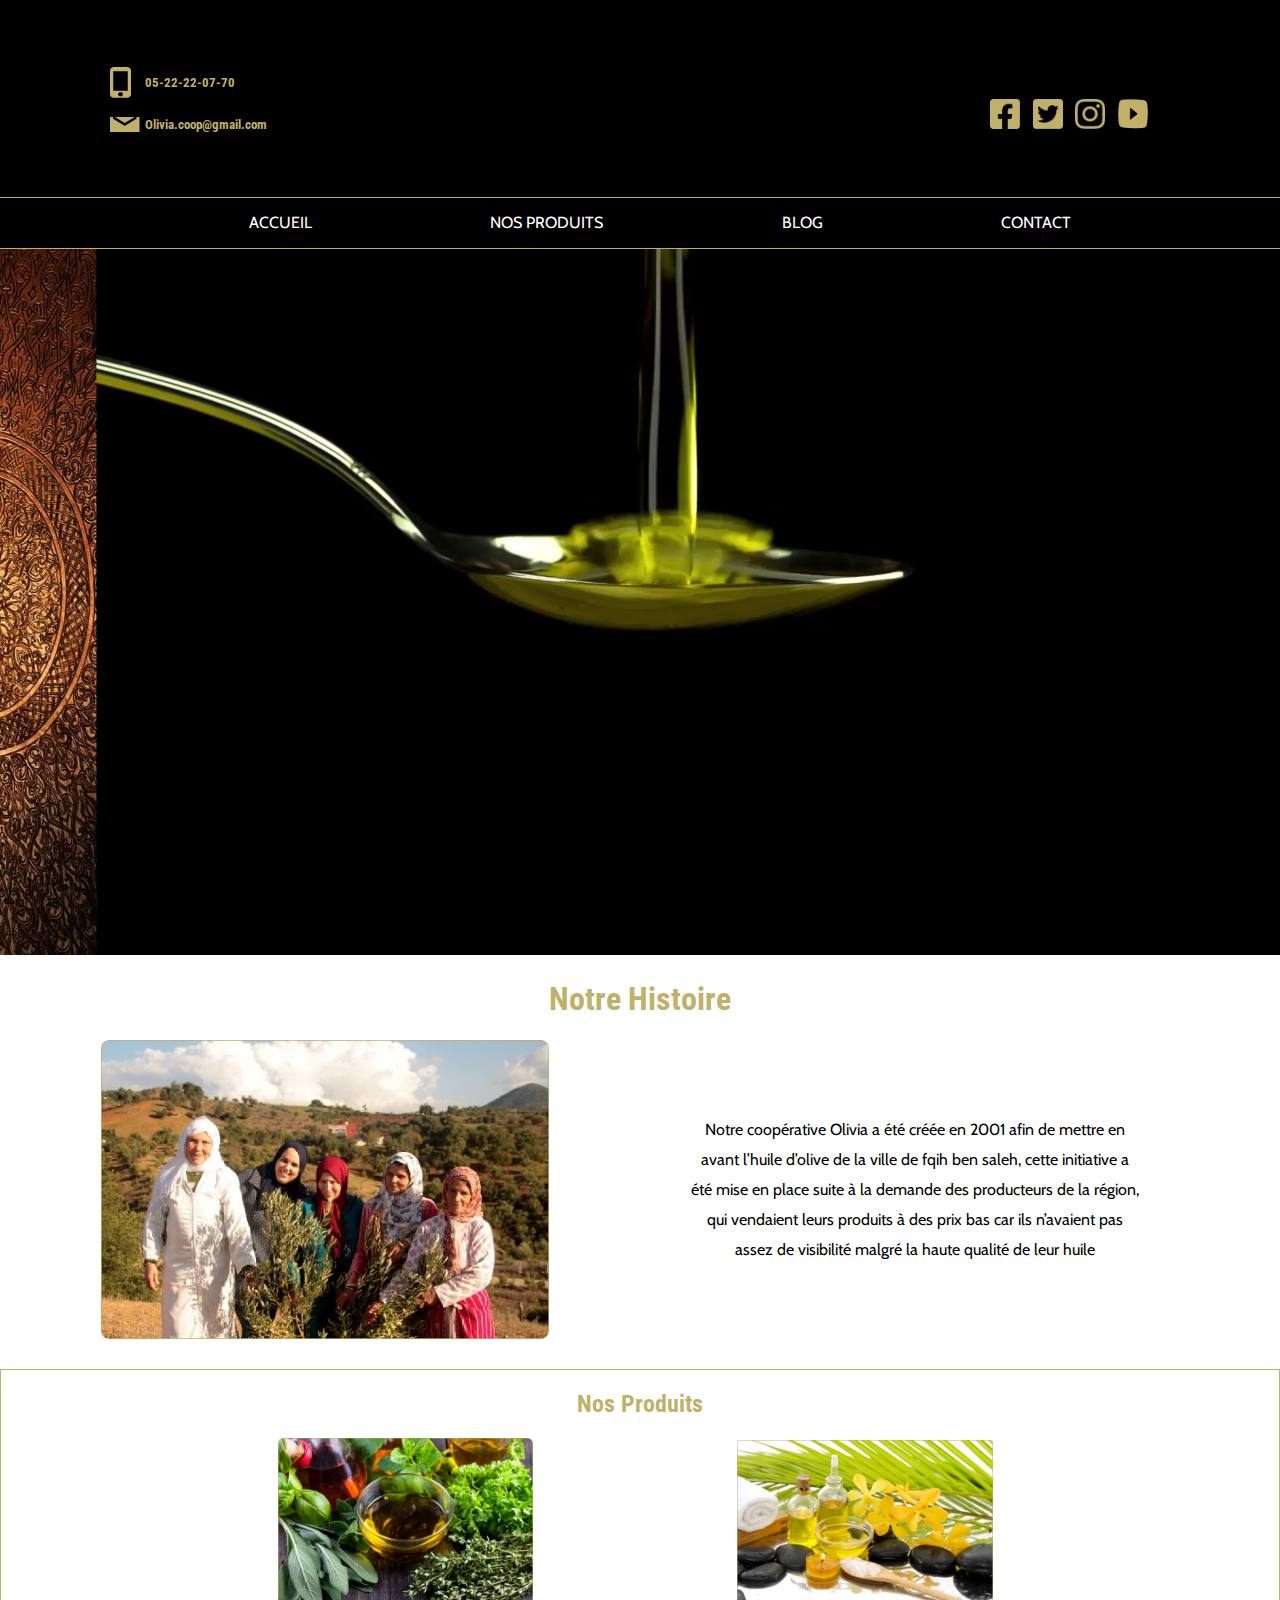
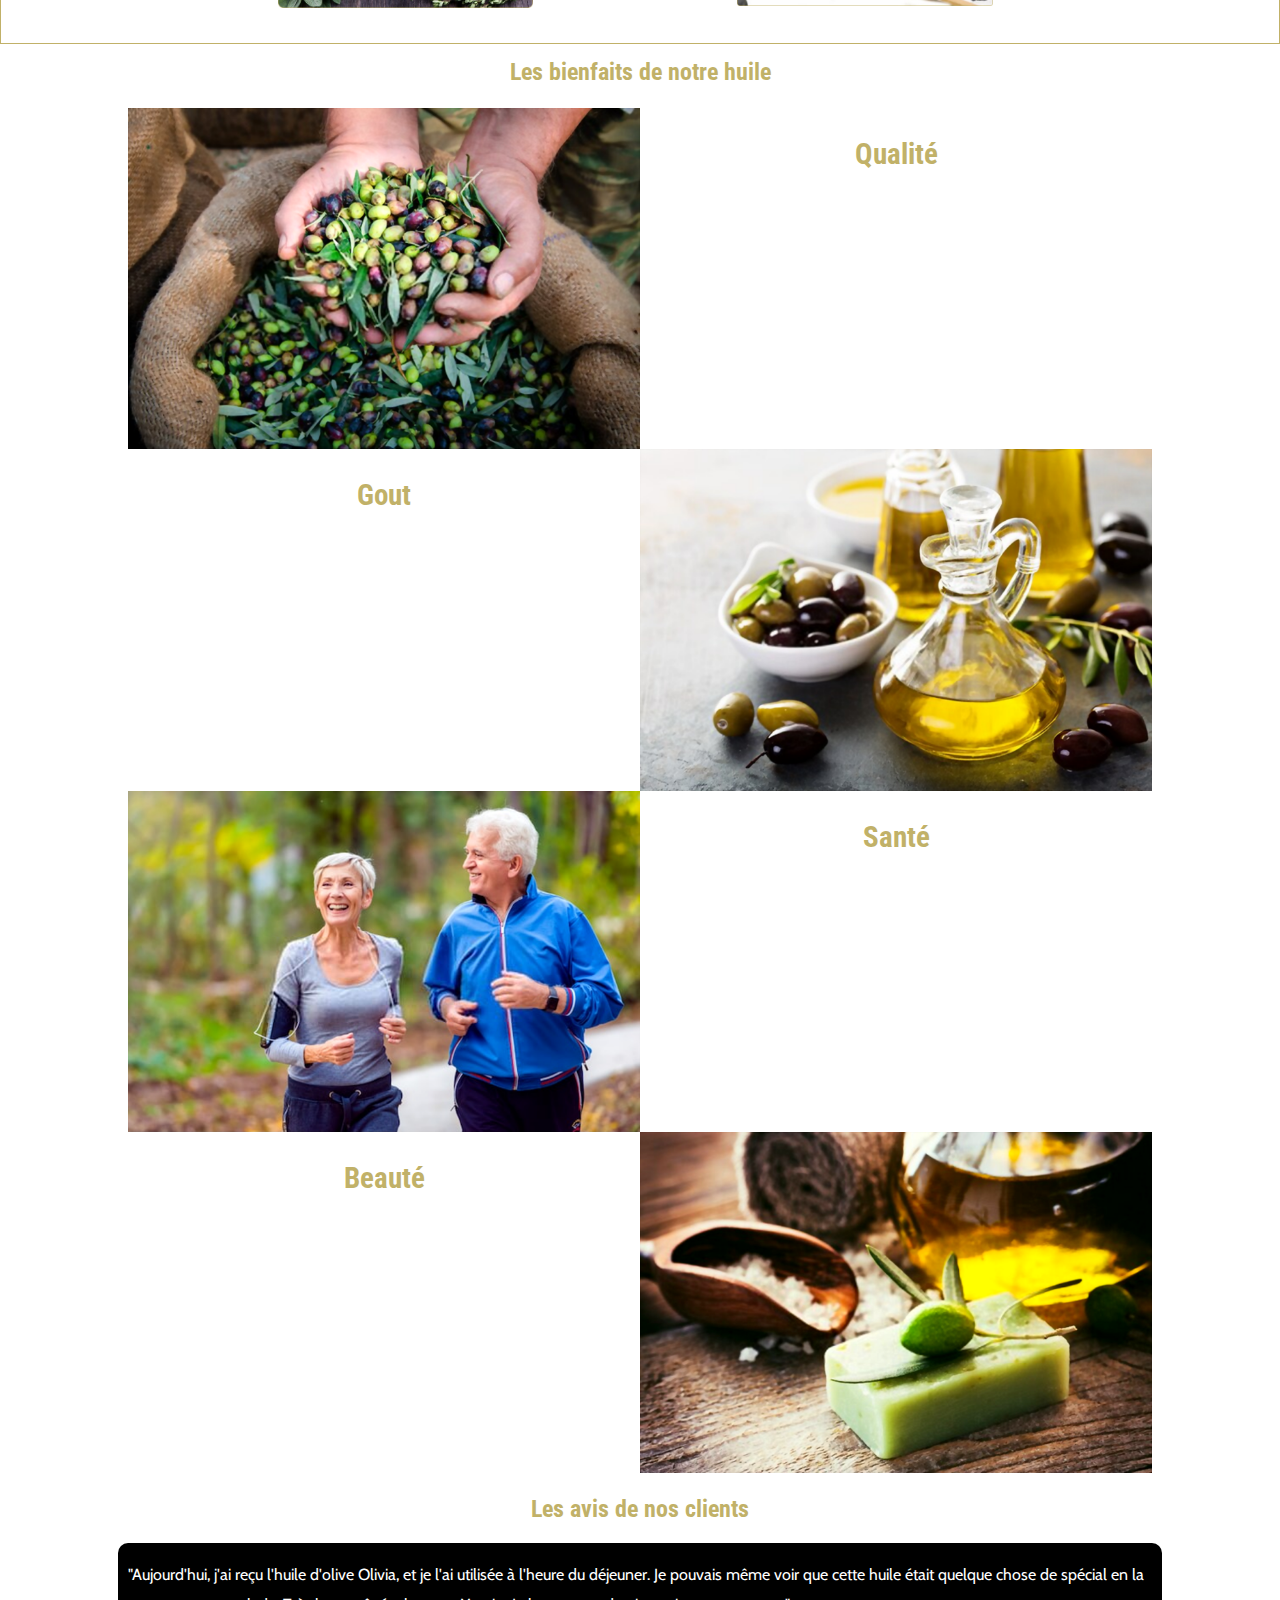
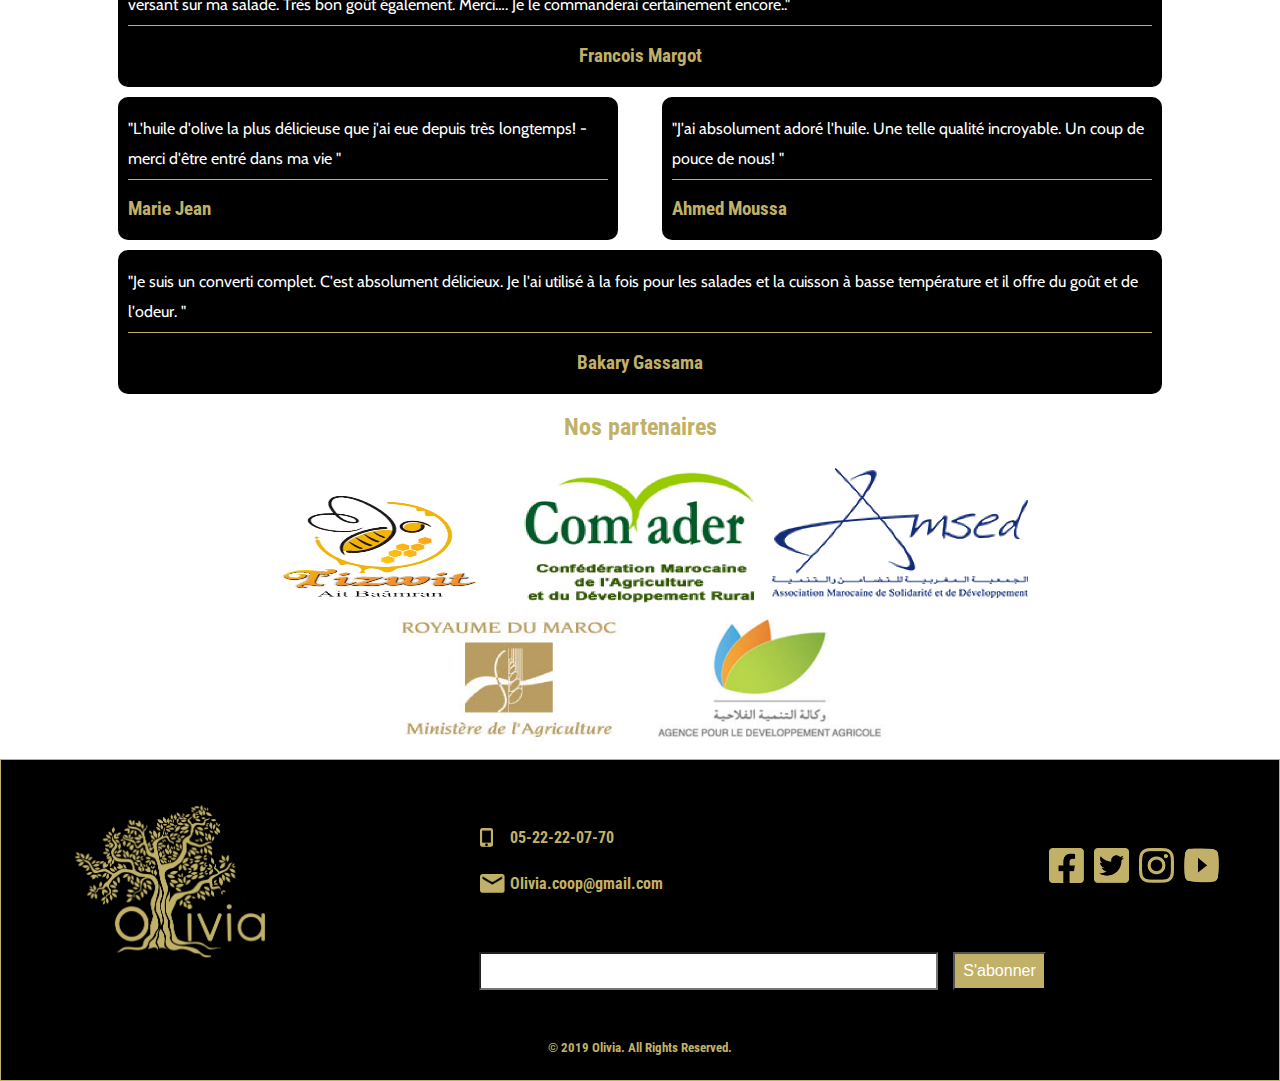
<file: Desktop/Done Olivia/index.html>
<!DOCTYPE html>
<html lang="en">

<head>
    <meta charset="UTF-8">
    <meta name="viewport" content="width=device-width, initial-scale=1.0">
    <title>Accueil</title>
    <link rel="stylesheet" href="style.css">
    <link rel="shortcut icon" href="images/ms-icon-310x310.png">
</head>

<body>
    <div class="wrapper">
        <header>
            <div class="header-content">
                <div class="contact">
                    <h5 class="phone">05-22-22-07-70</h5>
                    <h5 class="mail">Olivia.coop@gmail.com</h5>
                </div>
                <img src="images/olivia.png" alt="logo" class="logo">
                <div class="social">
                    <img src="images/Icon_awesome-facebook-square2x.png" alt="">
                    <img src="images/Icon_awesome-twitter-square2x.png" alt="">
                    <img src="images/Icon_awesome-instagram2x.png" alt="">
                    <img src="images/Icon_simple-youtube2x.png" alt="">
                </div>
            </div>
            <nav class="mobile-nav">
                <span>MENU</span>
                <div class="burger">
                    <div class="line1"></div>
                    <div class="line2"></div>
                    <div class="line3"></div>
                </div>
                <ul class="links">

                    <li><a href="index.html">ACCUEIL</a></li>
                    <li><a href="#!">NOS PRODUITS</a>
                        <div class="sub">
                            <ul>
                                <li><a href="Olivia-alim/alimentaire.html" class="alim">Alimentaires</a></li>
                                <li><a href="Olivia-Cosmi/cosmetique.html" class="cosm">Cosmetiques</a></li>
                            </ul>
                        </div>
                    </li>
                    <li><a href="Blog/index.html">BLOG</a></li>
                    <li><a href="contact/index.html">CONTACT</a></li>

                </ul>
            </nav>
            <nav id="navbar">
                <img src="images/olivia.png" alt="logo">
                <ul class="links">

                    <li><a href="index.html">ACCUEIL</a></li>
                    <li><a href="#!">NOS PRODUITS</a>
                        <div class="sub">
                            <ul>
                                <li><a href="Olivia-alim/alimentaire.html" class="alim">Alimentaires</a></li>
                                <li><a href="Olivia-Cosmi/cosmetique.html" class="cosm">Cosmetiques</a></li>
                            </ul>
                        </div>
                    </li>

                    <li><a href="Blog/index.html">BLOG</a></li>
                    <li><a href="contact/index.html">CONTACT</a></li>

                </ul>
            </nav>

        </header>
        <video autoplay loop muted>
            <source src="images/virgin-olive-oil-gold-min.mp4" type="video/mp4">
        </video>
        <section class="story">
            <h1>Notre Histoire</h1>
            <div class="history">
                <img src="images/Femmes-Du-Rif02-copy@2x.png" alt="">
                <p>Notre coopérative Olivia a été créée en 2001 afin de mettre en avant l’huile d’olive de la ville de
                    fqih ben saleh, cette initiative a été mise en place suite à la demande des producteurs de la
                    région, qui vendaient leurs produits à des prix bas car ils n’avaient pas assez de visibilité malgré
                    la haute qualité de leur huile</p>
            </div>
        </section>
        <section class="products">
            <h2>Nos Produits</h2>
            <div class="productype">
                <img src="images/Alimentaire.png" alt="">
                <button class="alimen"> <a href="Olivia-alim/alimentaire.html">Alimentaires</a> </button>
                <img src="images/cosmetique1.png" alt="">
                <button class="cosmet"><a href="Olivia-Cosmi/cosmetique.html">Cosmetiques</a></button>
            </div>
        </section>
        <section>
            <h2>Les bienfaits de notre huile</h2>
            <div class="benefits">
                <div class="quality">
                    <img src="images/quality.png" alt="">
                    <div>
                        <h3>Qualité</h3>
                        <p>Notre huile est extraite de la meilleure qualité d’olive dans la région, elle est récoltée soigneusement et passe par plusieurs tests afin de garantir la meilleure qualité d’huile d’olive au consommateur.</p>
                    </div>
                </div>
                <div class="taste">
                    <img src="images/taste.png" alt="">
                    <div>
                        <h3>Gout</h3>
                        <p>Notre huile d’olive a un gout excellent, elle peut être mangée seule avec du pain, dans des salades ou utilisée dans la cuisine pour ajouter une belle saveur à vos plats.</p>
                    </div>
                </div>
                <div class="health">
                    <img src="images/health.png" alt="">
                    <div>
                        <h3>Santé</h3>
                        <p>Riche en polyphénols(250mg/kg), notre huile d’olive a des bienfaits pour votre santé, et préserve votre jeunesse.</p>
                    </div>
                </div>
                <div class="cosmetics">
                    <img src="images/cosmetics.png" alt="">
                    <div>
                        <h3>Beauté</h3>
                        <p>Les produits cosmétiques fabriqués avec notre huile sont 100% naturelles, bonnes pour les peaux sensibles, et a un effet antirides exceptionnel.</p>
                    </div>
                </div>
            </div>
        </section>

        <section class="testimonials">
            <h2>Les avis de nos clients</h2>
            <div class="big">
                <p>"Aujourd'hui, j'ai reçu l'huile d'olive Olivia, et je l'ai utilisée à l'heure du déjeuner. Je pouvais même voir que cette huile était quelque chose de spécial en la versant sur ma salade. Très bon goût également. Merci…. Je le commanderai certainement encore.."</p>
                <h3>Francois Margot</h3>
            </div>
            <div class="small">
                <div>
                    <p>"L'huile d'olive la plus délicieuse que j'ai eue depuis très longtemps! - merci d'être entré dans ma vie "</p>
                    <h3>Marie Jean</h3>
                </div>
                <div>
                    <p>"J'ai absolument adoré l'huile. Une telle qualité incroyable. Un coup de pouce de nous! "</p>
                    <h3>Ahmed Moussa</h3>
                </div>
            </div>
            <div class="big">
                <p>"Je suis un converti complet. C'est absolument délicieux. Je l'ai utilisé à la fois pour les salades et la cuisson à basse température et il offre du goût et de l'odeur. "</p>
                <h3>Bakary Gassama </h3>
            </div>
        </section>
        <section class="partners">
            <h2>Nos partenaires</h2>
            <div class="deskpart">
                <div class="firstrow">
                    <img src="images/logofinal.png" alt="" class="tizwit">
                    <img src="images/comader_1@2x.png" alt="">
                    <img src="images/amsed-header-logo-3.png" alt="">
                </div>
                <div class="secondrow">
                    <img src="images/logo_Ministry@2x.png" alt="">
                    <img src="images/logo_ADA.png" alt="">
                </div>
            </div>
        </section>
        <footer>

            <div class="footer-content">
                <img src="images/olivia.png" alt="">
                <div class="contactfoot">
                    <h6 class="phonefoot">05-22-22-07-70</h6>
                    <h6 class="mailfoot">Olivia.coop@gmail.com</h6>
                </div>

                <div class="socialfoot">
                    <img src="images/Icon_awesome-facebook-square2x.png" alt="">
                    <img src="images/Icon_awesome-twitter-square2x.png" alt="">
                    <img src="images/Icon_awesome-instagram2x.png" alt="">
                    <img src="images/Icon_simple-youtube2x.png" alt="">
                </div>

            </div>
            <form action="get">
                <input type="email" class="email">
                <input type="submit" value="S'abonner" class="btn">
            </form>
            <h5>© 2019 Olivia. All Rights Reserved.

                
            </h5>
        </footer>
    </div>

    <script src="app.js"></script>
</body>

</html>
</file>
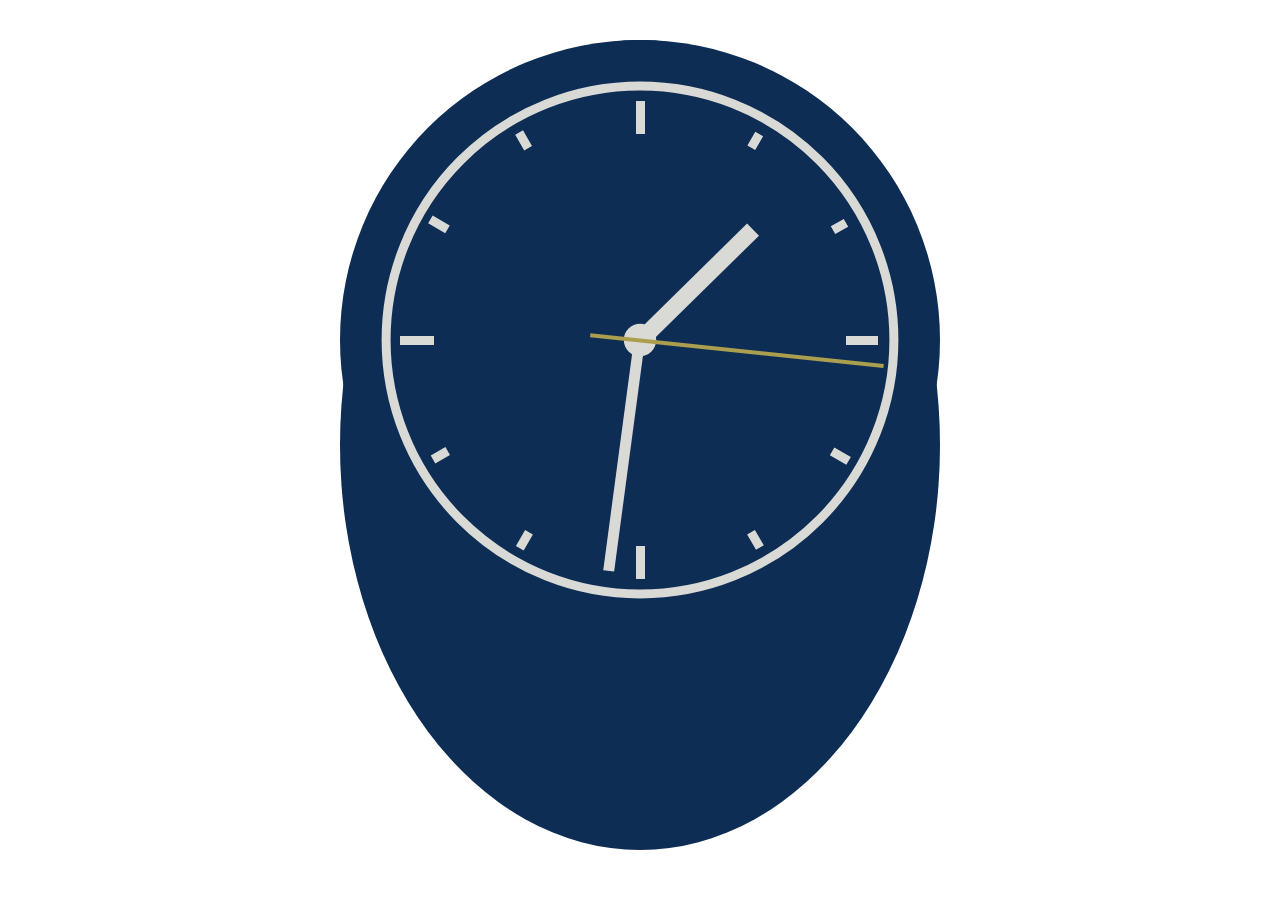
<file: Desktop/Horlog Training/index.html>
<!DOCTYPE html>
<html lang="en-US">

<head>
    <meta charset="UTF-8">
    <meta name="viewport" content="width=device-width, initial-scale=1">
    <title>A Digital Analog Clock</title>
    <link rel="stylesheet" href="style.css" type="text/css" media="all">
    <script src="script.js" defer></script>
</head>

<body>
    <main class="main">
        <div class="clockbox">
            <svg id="clock" xmlns="http://www.w3.org/2000/svg" width="600" height="600" viewBox="0 0 600 600">
                <g id="face">
                    <circle class="circle" cx="300" cy="300" r="253.9" />
                    <path class="hour-marks"
                        d="M300.5 94V61M506 300.5h32M300.5 506v33M94 300.5H60M411.3 107.8l7.9-13.8M493 190.2l13-7.4M492.1 411.4l16.5 9.5M411 492.3l8.9 15.3M189 492.3l-9.2 15.9M107.7 411L93 419.5M107.5 189.3l-17.1-9.9M188.1 108.2l-9-15.6" />
                    <circle class="mid-circle" cx="300" cy="300" r="16.2" />
                </g>
                <g id="hour">
                    <path class="hour-arm" d="M300.5 298V142" />
                    <circle class="sizing-box" cx="300" cy="300" r="253.9" />
                </g>
                <g id="minute">
                    <path class="minute-arm" d="M300.5 298V67" />
                    <circle class="sizing-box" cx="300" cy="300" r="253.9" />
                </g>
                <g id="second">
                    <path class="second-arm" d="M300.5 350V55" />
                    <circle class="sizing-box" cx="300" cy="300" r="253.9" />
                </g>
            </svg>
        </div><!-- .clockbox -->
        
    </main>

</body>

</html>
</file>
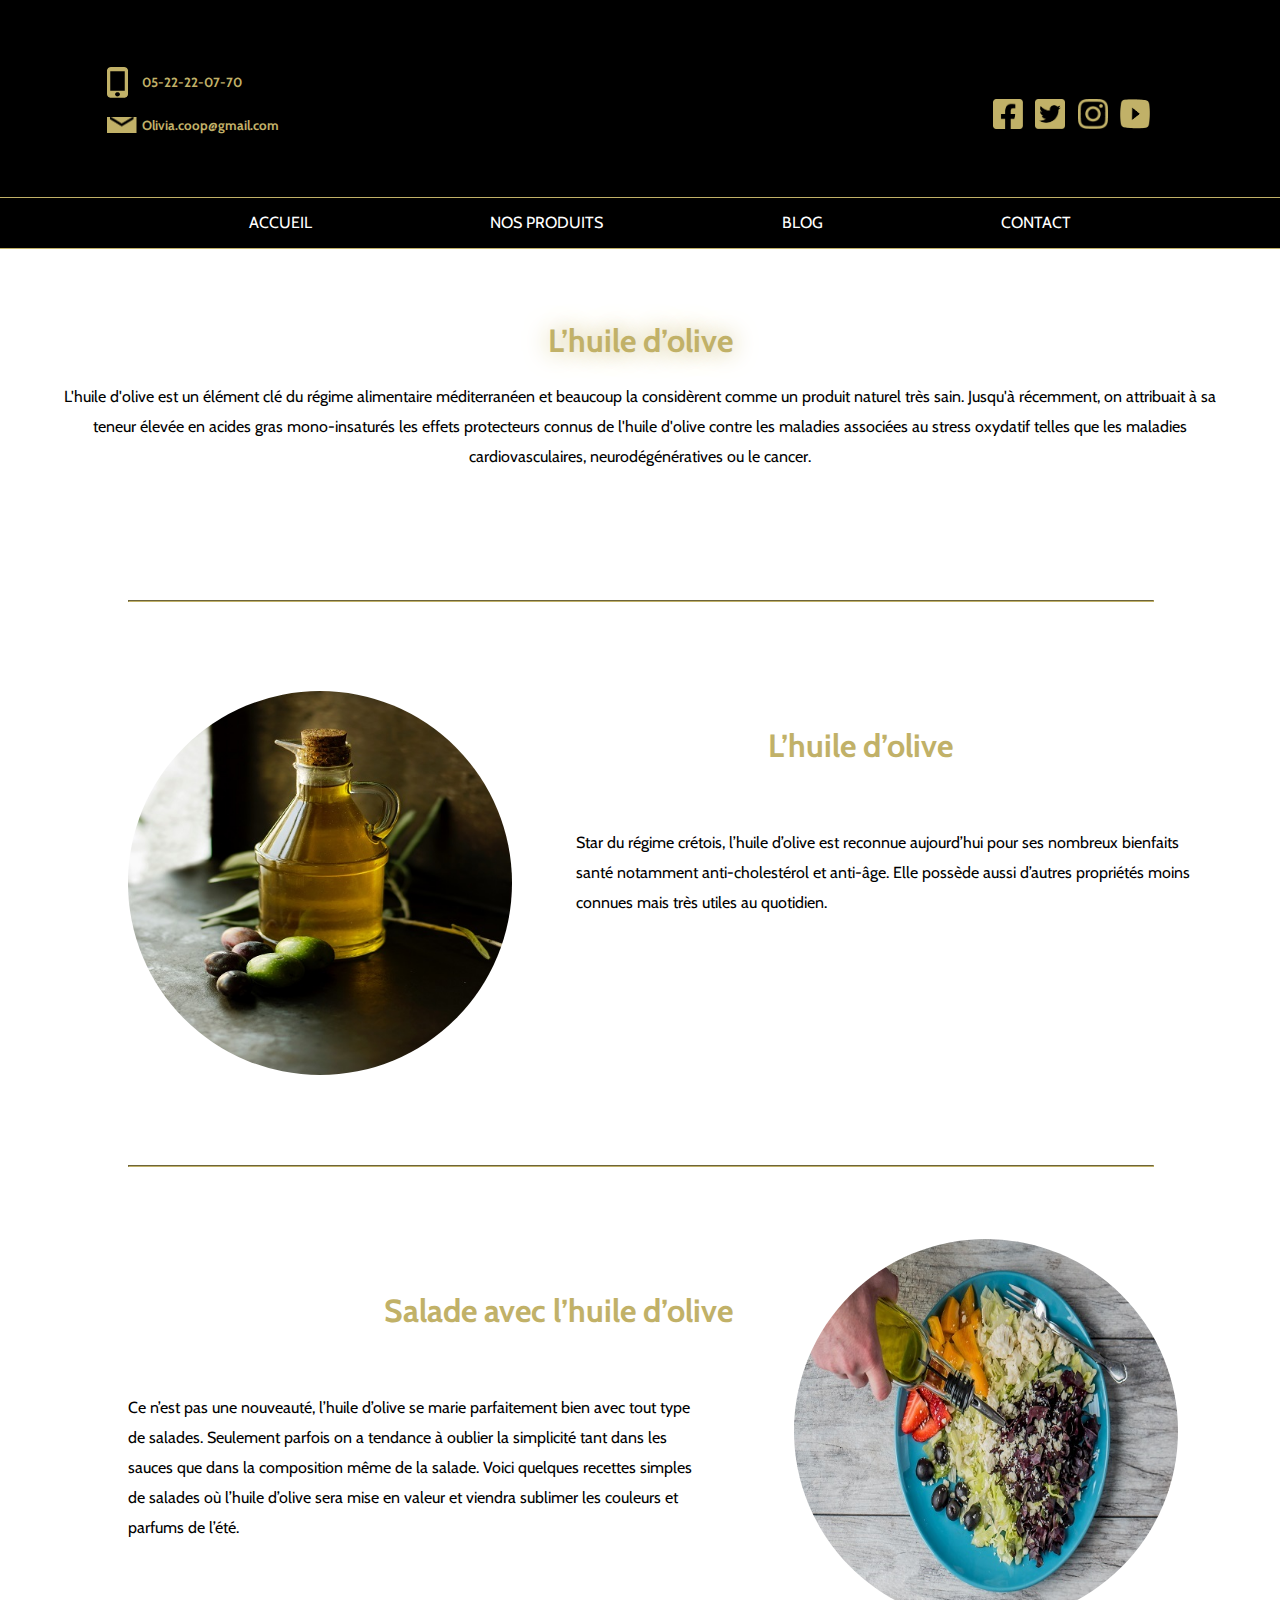
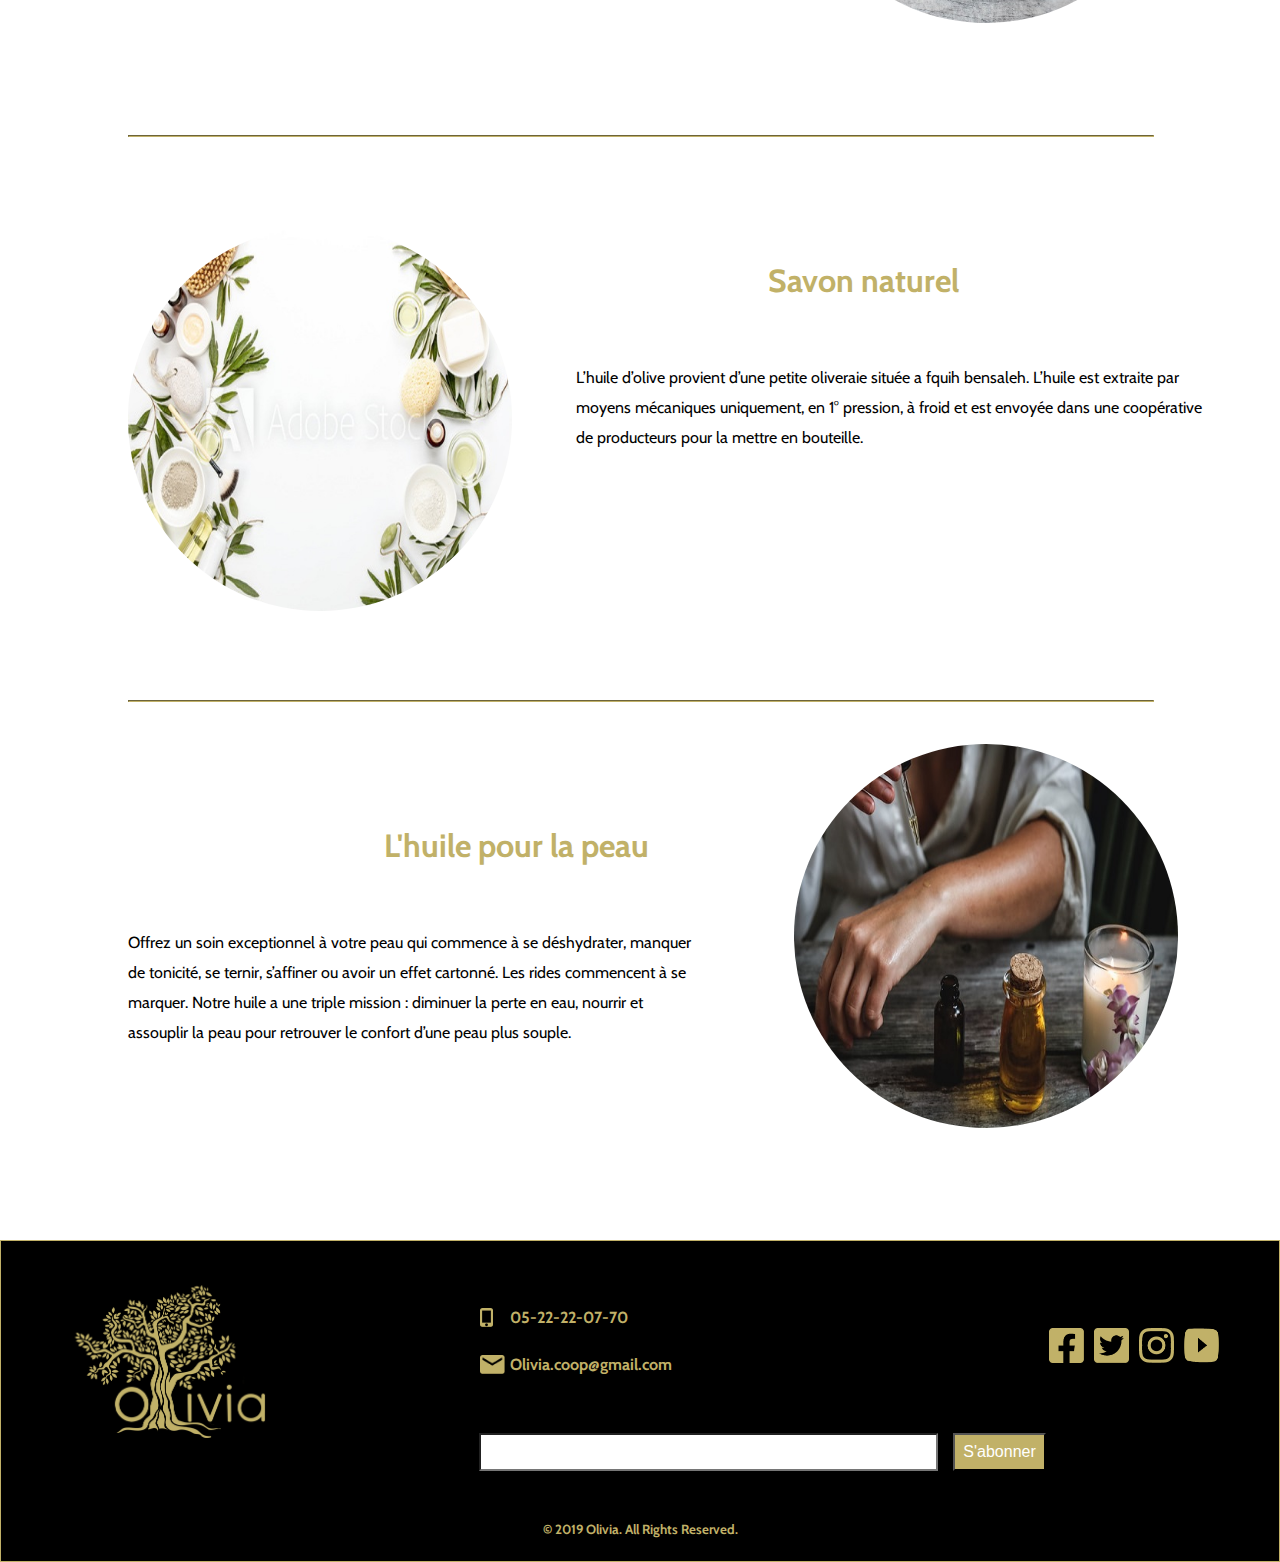
<file: Desktop/Done Olivia/Blog/index.html>
<!DOCTYPE html>
<html lang="en">

<head>
    <meta charset="UTF-8">
    <meta name="viewport" content="width=device-width, initial-scale=1.0">
    <title>Blog</title>
    <link rel="stylesheet" href="style.css">
    <link rel="shortcut icon" href="images/ms-icon-310x310.png">
</head>

<body>
    <div class="wrapper">
        <header>
            <div class="header-content">
                <div class="contact">
                    <h5 class="phone">05-22-22-07-70</h5>
                    <h5 class="mail">Olivia.coop@gmail.com</h5>
                </div>
                <img src="images/olivia.png" alt="logo" class="logo">
                <div class="social">
                    <img src="images/Icon_awesome-facebook-square2x.png" alt="">
                    <img src="images/Icon_awesome-twitter-square2x.png" alt="">
                    <img src="images/Icon_awesome-instagram2x.png" alt="">
                    <img src="images/Icon_simple-youtube2x.png" alt="">
                </div>
            </div>
            <nav class="mobile-nav">
                <span>MENU</span>
                <div class="burger">
                    <div class="line1"></div>
                    <div class="line2"></div>
                    <div class="line3"></div>
                </div>
                <ul class="links">

                    <li><a href="../index.html">ACCUEIL</a></li>
                    <li><a href="#!">NOS PRODUITS</a>
                        <div class="sub">
                            <ul>
                                <li><a href="../Olivia-alim/alimentaire.html" class="alim">Alimentaires</a></li>
                                <li><a href="../Olivia-Cosmi/cosmetique.html" class="cosm">Cosmetiques</a></li>
                            </ul>
                        </div>
                    </li>
                    <li><a href="index.html">BLOG</a></li>
                    <li><a href="../contact/index.html">CONTACT</a></li>

                </ul>
            </nav>
            <nav id="navbar">
                <img src="images/olivia.png" alt="logo">
                <ul class="links">

                    <li><a href="../index.html">ACCUEIL</a></li>
                    <li><a href="#!">NOS PRODUITS</a>
                        <div class="sub">
                            <ul>
                                <li><a href="../Olivia-alim/alimentaire.html" class="alim">Alimentaires</a></li>
                                <li><a href="../Olivia-Cosmi/cosmetique.html" class="cosm">Cosmetiques</a></li>
                            </ul>
                        </div>
                    </li>

                    <li><a href="index.html">BLOG</a></li>
                    <li><a href="../contact/index.html">CONTACT</a></li>

                </ul>
            </nav>

        </header>


        <!--first section-->
    <div class=""></div>    
    <div class="container">
        <div class="first-section">
        <h1 class="title">L’huile d’olive</h1>
        <p class="text thumbnail">L'huile d'olive est un élément clé du régime alimentaire méditerranéen et beaucoup la considèrent comme un produit naturel très sain. Jusqu'à récemment, on attribuait à sa teneur élevée en acides gras mono-insaturés les effets protecteurs connus de l'huile d'olive contre les maladies associées au stress oxydatif telles que les maladies cardiovasculaires, neurodégénératives ou le cancer.</p>
        </div>
        <hr class="ligne">
        <!--second section-->
        <div class="sectionProduit1">
            <div class="the-section">
                <div class="first-img"><img class="imageproduit" src="image/r-sorge.jpg" alt=""></div>
                <div class="first-title">
                    <h1>L’huile d’olive</h1> 
                </div> 
                <div class="first-text">        
                    <p> Star du régime crétois, l’huile d’olive est reconnue aujourd’hui pour ses nombreux bienfaits santé notamment anti-cholestérol et anti-âge. Elle possède aussi d’autres propriétés moins connues mais très utiles au quotidien. </p>
                </div>
             </div>    
        
        <hr class="ligne lignenone">
        <!--third section-->
        <div class="the-section">
            <div class="second-img">
                <img class="imageproduit imagetablet" src="image/jessica-lewis.jpg" alt="">
            </div>
            <div class="second-title">
                <h1>Salade avec l’huile d’olive</h1> 
            </div>  
            <div class="second-text">   
                <p> Ce n’est pas une nouveauté, l’huile d’olive se marie parfaitement bien avec tout type de salades. Seulement parfois on a tendance à oublier la simplicité tant dans les sauces que dans la composition même de la salade. Voici quelques recettes simples de salades où l’huile d’olive sera mise en valeur et viendra sublimer les couleurs et parfums de l’été. </p>
            </div>
            <div class="second-img">
                <img class="imageproduit second-img imagedesktop" src="image/jessica-lewis.jpg" alt="">
            </div>
    </div>
        </div>
        
      <hr class="ligne">
      <!--firth section-->
      <div class="sectionProduit2">
      <div class="the-section">
        <div class="first-img"><img class="imageproduit" src="image/500_F.jpg" alt=""></div>
            <div class="first-title">
                <h1 >Savon naturel</h1>  
              </div>
             <div class="first-text">
               <p > L’huile d’olive provient d’une petite oliveraie située a fquih bensaleh. L’huile est extraite par moyens mécaniques uniquement, en 1° pression, à froid et est envoyée dans une coopérative de producteurs pour la mettre en bouteille. </p>
             </div>
            
    </div>
        
       <hr class="ligne lignenone">
        <!--fived section-->
        <div class="the-section">
            <div class="second-img">
                <img class="imageproduit imagetablet" src="image/photo.jpg" alt="">
            </div>
            <div class="second-title">
                <h1>L'huile pour la peau</h1> 
            </div>  
            <div class="second-text">   
                <p> Offrez un soin exceptionnel à votre peau qui commence à se déshydrater, manquer de tonicité, se ternir, s’affiner ou avoir un effet cartonné. Les rides commencent à se marquer. Notre huile a une triple mission : diminuer la perte en eau, nourrir et assouplir la peau pour retrouver le confort d’une peau plus souple. </p>
            </div>
            <div class="second-img">
                <img class="imageproduit imagedesktop" src="image/photo.jpg" alt="">
            </div>
        </div>  
        </div> 
    </div>
</div>
        <footer>
            
            <div class="footer-content">
                <img src="images/olivia.png" alt="image">
                <div class="contactfoot">
                    <h6 class="phonefoot">05-22-22-07-70</h6>
                    <h6 class="mailfoot">Olivia.coop@gmail.com</h6>
                </div>
                
                <div class="socialfoot">
                    <img src="images/Icon_awesome-facebook-square2x.png" alt="">
                    <img src="images/Icon_awesome-twitter-square2x.png" alt="">
                    <img src="images/Icon_awesome-instagram2x.png" alt="">
                    <img src="images/Icon_simple-youtube2x.png" alt="">
                </div>
                
            </div>
            <form action="get">
            <input type="email" class="email">
            <input type="submit" value="S'abonner" class="btn">
            </form>
            <h5>© 2019 Olivia.  All Rights Reserved.

            </h5>
        </footer>
    

    <script src="app.js"></script>
</body>

</html>
</file>
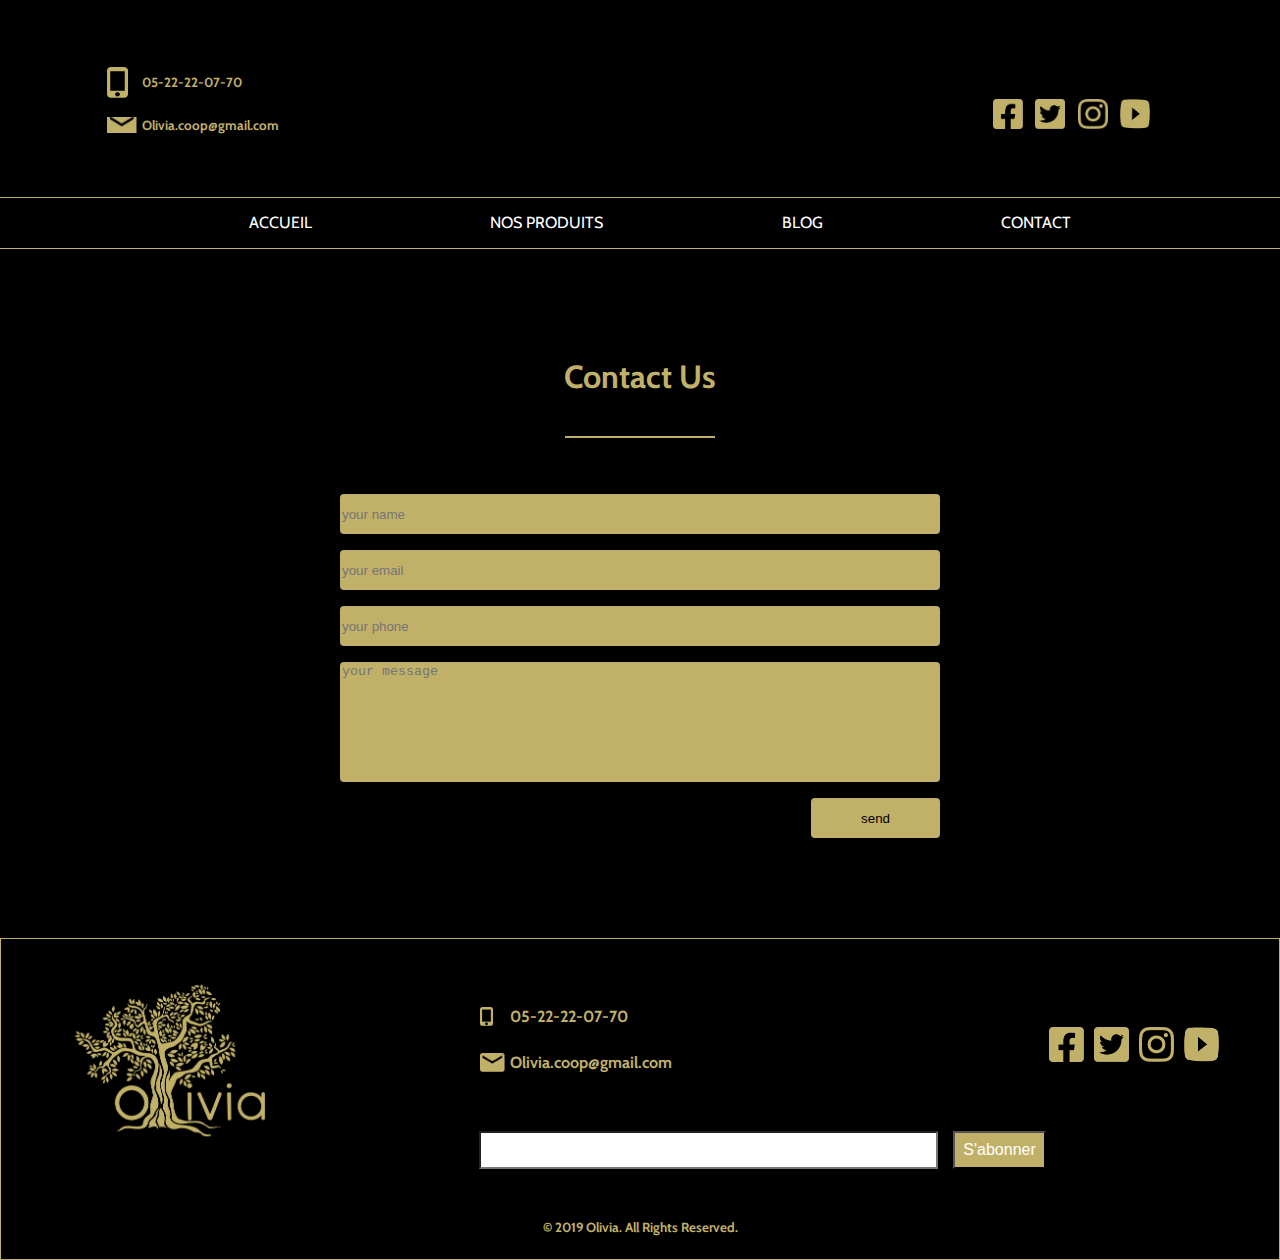
<file: Desktop/Done Olivia/contact/index.html>
<!DOCTYPE html>
<html lang="en">

<head>
    <meta charset="UTF-8">
    <meta name="viewport" content="width=device-width, initial-scale=1.0">
    <title>Contact</title>
    <link rel="stylesheet" href="style.css">
    <link rel="shortcut icon" href="images/ms-icon-310x310.png">
</head>

<body>
    <div class="wrapper">
        <header>
            <div class="header-content">
                <div class="contact">
                    <h5 class="phone">05-22-22-07-70</h5>
                    <h5 class="mail">Olivia.coop@gmail.com</h5>
                </div>
                <img src="images/olivia.png" alt="logo" class="logo">
                <div class="social">
                    <img src="images/Icon_awesome-facebook-square2x.png" alt="">
                    <img src="images/Icon_awesome-twitter-square2x.png" alt="">
                    <img src="images/Icon_awesome-instagram2x.png" alt="">
                    <img src="images/Icon_simple-youtube2x.png" alt="">
                </div>
            </div>
            <nav class="mobile-nav">
                <span>MENU</span>
                <div class="burger">
                    <div class="line1"></div>
                    <div class="line2"></div>
                    <div class="line3"></div>
                </div>
                <ul class="links">

                    <li><a href="../index.html">ACCUEIL</a></li>
                    <li><a href="#!">NOS PRODUITS</a>
                        <div class="sub">
                            <ul>
                                <li><a href="../Olivia-alim/alimentaire.html" class="alim">Alimentaires</a></li>
                                <li><a href="../Olivia-Cosmi/cosmetique.html" class="cosm">Cosmetiques</a></li>
                            </ul>
                        </div>
                    </li>
                    <li><a href="../Blog/index.html">BLOG</a></li>
                    <li><a href="index.html">CONTACT</a></li>

                </ul>
            </nav>
            <nav id="navbar">
                <img src="images/olivia.png" alt="logo">
                <ul class="links">

                    <li><a href="../index.html">ACCUEIL</a></li>
                    <li><a href="#!">NOS PRODUITS</a>
                        <div class="sub">
                            <ul>
                                <li><a href="../Olivia-alim/alimentaire.html" class="alim">Alimentaires</a></li>
                                <li><a href="../Olivia-Cosmi/cosmetique.html" class="cosm">Cosmetiques</a></li>
                            </ul>
                        </div>
                    </li>

                    <li><a href="../Blog/index.html">BLOG</a></li>
                    <li><a href="index.html">CONTACT</a></li>

                </ul>
            </nav>

        </header>

        <div class="contact-section">
            <h1>Contact Us</h1>
            <div class="border"></div>
            <form class="contact-form" action="index.html" method="post">
              <input type="text" class="contact-form-text" placeholder="your name">
              <input type="email" class="contact-form-text" placeholder="your email">
              <input type="text" class="contact-form-text" placeholder="your phone">
              <textarea class="contact-form-text" placeholder="your message"></textarea>
              <input type="submit" class="contact-form-btn" value="send">
            </form>
        </div>
       
        <footer>
            
            <div class="footer-content">
                <img src="images/olivia.png" alt="">
                <div class="contactfoot">
                    <h6 class="phonefoot">05-22-22-07-70</h6>
                    <h6 class="mailfoot">Olivia.coop@gmail.com</h6>
                </div>
                
                <div class="socialfoot">
                    <img src="images/Icon_awesome-facebook-square2x.png" alt="">
                    <img src="images/Icon_awesome-twitter-square2x.png" alt="">
                    <img src="images/Icon_awesome-instagram2x.png" alt="">
                    <img src="images/Icon_simple-youtube2x.png" alt="">
                </div>
                
            </div>
            <form class="form" action="get">
            <input type="email" class="email">
            <input type="submit" value="S'abonner" class="btn">
            </form>
            <h5>© 2019 Olivia.  All Rights Reserved.

            </h5>
        </footer>
    </div>

    <script src="app.js"></script>
</body>

</html>
</file>
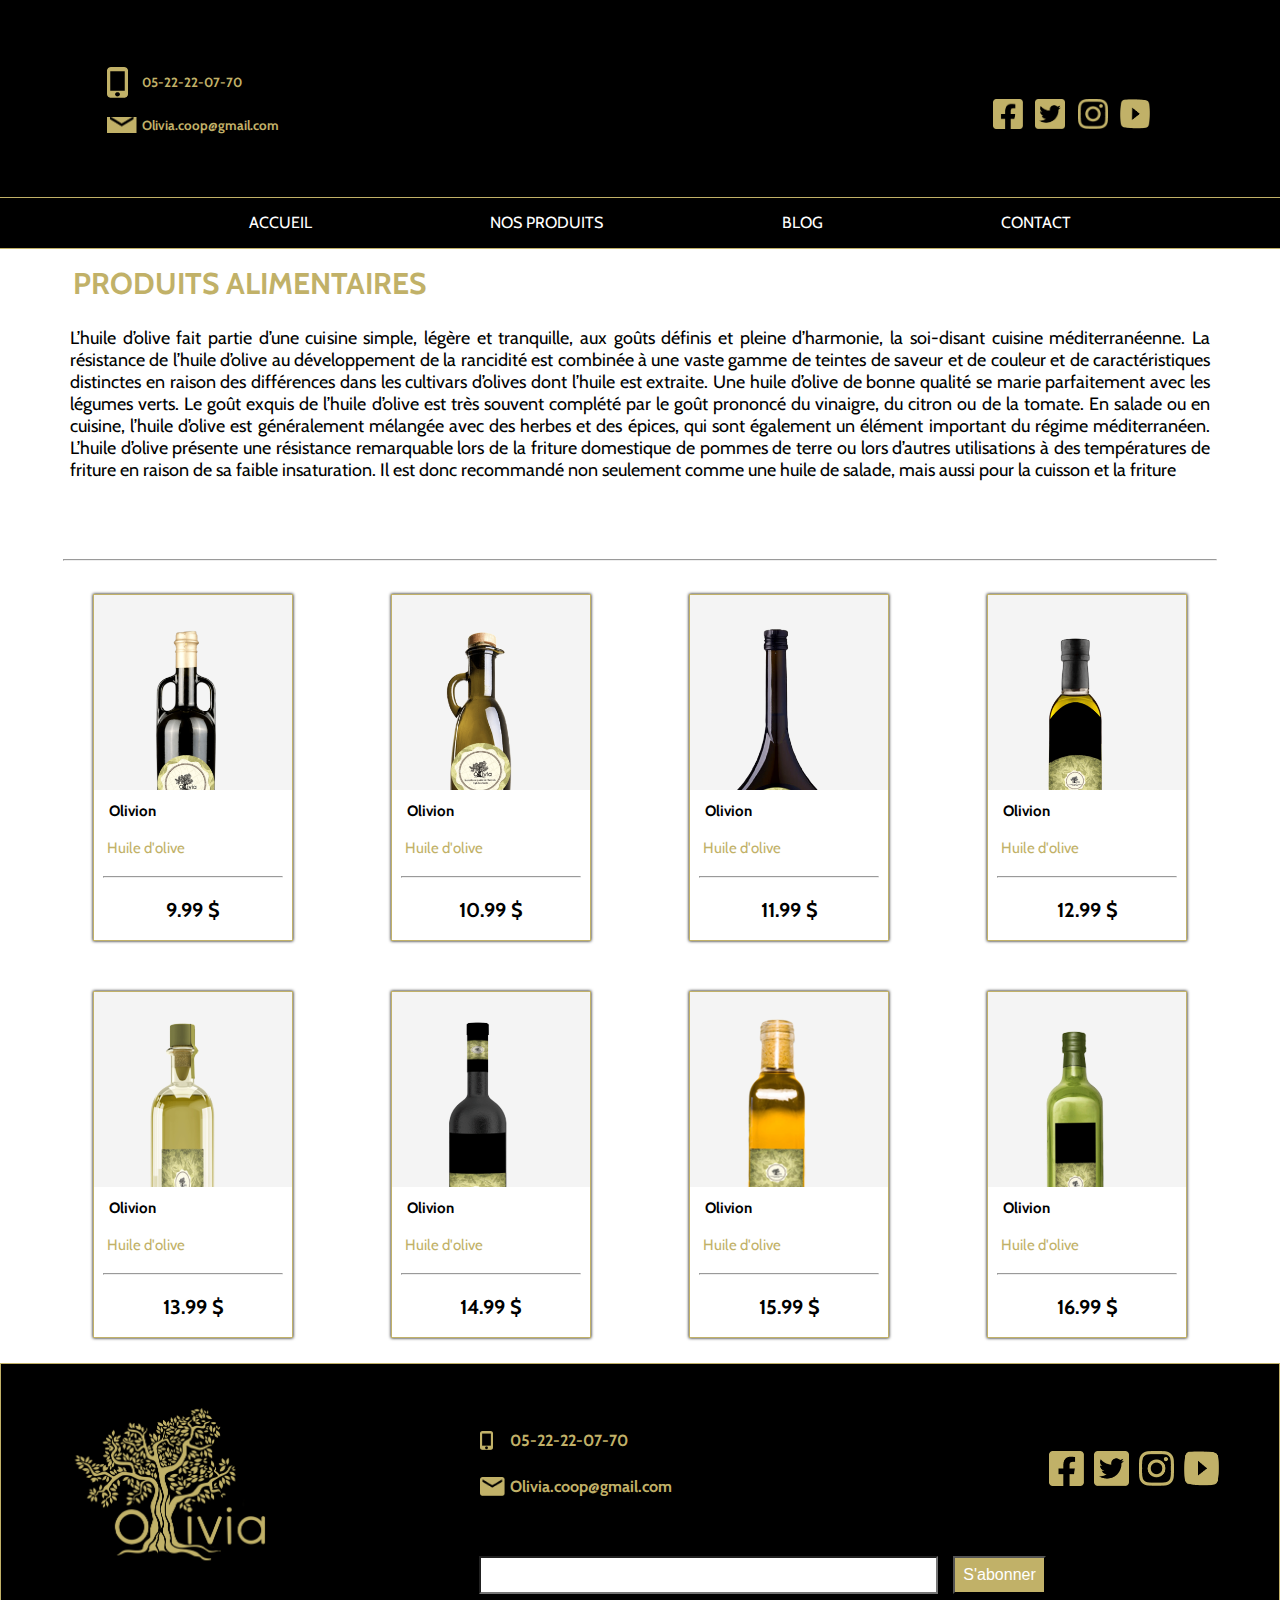
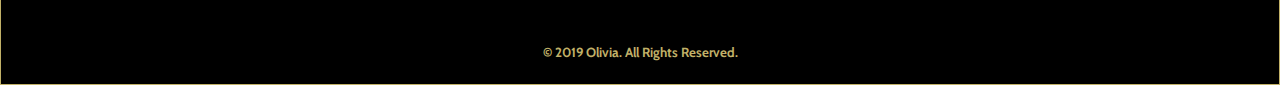
<file: Desktop/Done Olivia/Olivia-alim/alimentaire.html>
<!DOCTYPE html>
<html lang="en">

<head>
    <meta charset="UTF-8">
    <meta name="viewport" content="width=device-width, initial-scale=1.0">
    <title>Alimentaires</title>
    <link rel="stylesheet" href="style.css">
    <link rel="shortcut icon" href="images/ms-icon-310x310.png">
</head>

<body>
    <div class="wrapper">
        <header>
            <div class="header-content">
                <div class="contact">
                    <h5 class="phone">05-22-22-07-70</h5>
                    <h5 class="mail">Olivia.coop@gmail.com</h5>
                </div>
                <img src="images/olivia.png" alt="logo" class="logo">
                <div class="social">
                    <img src="images/Icon_awesome-facebook-square2x.png" alt="">
                    <img src="images/Icon_awesome-twitter-square2x.png" alt="">
                    <img src="images/Icon_awesome-instagram2x.png" alt="">
                    <img src="images/Icon_simple-youtube2x.png" alt="">
                </div>
            </div>
            <nav class="mobile-nav">
                <span>MENU</span>
                <div class="burger">
                    <div class="line1"></div>
                    <div class="line2"></div>
                    <div class="line3"></div>
                </div>
                <ul class="links">

                  <li><a href="../index.html">ACCUEIL</a></li>
                  <li><a href="#!">NOS PRODUITS</a>
                      <div class="sub">
                          <ul>
                              <li><a href="alimentaire.html" class="alim">Alimentaires</a></li>
                              <li><a href="../Olivia-Cosmi/cosmetique.html" class="cosm">Cosmetiques</a></li>
                          </ul>
                      </div>
                  </li>
                  <li><a href="../Blog/index.html">BLOG</a></li>
                  <li><a href="../contact/index.html">CONTACT</a></li>

              </ul>
          </nav>
          <nav id="navbar">
              <img src="images/olivia.png" alt="logo">
              <ul class="links">

                  <li><a href="../index.html">ACCUEIL</a></li>
                  <li><a href="#!">NOS PRODUITS</a>
                      <div class="sub">
                          <ul>
                              <li><a href="alimentaire.html" class="alim">Alimentaires</a></li>
                              <li><a href="../Olivia-Cosmi/cosmetique.html" class="cosm">Cosmetiques</a></li>
                          </ul>
                      </div>
                  </li>

                  <li><a href="../Blog/index.html">BLOG</a></li>
                  <li><a href="../contact/index.html">CONTACT</a></li>

              </ul>
          </nav>

        </header>
<section class="catalog">

  <div class="header">
    <h3>PRODUITS ALIMENTAIRES</h3>
    <p>L’huile d’olive fait partie d’une cuisine simple, légère et tranquille, aux goûts définis et pleine d’harmonie, la soi-disant cuisine méditerranéenne. La résistance de l’huile d’olive au développement de la rancidité est combinée à une vaste gamme de teintes de saveur et de couleur et de caractéristiques distinctes en raison des différences dans les cultivars d’olives dont l’huile est extraite. Une huile d’olive de bonne qualité se marie parfaitement avec les légumes verts. Le goût exquis de l’huile d’olive est très souvent complété par le goût prononcé du vinaigre, du citron ou de la tomate. En salade ou en cuisine, l’huile d’olive est généralement mélangée avec des herbes et des épices, qui sont également un élément important du régime méditerranéen. L’huile d’olive présente une résistance remarquable lors de la friture domestique de pommes de terre ou lors d’autres utilisations à des températures de friture en raison de sa faible insaturation. Il est donc recommandé non seulement comme une huile de salade, mais aussi pour la cuisson et la friture</p>
  </div>
  <hr>
  <div class="all">
    <div class="p-olive">
      <a href="sin-product/product1.html" target="_blank"><img class="p-img" src="img-alimentaire/olivia1.png"></a>
      <div class="info">
        <h2>Olivion</h2>
        <p>Huile d'olive</p>
        <hr>
        <h3 class="price">9.99 $</h3>
      </div>
    </div>
    <div class="p-olive">
      <a href="sin-product/product2.html" target="_blank"><img class="p-img" src="img-alimentaire/olivia2.png"></a>
      <div class="info">
        <h2>Olivion</h2>
        <p>Huile d'olive</p>
        <hr>
        <h3 class="price">10.99 $</h3>
      </div>
    </div>
    <div class="p-olive">
      <a href="sin-product/product3.html" target="_blank"><img class="p-img" src="img-alimentaire/olivia3.png"></a>
      <div class="info">
        <h2>Olivion</h2>
        <p>Huile d'olive</p>
        <hr>
        <h3 class="price">11.99 $</h3>
      </div>
    </div>
    <div class="p-olive">
      <a href="sin-product/product4.html" target="_blank"><img class="p-img" src="img-alimentaire/olivia4.png"></a>
      <div class="info">
        <h2>Olivion</h2>
        <p>Huile d'olive</p>
        <hr>
        <h3 class="price">12.99 $</h3>
      </div>
    </div>
  </div>
  <div class="all">
    <div class="p-olive">
      <a href="sin-product/product5.html" target="_blank"><img class="p-img" src="img-alimentaire/olivia5.png"></a>
      <div class="info">
        <h2>Olivion</h2>
        <p>Huile d'olive</p>
        <hr>
        <h3 class="price">13.99 $</h3>
      </div>
    </div>
    <div class="p-olive">
      <a href="sin-product/product6.html" target="_blank"><img class="p-img" src="img-alimentaire/olivia6.png"></a>
      <div class="info">
        <h2>Olivion</h2>
        <p>Huile d'olive</p>
        <hr>
        <h3 class="price">14.99 $</h3>
      </div>
    </div>
    <div class="p-olive">
      <a href="sin-product/product7.html" target="_blank"><img class="p-img" src="img-alimentaire/olivia7.png"></a>
      <div class="info">
        <h2>Olivion</h2>
        <p>Huile d'olive</p>
        <hr>
        <h3 class="price">15.99 $</h3>
      </div>
    </div>
    <div class="p-olive">
      <a href="sin-product/product8.html" target="_blank"><img class="p-img" src="img-alimentaire/olivia8.png"></a>
      <div class="info">
        <h2>Olivion</h2>
        <p>Huile d'olive</p>
        <hr>
        <h3 class="price">16.99 $</h3>
      </div>
    </div>
  </div>
</section>
       
        <footer>
            
            <div class="footer-content">
                <img src="images/olivia.png" alt="">
                <div class="contactfoot">
                    <h6 class="phonefoot">05-22-22-07-70</h6>
                    <h6 class="mailfoot">Olivia.coop@gmail.com</h6>
                </div>
                
                <div class="socialfoot">
                    <img src="images/Icon_awesome-facebook-square2x.png" alt="">
                    <img src="images/Icon_awesome-twitter-square2x.png" alt="">
                    <img src="images/Icon_awesome-instagram2x.png" alt="">
                    <img src="images/Icon_simple-youtube2x.png" alt="">
                </div>
                
            </div>
            <form action="get">
            <input type="email" class="email">
            <input type="submit" value="S'abonner" class="btn">
            </form>
            <h5>© 2019 Olivia.  All Rights Reserved.

            </h5>
        </footer>
    </div>

    <script src="app.js"></script>
</body>

</html>
</file>
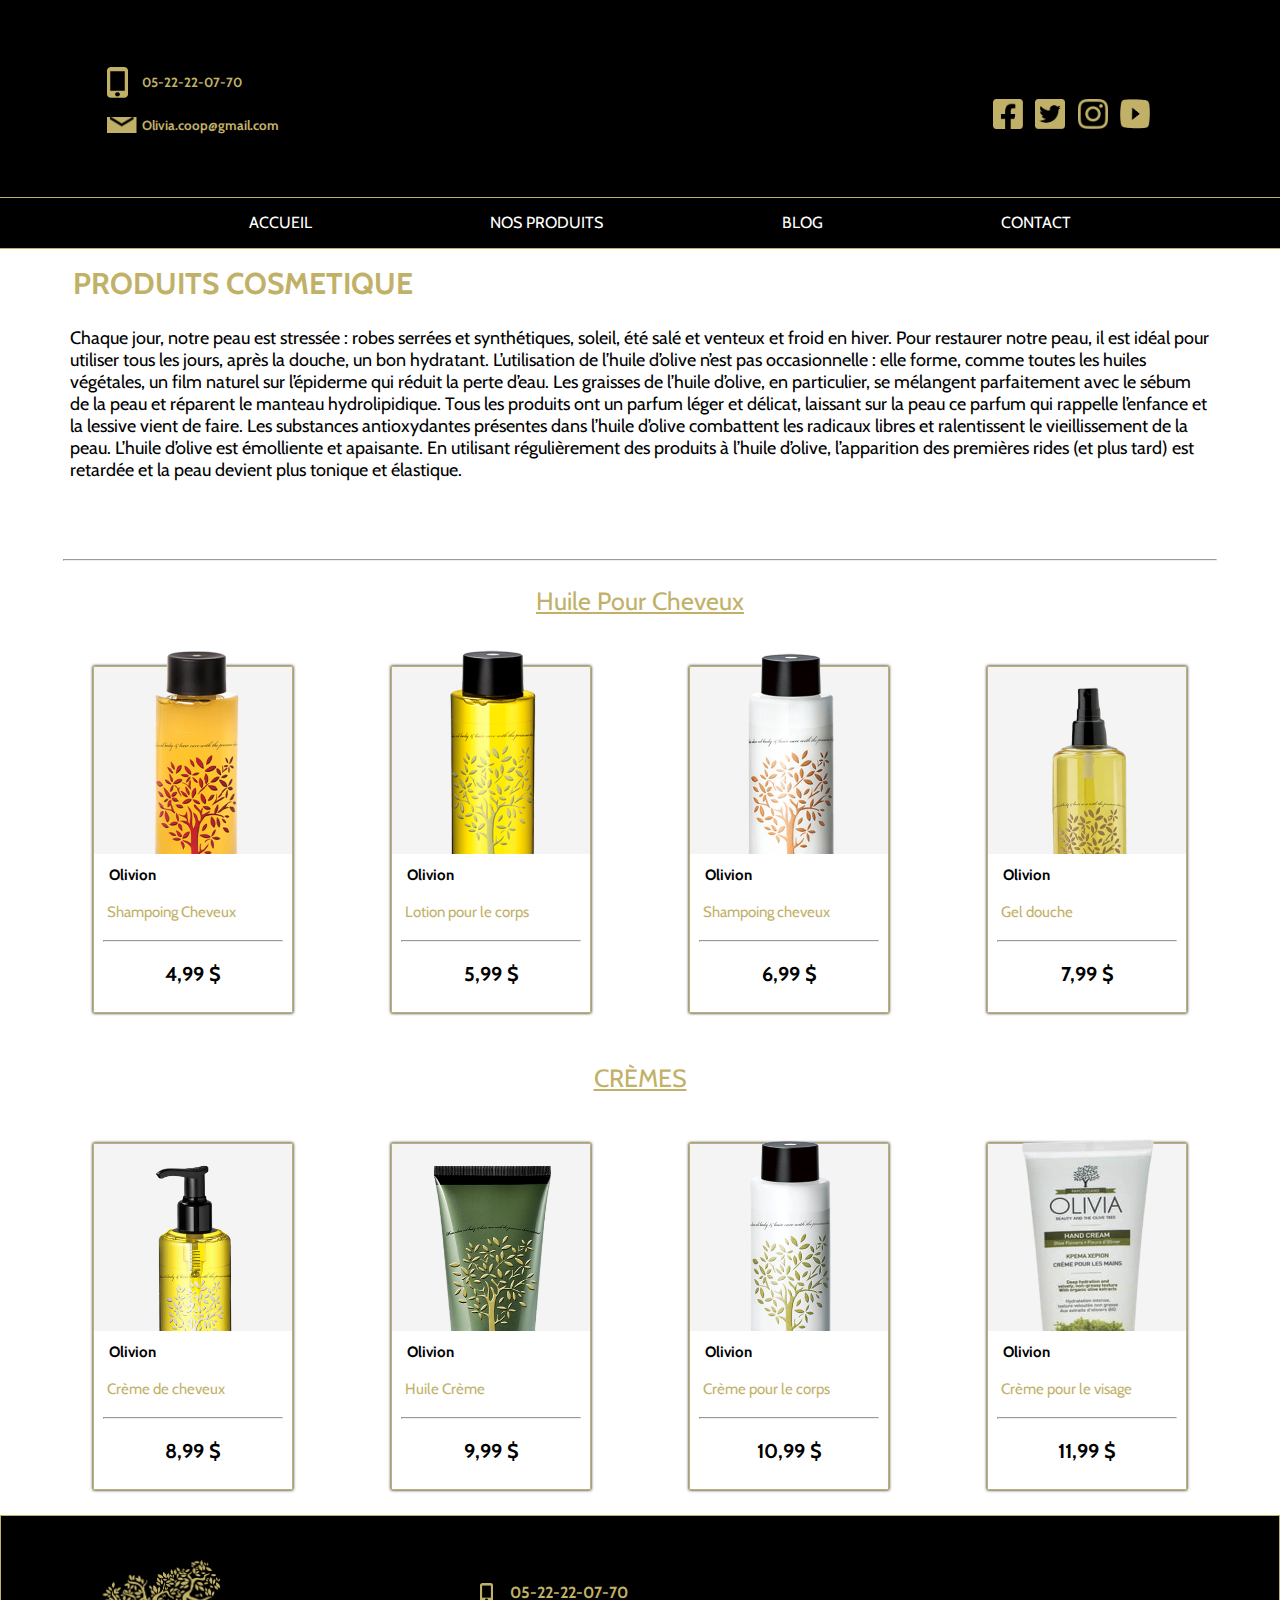
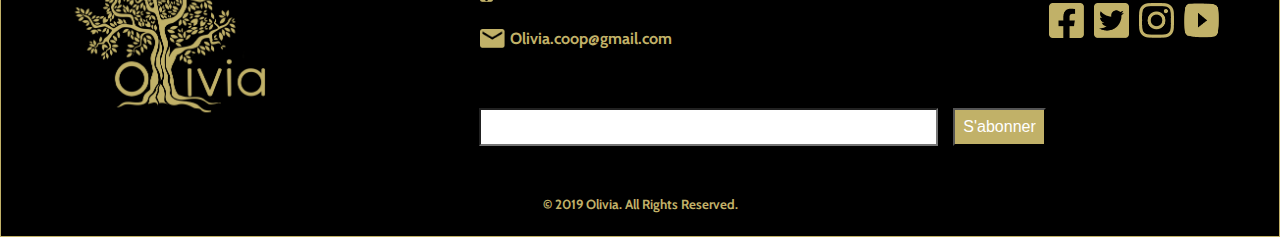
<file: Desktop/Done Olivia/Olivia-Cosmi/cosmetique.html>
<!DOCTYPE html>
<html lang="en">

<head>
  <meta charset="UTF-8">
  <meta name="viewport" content="width=device-width, initial-scale=1.0">
  <title>Cosmétiques</title>
  <link rel="stylesheet" href="style.css">
  <link rel="shortcut icon" href="images/ms-icon-310x310.png">
</head>

<body>
  <div class="wrapper">
    <header>
      <div class="header-content">
        <div class="contact">
          <h5 class="phone">05-22-22-07-70</h5>
          <h5 class="mail">Olivia.coop@gmail.com</h5>
        </div>
        <img src="images/olivia.png" alt="logo" class="logo">
        <div class="social">
          <img src="images/Icon_awesome-facebook-square2x.png" alt="">
          <img src="images/Icon_awesome-twitter-square2x.png" alt="">
          <img src="images/Icon_awesome-instagram2x.png" alt="">
          <img src="images/Icon_simple-youtube2x.png" alt="">
        </div>
      </div>
      <nav class="mobile-nav">
        <span>MENU</span>
        <div class="burger">
          <div class="line1"></div>
          <div class="line2"></div>
          <div class="line3"></div>
        </div>
        <ul class="links">

          <li><a href="../index.html">ACCUEIL</a></li>
          <li><a href="#!">NOS PRODUITS</a>
              <div class="sub">
                  <ul>
                      <li><a href="../Olivia-alim/alimentaire.html" class="alim">Alimentaires</a></li>
                      <li><a href="cosmetique.html" class="cosm">Cosmetiques</a></li>
                  </ul>
              </div>
          </li>
          <li><a href="../Blog/index.html">BLOG</a></li>
          <li><a href="../contact/index.html">CONTACT</a></li>

      </ul>
  </nav>
  <nav id="navbar">
      <img src="images/olivia.png" alt="logo">
      <ul class="links">

          <li><a href="../index.html">ACCUEIL</a></li>
          <li><a href="#!">NOS PRODUITS</a>
              <div class="sub">
                  <ul>
                      <li><a href="../Olivia-alim/alimentaire.html" class="alim">Alimentaires</a></li>
                      <li><a href="cosmetique.html" class="cosm">Cosmetiques</a></li>
                  </ul>
              </div>
          </li>

          <li><a href="../Blog/index.html">BLOG</a></li>
          <li><a href="../contact/index.html">CONTACT</a></li>

      </ul>
  </nav>

    </header>
    <section class="catalog">

      <div class="header">
        <h3>PRODUITS COSMETIQUE</h3>
        <p>Chaque jour, notre peau est stressée : robes serrées et synthétiques, soleil, été salé et venteux et froid en
          hiver. Pour restaurer notre peau, il est idéal pour utiliser tous les jours, après la douche, un bon
          hydratant. L’utilisation de l’huile d’olive n’est pas occasionnelle : elle forme, comme toutes les huiles
          végétales, un film naturel sur l’épiderme qui réduit la perte d’eau.
          Les graisses de l’huile d’olive, en particulier, se mélangent parfaitement avec le sébum de la peau et
          réparent le manteau hydrolipidique.
          Tous les produits ont un parfum léger et délicat, laissant sur la peau ce parfum qui rappelle l’enfance et la
          lessive vient de faire.
          Les substances antioxydantes présentes dans l’huile d’olive combattent les radicaux libres et ralentissent le
          vieillissement de la peau.
          L’huile d’olive est émolliente et apaisante. En utilisant régulièrement des produits à l’huile d’olive,
          l’apparition des premières rides (et plus tard) est retardée et la peau devient plus tonique et élastique.</p>
      </div>
      <hr>
      <p class="catégories">Huile Pour Cheveux</p>
      <div class="all">
        <div class="p-olive">
          <a href="single-product/cosmetique1.html" target="_blank"><img class="p-img" src="img-cosmetique/olivia-cosmitique1.png"></a>
          <div class="info">
            <h2>Olivion</h2>
            <p>Shampoing Cheveux</p>
            <hr>
            <h3 class="price">4,99 $</h3>
          </div>
        </div>
        <div class="p-olive">
          <a href="single-product/cosmetique2.html" target="_blank"><img class="p-img" src="img-cosmetique/olivia-cosmitique2.png"></a>
          <div class="info">
            <h2>Olivion</h2>
            <p>Lotion pour le corps
            </p>
            <hr>
            <h3 class="price">5,99 $
            </h3>
          </div>
        </div>
        <div class="p-olive">
          <a href="single-product/cosmetique3.html" target="_blank"><img class="p-img" src="img-cosmetique/olivia-cosmitique3.png"></a>
          <div class="info">
            <h2>Olivion</h2>
            <p>Shampoing cheveux</p>
            <hr>
            <h3 class="price">6,99 $</h3>
          </div>
        </div>
        <div class="p-olive">
          <a href="single-product/cosmetique4.html" target="_blank"><img class="p-img" src="img-cosmetique/olivia-cosmitique4.png"></a>
          <div class="info">
            <h2>Olivion</h2>
            <p>Gel douche</p>
            <hr>
            <h3 class="price">7,99 $</h3>
          </div>
        </div>
      </div>
      <p class="catégories">CRÈMES</p>

      <div class="all">
        <div class="p-olive">
          <a href="single-product/cosmetique5.html" target="_blank"><img class="p-img" src="img-cosmetique/olivia-cosmitique5.png"></a>
          <div class="info">
            <h2>Olivion</h2>
            <p>Crème de cheveux </p>
            <hr>
            <h3 class="price">8,99 $
            </h3>
          </div>
        </div>
        <div class="p-olive">
          <a href="single-product/cosmetique6.html" target="_blank"><img class="p-img" src="img-cosmetique/olivia-cosmitique6.png"></a>
          <div class="info">
            <h2>Olivion</h2>
            <p>Huile Crème </p>
            <hr>
            <h3 class="price">9,99 $
            </h3>
          </div>
        </div>
        <div class="p-olive">
          <a href="single-product/cosmetique7.html" target="_blank"><img class="p-img" src="img-cosmetique/olivia-cosmitique7.png"></a>
          <div class="info">
            <h2>Olivion</h2>
            <p>Crème pour le corps </p>
            <hr>
            <h3 class="price">10,99 $
            </h3>
          </div>
        </div>
        <div class="p-olive">
          <a href="single-product/cosmetique8.html" target="_blank"><img class="p-img" src="img-cosmetique/olivia-cosmitique8.png"></a>
          <div class="info">
            <h2>Olivion</h2>
            <p>Crème pour le visage</p>
            <hr>
            <h3 class="price">11,99 $
            </h3>
          </div>
        </div>
      </div>
    </section>
    
    <footer>

      <div class="footer-content">
        <img src="images/olivia.png" alt="">
        <div class="contactfoot">
          <h6 class="phonefoot">05-22-22-07-70</h6>
          <h6 class="mailfoot">Olivia.coop@gmail.com</h6>
        </div>

        <div class="socialfoot">
          <img src="images/Icon_awesome-facebook-square2x.png" alt="">
          <img src="images/Icon_awesome-twitter-square2x.png" alt="">
          <img src="images/Icon_awesome-instagram2x.png" alt="">
          <img src="images/Icon_simple-youtube2x.png" alt="">
        </div>

      </div>
      <form action="get">
        <input type="email" class="email">
        <input type="submit" value="S'abonner" class="btn">
      </form>
      <h5>© 2019 Olivia. All Rights Reserved.

      </h5>
    </footer>
  </div>

  <script src="app.js"></script>
</body>

</html>
</file>
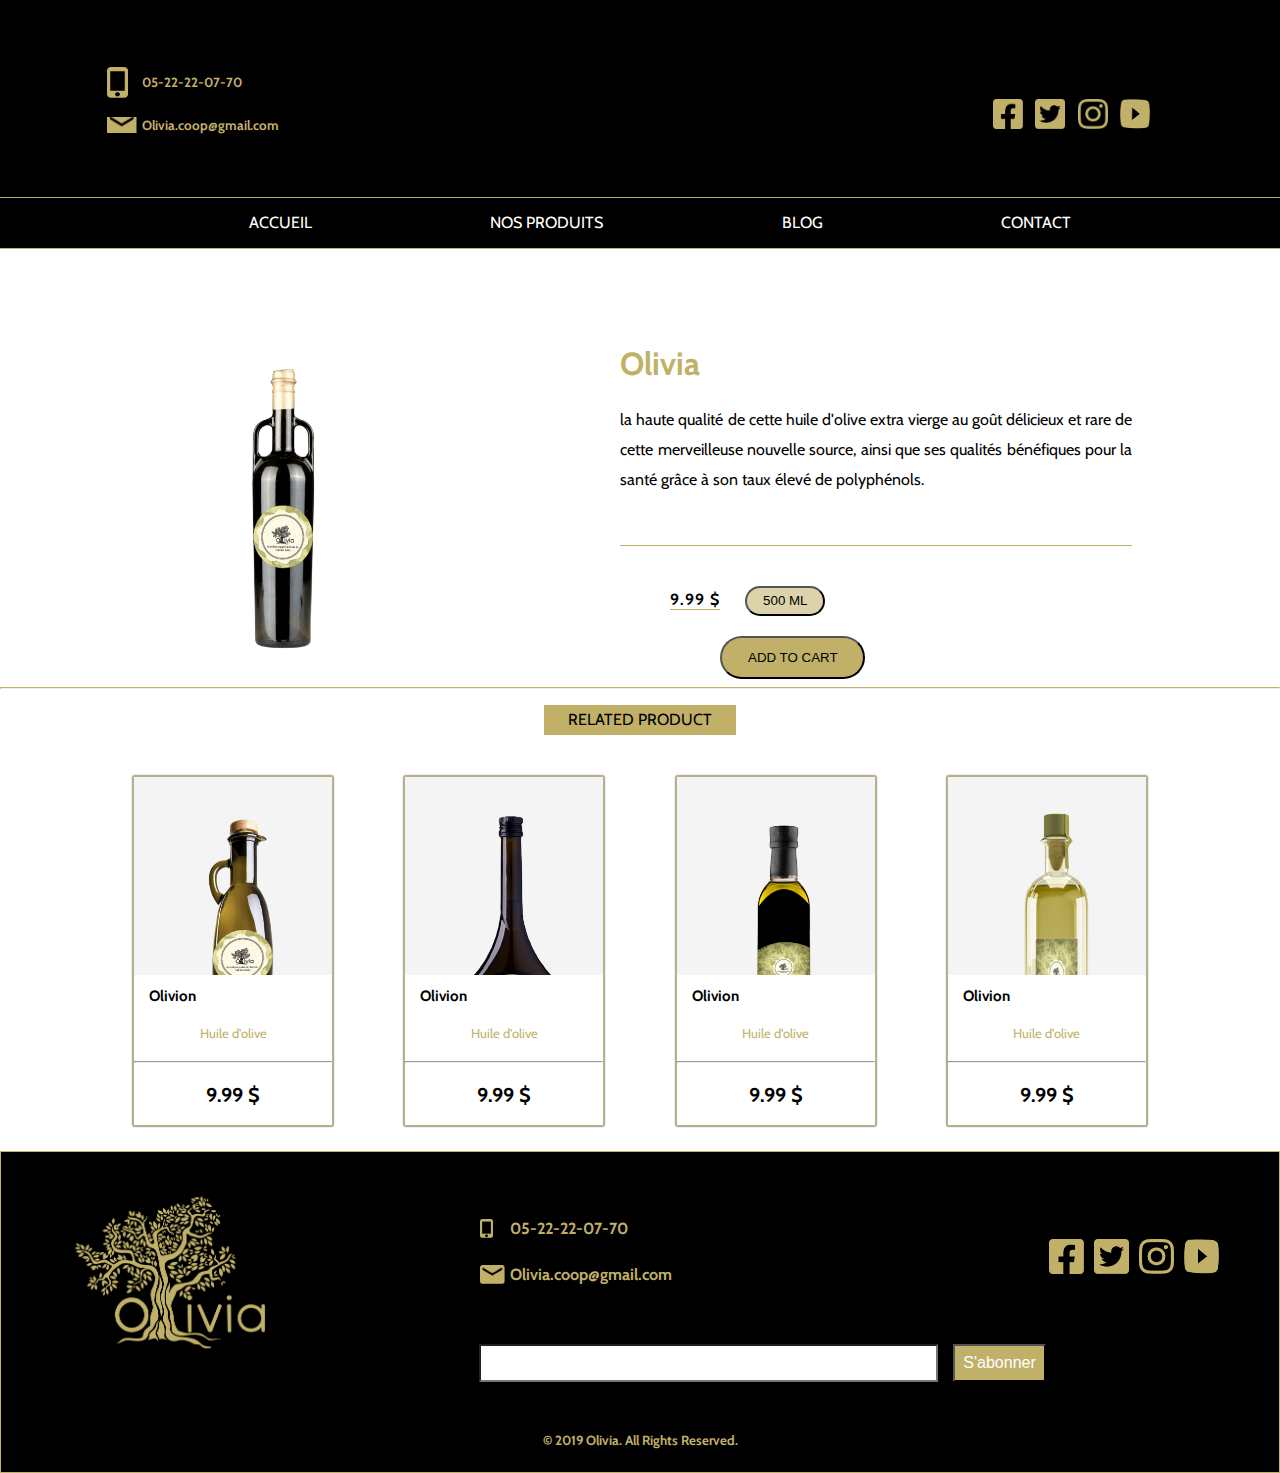
<file: Desktop/Done Olivia/Olivia-alim/sin-product/product0.html>
<!DOCTYPE html>
<html lang="en">

<head>
    <meta charset="UTF-8">
    <meta name="viewport" content="width=device-width, initial-scale=1.0">
    <title>Alimentaires</title>
    <link rel="stylesheet" href="style.css">
    <link rel="shortcut icon" href="images/ms-icon-310x310.png">
</head>

<body>
    <div class="wrapper">
        <header>
            <div class="header-content">
                <div class="contact">
                    <h5 class="phone">05-22-22-07-70</h5>
                    <h5 class="mail">Olivia.coop@gmail.com</h5>
                </div>
                <img src="images/olivia.png" alt="logo" class="logo">
                <div class="social">
                    <img src="images/Icon_awesome-facebook-square2x.png" alt="">
                    <img src="images/Icon_awesome-twitter-square2x.png" alt="">
                    <img src="images/Icon_awesome-instagram2x.png" alt="">
                    <img src="images/Icon_simple-youtube2x.png" alt="">
                </div>
            </div>
            <nav class="mobile-nav">
                <span>MENU</span>
                <div class="burger">
                    <div class="line1"></div>
                    <div class="line2"></div>
                    <div class="line3"></div>
                </div>
                <ul class="links">

                    <li><a href="../../index.html">ACCUEIL</a></li>
                    <li><a href="#!">NOS PRODUITS</a>
                        <div class="sub">
                            <ul>
                                <li><a href="../alimentaire.html" class="alim">Alimentaires</a></li>
                                <li><a href="../../Olivia-Cosmi/cosmetique.html" class="cosm">Cosmetiques</a></li>
                            </ul>
                        </div>
                    </li>
                    <li><a href="../../Blog/index.html">BLOG</a></li>
                    <li><a href="../../contact/index.html">CONTACT</a></li>

                </ul>
            </nav>
            <nav id="navbar">
                <img src="images/olivia.png" alt="logo">
                <ul class="links">

                    <li><a href="../../index.html">ACCUEIL</a></li>
                    <li><a href="#!">NOS PRODUITS</a>
                        <div class="sub">
                            <ul>
                                <li><a href="../alimentaire.html" class="alim">Alimentaires</a></li>
                                <li><a href="../../Olivia-Cosmi/cosmetique.html" class="cosm">Cosmetiques</a></li>
                            </ul>
                        </div>
                    </li>

                    <li><a href="../../Blog/index.html">BLOG</a></li>
                    <li><a href="../../contact/index.html">CONTACT</a></li>

                </ul>
            </nav>

        </header>


        <section class="product">
            <div class="shampoo">
                <img src="img-alimentaire/olivia1.png" alt="conditioner" width="294px" height="850px">
            </div>
            <div class="text">
                <h1>Olivia</h1>
                <p>la haute qualité de cette huile d'olive extra vierge au goût délicieux et rare de cette merveilleuse nouvelle source, ainsi que ses qualités bénéfiques pour la santé grâce à son taux élevé de polyphénols.</p>
                <div class="price">
                    <span>9.99 $</span>
                    <button class="ml">500 ML</button>
                </div>
                <button href="#" class="add">ADD TO CART</button>
            </div>
        </section>
        <hr class="line">
        <div class="rltd">
            <p>RELATED PRODUCT</p>
        </div>
        <div class="all">
            <div class="p-olive">
                <a href="product1.html"><img class="p-img" src="img-alimentaire/olivia2.png" /></a>
                <div class="info">
                    <h2>Olivion</h2>
                    <p>Huile d'olive</p>
                    <hr>
                    <h3 class="price1">9.99 $</h3>
                </div>
            </div>
            <div class="p-olive">
                <a href="product2.html"><img class="p-img" src="img-alimentaire/olivia3.png" /></a>
                <div class="info">
                    <h2>Olivion</h2>
                    <p>Huile d'olive
                    </p>
                    <hr>
                    <h3 class="price1">9.99 $
                    </h3>
                </div>
            </div>
            <div class="p-olive">
                <a href="product3.html"><img class="p-img" src="img-alimentaire/olivia4.png"></a>
                <div class="info">
                    <h2>Olivion</h2>
                    <p>Huile d'olive</p>
                    <hr>
                    <h3 class="price1">9.99 $</h3>
                </div>
            </div>
            <div class="p-olive">
                <a href="product4.html"><img class="p-img" src="img-alimentaire/olivia5.png"></a>
                <div class="info">
                    <h2>Olivion</h2>
                    <p>Huile d'olive</p>
                    <hr>
                    <h3 class="price1">9.99 $</h3>
                </div>
            </div>
        </div>


        <footer>

            <div class="footer-content">
                <img src="images/olivia.png" alt="">
                <div class="contactfoot">
                    <h6 class="phonefoot">05-22-22-07-70</h6>
                    <h6 class="mailfoot">Olivia.coop@gmail.com</h6>
                </div>

                <div class="socialfoot">
                    <img src="images/Icon_awesome-facebook-square2x.png" alt="">
                    <img src="images/Icon_awesome-twitter-square2x.png" alt="">
                    <img src="images/Icon_awesome-instagram2x.png" alt="">
                    <img src="images/Icon_simple-youtube2x.png" alt="">
                </div>

            </div>
            <form action="get">
                <input type="email" class="email">
                <input type="submit" value="S'abonner" class="btn">
            </form>
            <h5>© 2019 Olivia. All Rights Reserved.

            </h5>
        </footer>
    </div>

    <script src="app.js"></script>
</body>

</html>
</file>
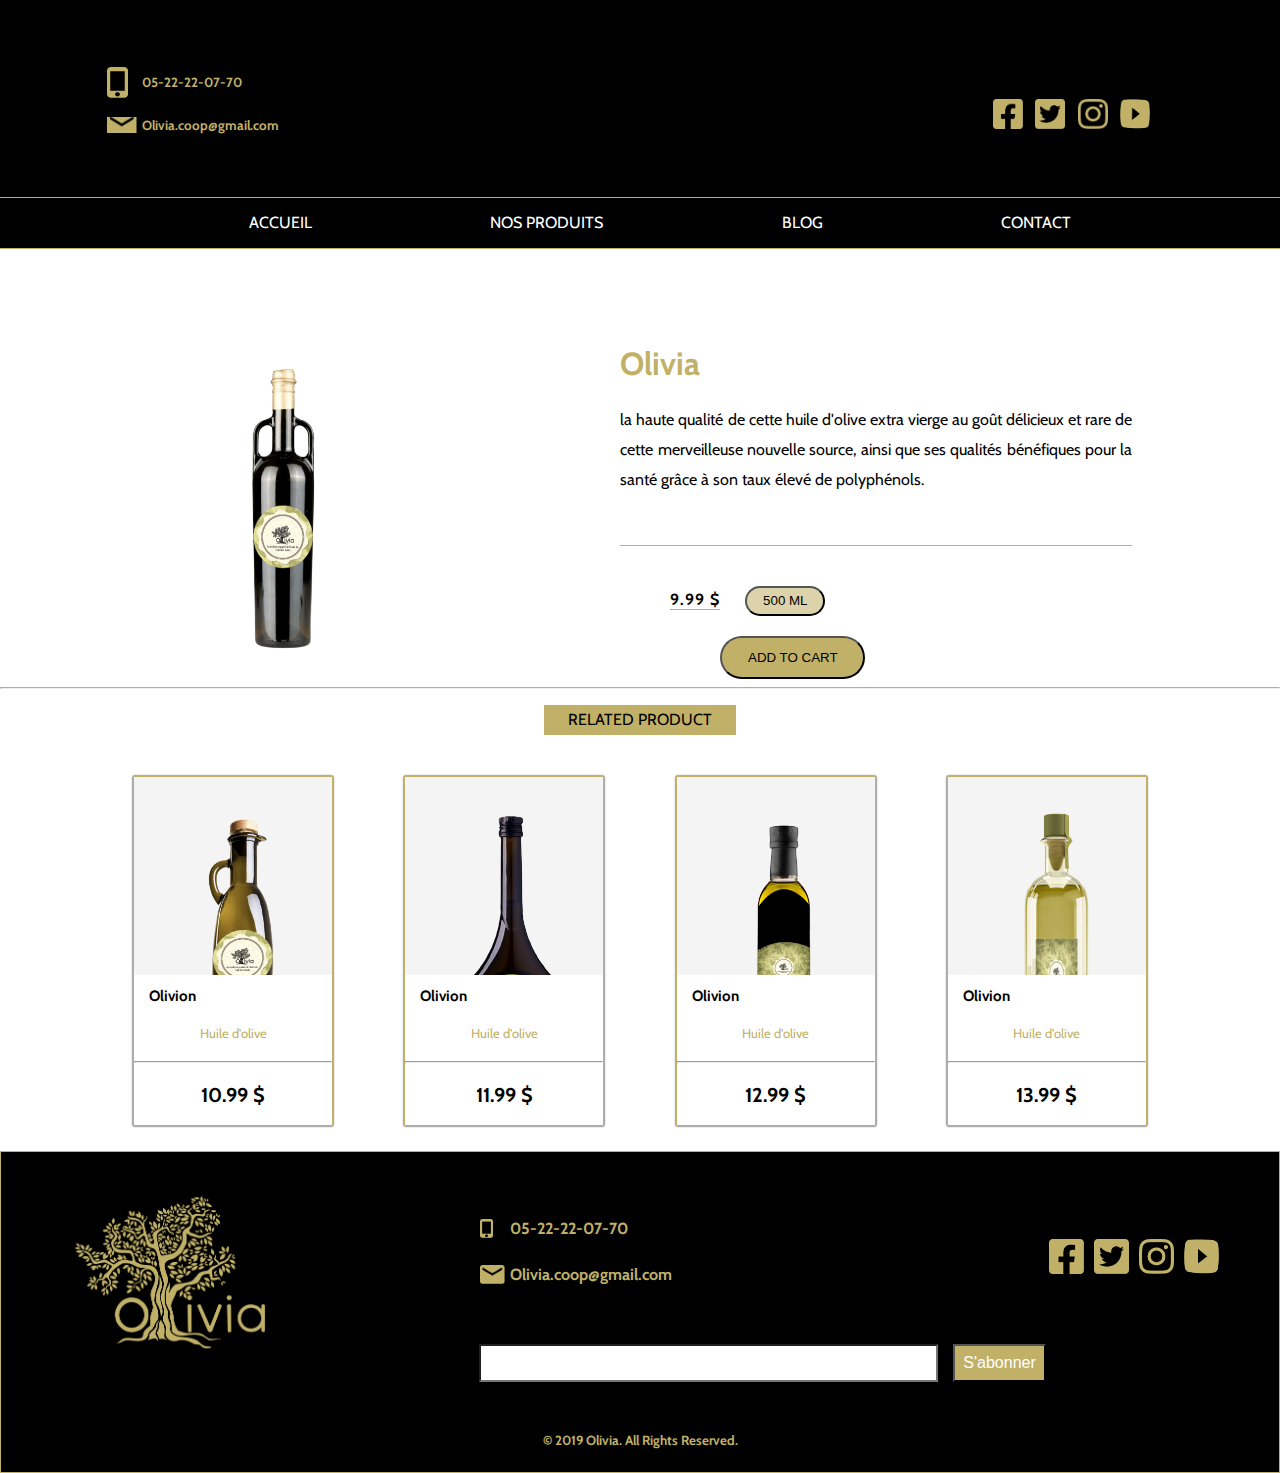
<file: Desktop/Done Olivia/Olivia-alim/sin-product/product1.html>
<!DOCTYPE html>
<html lang="en">

<head>
    <meta charset="UTF-8">
    <meta name="viewport" content="width=device-width, initial-scale=1.0">
    <title>Alimentaires</title>
    <link rel="stylesheet" href="style.css">
    <link rel="shortcut icon" href="images/ms-icon-310x310.png">
</head>

<body>
    <div class="wrapper">
        <header>
            <div class="header-content">
                <div class="contact">
                    <h5 class="phone">05-22-22-07-70</h5>
                    <h5 class="mail">Olivia.coop@gmail.com</h5>
                </div>
                <img src="images/olivia.png" alt="logo" class="logo">
                <div class="social">
                    <img src="images/Icon_awesome-facebook-square2x.png" alt="">
                    <img src="images/Icon_awesome-twitter-square2x.png" alt="">
                    <img src="images/Icon_awesome-instagram2x.png" alt="">
                    <img src="images/Icon_simple-youtube2x.png" alt="">
                </div>
            </div>
            <nav class="mobile-nav">
                <span>MENU</span>
                <div class="burger">
                    <div class="line1"></div>
                    <div class="line2"></div>
                    <div class="line3"></div>
                </div>
                <ul class="links">

                    <li><a href="../../index.html">ACCUEIL</a></li>
                    <li><a href="#!">NOS PRODUITS</a>
                        <div class="sub">
                            <ul>
                                <li><a href="../alimentaire.html" class="alim">Alimentaires</a></li>
                                <li><a href="../../Olivia-Cosmi/cosmetique.html" class="cosm">Cosmetiques</a></li>
                            </ul>
                        </div>
                    </li>
                    <li><a href="../../Blog/index.html">BLOG</a></li>
                    <li><a href="../../contact/index.html">CONTACT</a></li>

                </ul>
            </nav>
            <nav id="navbar">
                <img src="images/olivia.png" alt="logo">
                <ul class="links">

                    <li><a href="../../index.html">ACCUEIL</a></li>
                    <li><a href="#!">NOS PRODUITS</a>
                        <div class="sub">
                            <ul>
                                <li><a href="../alimentaire.html" class="alim">Alimentaires</a></li>
                                <li><a href="../../Olivia-Cosmi/cosmetique.html" class="cosm">Cosmetiques</a></li>
                            </ul>
                        </div>
                    </li>

                    <li><a href="../../Blog/index.html">BLOG</a></li>
                    <li><a href="../../contact/index.html">CONTACT</a></li>

                </ul>
            </nav>

        </header>


        <section class="product">
            <div class="shampoo">
                <img src="img-alimentaire/olivia1.png" alt="conditioner" width="294px" height="850px">
            </div>
            <div class="text">
                <h1>Olivia</h1>
                <p>la haute qualité de cette huile d'olive extra vierge au goût délicieux et rare de cette merveilleuse nouvelle source, ainsi que ses qualités bénéfiques pour la santé grâce à son taux élevé de polyphénols.</p>
                <div class="price">
                    <span>9.99 $</span>
                    <button class="ml">500 ML</button>
                </div>
                <button href="#" class="add">ADD TO CART</button>
            </div>
        </section>
        <hr class="line">
        <div class="rltd">
            <p>RELATED PRODUCT</p>
        </div>
        <div class="all">
            <div class="p-olive">
                <a href="product2.html"><img class="p-img" src="img-alimentaire/olivia2.png" /></a>
                <div class="info">
                    <h2>Olivion</h2>
                    <p>Huile d'olive</p>
                    <hr>
                    <h3 class="price1">10.99 $</h3>
                </div>
            </div>
            <div class="p-olive">
                <a href="product3.html"><img class="p-img" src="img-alimentaire/olivia3.png" /></a>
                <div class="info">
                    <h2>Olivion</h2>
                    <p>Huile d'olive
                    </p>
                    <hr>
                    <h3 class="price1">11.99 $
                    </h3>
                </div>
            </div>
            <div class="p-olive">
                <a href="product4.html"><img class="p-img" src="img-alimentaire/olivia4.png"></a>
                <div class="info">
                    <h2>Olivion</h2>
                    <p>Huile d'olive</p>
                    <hr>
                    <h3 class="price1">12.99 $</h3>
                </div>
            </div>
            <div class="p-olive">
                <a href="product5.html"><img class="p-img" src="img-alimentaire/olivia5.png"></a>
                <div class="info">
                    <h2>Olivion</h2>
                    <p>Huile d'olive</p>
                    <hr>
                    <h3 class="price1">13.99 $</h3>
                </div>
            </div>
        </div>


        <footer>

            <div class="footer-content">
                <img src="images/olivia.png" alt="">
                <div class="contactfoot">
                    <h6 class="phonefoot">05-22-22-07-70</h6>
                    <h6 class="mailfoot">Olivia.coop@gmail.com</h6>
                </div>

                <div class="socialfoot">
                    <img src="images/Icon_awesome-facebook-square2x.png" alt="">
                    <img src="images/Icon_awesome-twitter-square2x.png" alt="">
                    <img src="images/Icon_awesome-instagram2x.png" alt="">
                    <img src="images/Icon_simple-youtube2x.png" alt="">
                </div>

            </div>
            <form action="get">
                <input type="email" class="email">
                <input type="submit" value="S'abonner" class="btn">
            </form>
            <h5>© 2019 Olivia. All Rights Reserved.

            </h5>
        </footer>
    </div>

    <script src="app.js"></script>
</body>

</html>
</file>
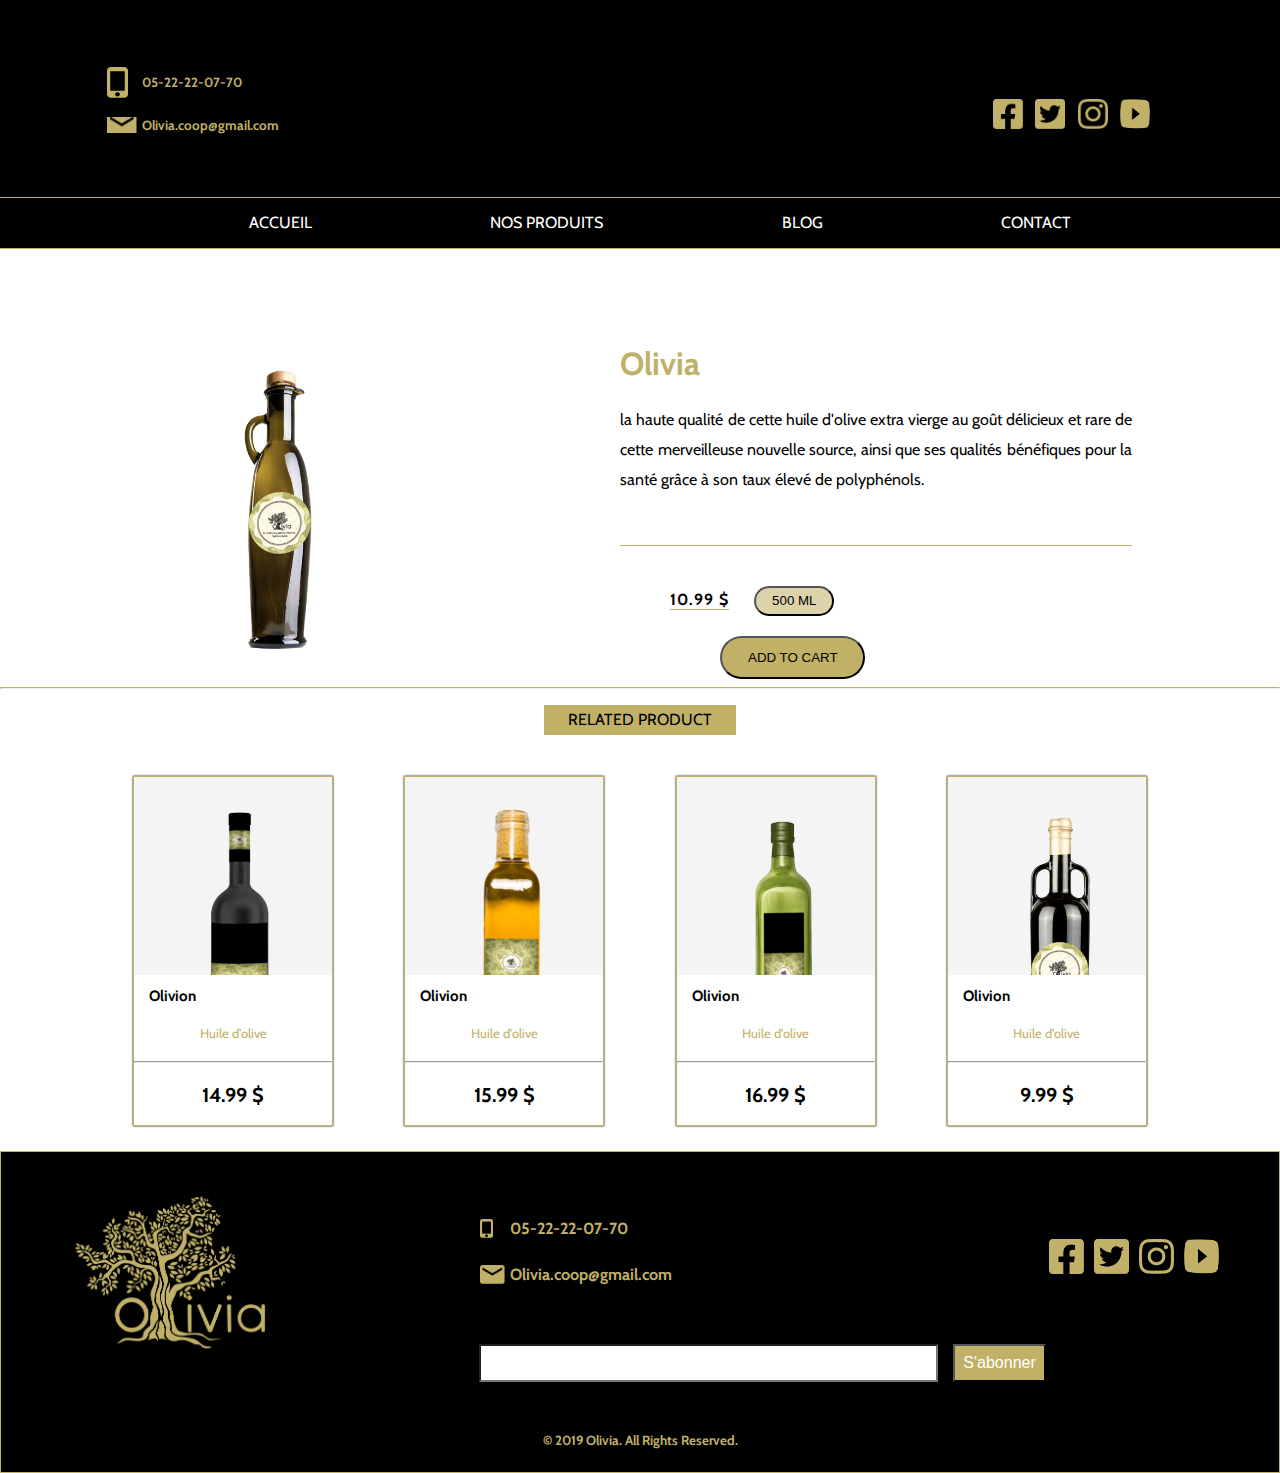
<file: Desktop/Done Olivia/Olivia-alim/sin-product/product2.html>
<!DOCTYPE html>
<html lang="en">

<head>
    <meta charset="UTF-8">
    <meta name="viewport" content="width=device-width, initial-scale=1.0">
    <title>Alimentaires</title>
    <link rel="stylesheet" href="style.css">
    <link rel="shortcut icon" href="images/ms-icon-310x310.png">
</head>

<body>
    <div class="wrapper">
        <header>
            <div class="header-content">
                <div class="contact">
                    <h5 class="phone">05-22-22-07-70</h5>
                    <h5 class="mail">Olivia.coop@gmail.com</h5>
                </div>
                <img src="images/olivia.png" alt="logo" class="logo">
                <div class="social">
                    <img src="images/Icon_awesome-facebook-square2x.png" alt="">
                    <img src="images/Icon_awesome-twitter-square2x.png" alt="">
                    <img src="images/Icon_awesome-instagram2x.png" alt="">
                    <img src="images/Icon_simple-youtube2x.png" alt="">
                </div>
            </div>
            <nav class="mobile-nav">
                <span>MENU</span>
                <div class="burger">
                    <div class="line1"></div>
                    <div class="line2"></div>
                    <div class="line3"></div>
                </div>
                <ul class="links">

                    <li><a href="../../index.html">ACCUEIL</a></li>
                    <li><a href="#!">NOS PRODUITS</a>
                        <div class="sub">
                            <ul>
                                <li><a href="../alimentaire.html" class="alim">Alimentaires</a></li>
                                <li><a href="../../Olivia-Cosmi/cosmetique.html" class="cosm">Cosmetiques</a></li>
                            </ul>
                        </div>
                    </li>
                    <li><a href="../../Blog/index.html">BLOG</a></li>
                    <li><a href="../../contact/index.html">CONTACT</a></li>

                </ul>
            </nav>
            <nav id="navbar">
                <img src="images/olivia.png" alt="logo">
                <ul class="links">

                    <li><a href="../../index.html">ACCUEIL</a></li>
                    <li><a href="#!">NOS PRODUITS</a>
                        <div class="sub">
                            <ul>
                                <li><a href="../alimentaire.html" class="alim">Alimentaires</a></li>
                                <li><a href="../../Olivia-Cosmi/cosmetique.html" class="cosm">Cosmetiques</a></li>
                            </ul>
                        </div>
                    </li>

                    <li><a href="../../Blog/index.html">BLOG</a></li>
                    <li><a href="../../contact/index.html">CONTACT</a></li>

                </ul>
            </nav>

        </header>


        <section class="product">
            <div class="shampoo">
                <img src="img-alimentaire/olivia2.png" alt="conditioner" width="294px" height="850px">
            </div>
            <div class="text">
                <h1>Olivia</h1>
                <p>la haute qualité de cette huile d'olive extra vierge au goût délicieux et rare de cette merveilleuse nouvelle source, ainsi que ses qualités bénéfiques pour la santé grâce à son taux élevé de polyphénols.</p>
                <div class="price">
                    <span>10.99 $</span>
                    <button class="ml">500 ML</button>
                </div>
                <button href="#" class="add">ADD TO CART</button>
            </div>
        </section>
        <hr class="line">
        <div class="rltd">
            <p>RELATED PRODUCT</p>
        </div>
        <div class="all">
            <div class="p-olive">
                <a href="product6.html"><img class="p-img" src="img-alimentaire/olivia6.png"></a>
                <div class="info">
                    <h2>Olivion</h2>
                    <p>Huile d'olive</p>
                    <hr>
                    <h3 class="price1">14.99 $</h3>
                </div>
            </div>
            <div class="p-olive">
                <a href="product7.html"><img class="p-img" src="img-alimentaire/olivia7.png"></a>
                <div class="info">
                    <h2>Olivion</h2>
                    <p>Huile d'olive
                    </p>
                    <hr>
                    <h3 class="price1">15.99 $
                    </h3>
                </div>
            </div>
            <div class="p-olive">
                <a href="product8.html"><img class="p-img" src="img-alimentaire/olivia8.png"></a>
                <div class="info">
                    <h2>Olivion</h2>
                    <p>Huile d'olive</p>
                    <hr>
                    <h3 class="price1">16.99 $</h3>
                </div>
            </div>
            <div class="p-olive">
                <a href="product1.html"><img class="p-img" src="img-alimentaire/olivia1.png"></a>
                <div class="info">
                    <h2>Olivion</h2>
                    <p>Huile d'olive</p>
                    <hr>
                    <h3 class="price1">9.99 $</h3>
                </div>
            </div>
        </div>


        <footer>

            <div class="footer-content">
                <img src="images/olivia.png" alt="">
                <div class="contactfoot">
                    <h6 class="phonefoot">05-22-22-07-70</h6>
                    <h6 class="mailfoot">Olivia.coop@gmail.com</h6>
                </div>

                <div class="socialfoot">
                    <img src="images/Icon_awesome-facebook-square2x.png" alt="">
                    <img src="images/Icon_awesome-twitter-square2x.png" alt="">
                    <img src="images/Icon_awesome-instagram2x.png" alt="">
                    <img src="images/Icon_simple-youtube2x.png" alt="">
                </div>

            </div>
            <form action="get">
                <input type="email" class="email">
                <input type="submit" value="S'abonner" class="btn">
            </form>
            <h5>© 2019 Olivia. All Rights Reserved.

            </h5>
        </footer>
    </div>

    <script src="app.js"></script>
</body>

</html>
</file>
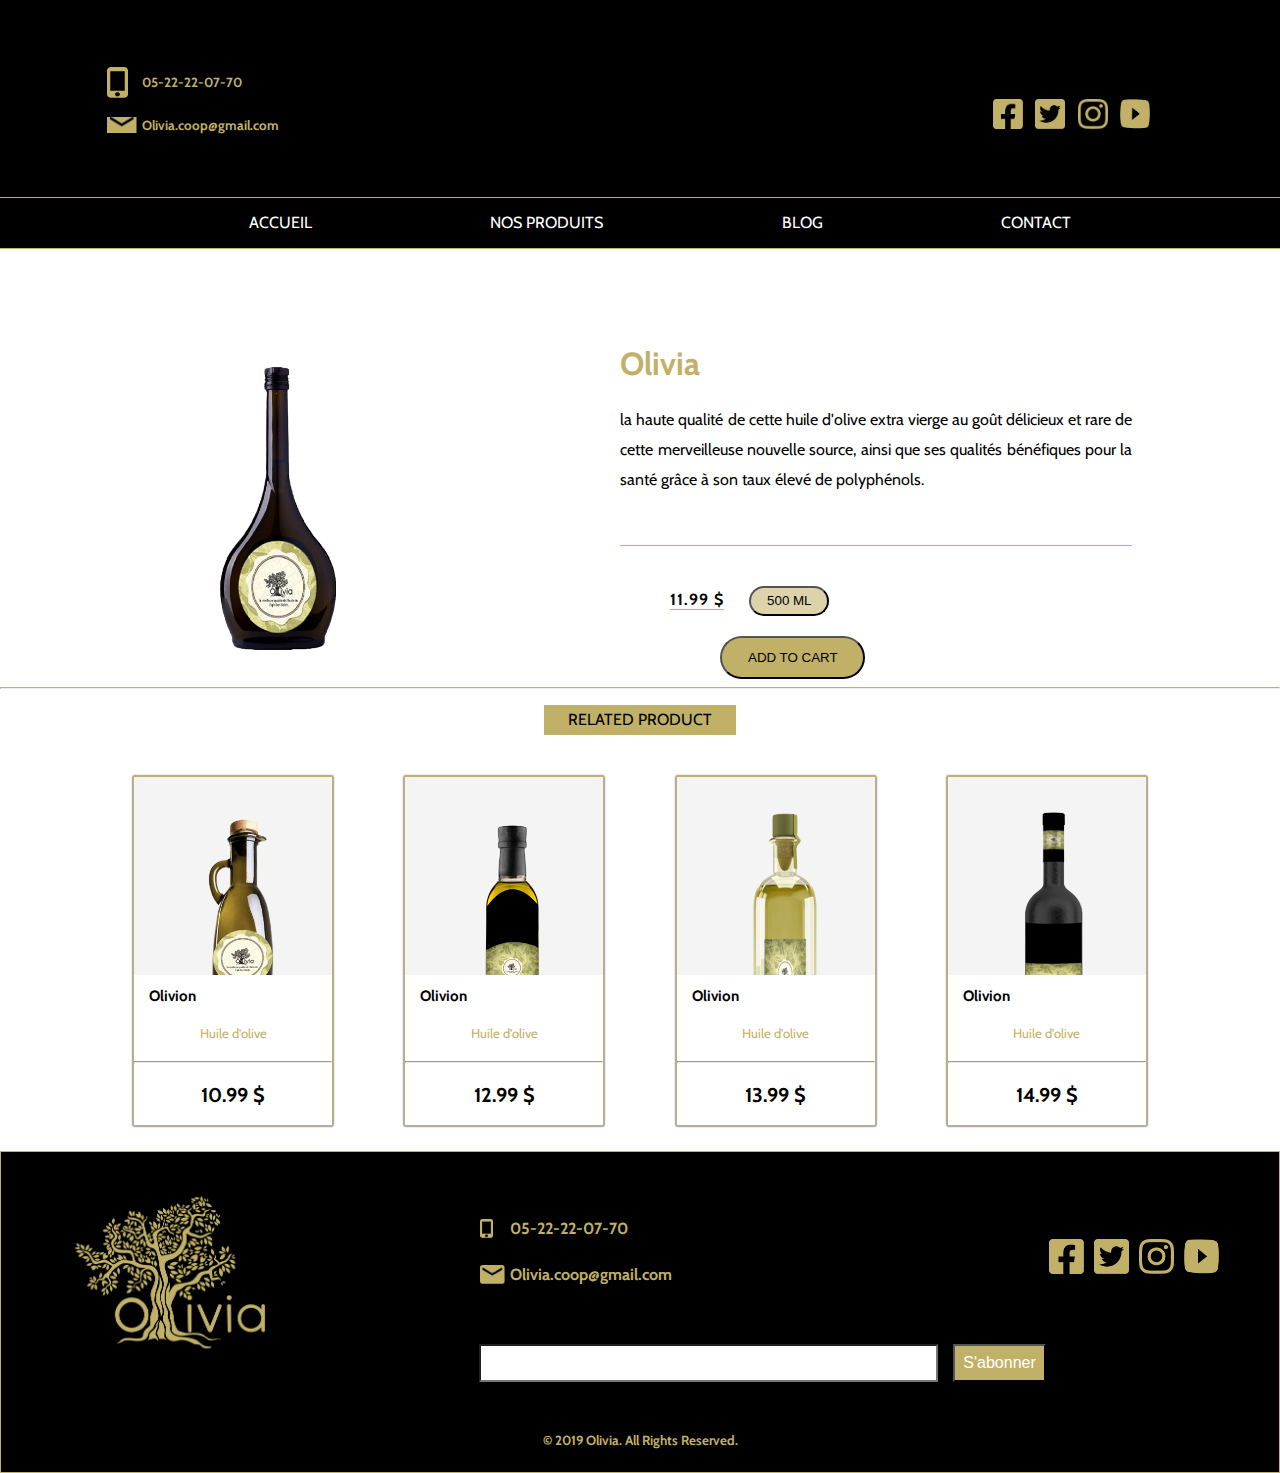
<file: Desktop/Done Olivia/Olivia-alim/sin-product/product3.html>
<!DOCTYPE html>
<html lang="en">

<head>
    <meta charset="UTF-8">
    <meta name="viewport" content="width=device-width, initial-scale=1.0">
    <title>Alimentaires</title>
    <link rel="stylesheet" href="style.css">
    <link rel="shortcut icon" href="images/ms-icon-310x310.png">
</head>

<body>
    <div class="wrapper">
        <header>
            <div class="header-content">
                <div class="contact">
                    <h5 class="phone">05-22-22-07-70</h5>
                    <h5 class="mail">Olivia.coop@gmail.com</h5>
                </div>
                <img src="images/olivia.png" alt="logo" class="logo">
                <div class="social">
                    <img src="images/Icon_awesome-facebook-square2x.png" alt="">
                    <img src="images/Icon_awesome-twitter-square2x.png" alt="">
                    <img src="images/Icon_awesome-instagram2x.png" alt="">
                    <img src="images/Icon_simple-youtube2x.png" alt="">
                </div>
            </div>
            <nav class="mobile-nav">
                <span>MENU</span>
                <div class="burger">
                    <div class="line1"></div>
                    <div class="line2"></div>
                    <div class="line3"></div>
                </div>
                <ul class="links">

                    <li><a href="../../index.html">ACCUEIL</a></li>
                    <li><a href="#!">NOS PRODUITS</a>
                        <div class="sub">
                            <ul>
                                <li><a href="../alimentaire.html" class="alim">Alimentaires</a></li>
                                <li><a href="../../Olivia-Cosmi/cosmetique.html" class="cosm">Cosmetiques</a></li>
                            </ul>
                        </div>
                    </li>
                    <li><a href="../../Blog/index.html">BLOG</a></li>
                    <li><a href="../../contact/index.html">CONTACT</a></li>

                </ul>
            </nav>
            <nav id="navbar">
                <img src="images/olivia.png" alt="logo">
                <ul class="links">

                    <li><a href="../../index.html">ACCUEIL</a></li>
                    <li><a href="#!">NOS PRODUITS</a>
                        <div class="sub">
                            <ul>
                                <li><a href="../alimentaire.html" class="alim">Alimentaires</a></li>
                                <li><a href="../../Olivia-Cosmi/cosmetique.html" class="cosm">Cosmetiques</a></li>
                            </ul>
                        </div>
                    </li>

                    <li><a href="../../Blog/index.html">BLOG</a></li>
                    <li><a href="../../contact/index.html">CONTACT</a></li>

                </ul>
            </nav>

        </header>


        <section class="product">
            <div class="shampoo">
                <img src="img-alimentaire/olivia3.png" alt="conditioner" width="294px" height="850px">
            </div>
            <div class="text">
                <h1>Olivia</h1>
                <p>la haute qualité de cette huile d'olive extra vierge au goût délicieux et rare de cette merveilleuse nouvelle source, ainsi que ses qualités bénéfiques pour la santé grâce à son taux élevé de polyphénols.</p>
                <div class="price">
                    <span>11.99 $</span>
                    <button class="ml">500 ML</button>
                </div>
                <button href="#" class="add">ADD TO CART</button>
            </div>
        </section>
        <hr class="line">
        <div class="rltd">
            <p>RELATED PRODUCT</p>
        </div>
        <div class="all">
            <div class="p-olive">
                <a href="product2.html"><img class="p-img" src="img-alimentaire/olivia2.png"></a>
                <div class="info">
                    <h2>Olivion</h2>
                    <p>Huile d'olive</p>
                    <hr>
                    <h3 class="price1">10.99 $</h3>
                </div>
            </div>
            <div class="p-olive">
                <a href="product4.html"><img class="p-img" src="img-alimentaire/olivia4.png"></a>
                <div class="info">
                    <h2>Olivion</h2>
                    <p>Huile d'olive
                    </p>
                    <hr>
                    <h3 class="price1">12.99 $
                    </h3>
                </div>
            </div>
            <div class="p-olive">
                <a href="product5.html"><img class="p-img" src="img-alimentaire/olivia5.png"></a>
                <div class="info">
                    <h2>Olivion</h2>
                    <p>Huile d'olive</p>
                    <hr>
                    <h3 class="price1">13.99 $</h3>
                </div>
            </div>
            <div class="p-olive">
                <a href="product6.html"><img class="p-img" src="img-alimentaire/olivia6.png"></a>
                <div class="info">
                    <h2>Olivion</h2>
                    <p>Huile d'olive</p>
                    <hr>
                    <h3 class="price1">14.99 $</h3>
                </div>
            </div>
        </div>


        <footer>

            <div class="footer-content">
                <img src="images/olivia.png" alt="">
                <div class="contactfoot">
                    <h6 class="phonefoot">05-22-22-07-70</h6>
                    <h6 class="mailfoot">Olivia.coop@gmail.com</h6>
                </div>

                <div class="socialfoot">
                    <img src="images/Icon_awesome-facebook-square2x.png" alt="">
                    <img src="images/Icon_awesome-twitter-square2x.png" alt="">
                    <img src="images/Icon_awesome-instagram2x.png" alt="">
                    <img src="images/Icon_simple-youtube2x.png" alt="">
                </div>

            </div>
            <form action="get">
                <input type="email" class="email">
                <input type="submit" value="S'abonner" class="btn">
            </form>
            <h5>© 2019 Olivia. All Rights Reserved.

            </h5>
        </footer>
    </div>

    <script src="app.js"></script>
</body>

</html>
</file>
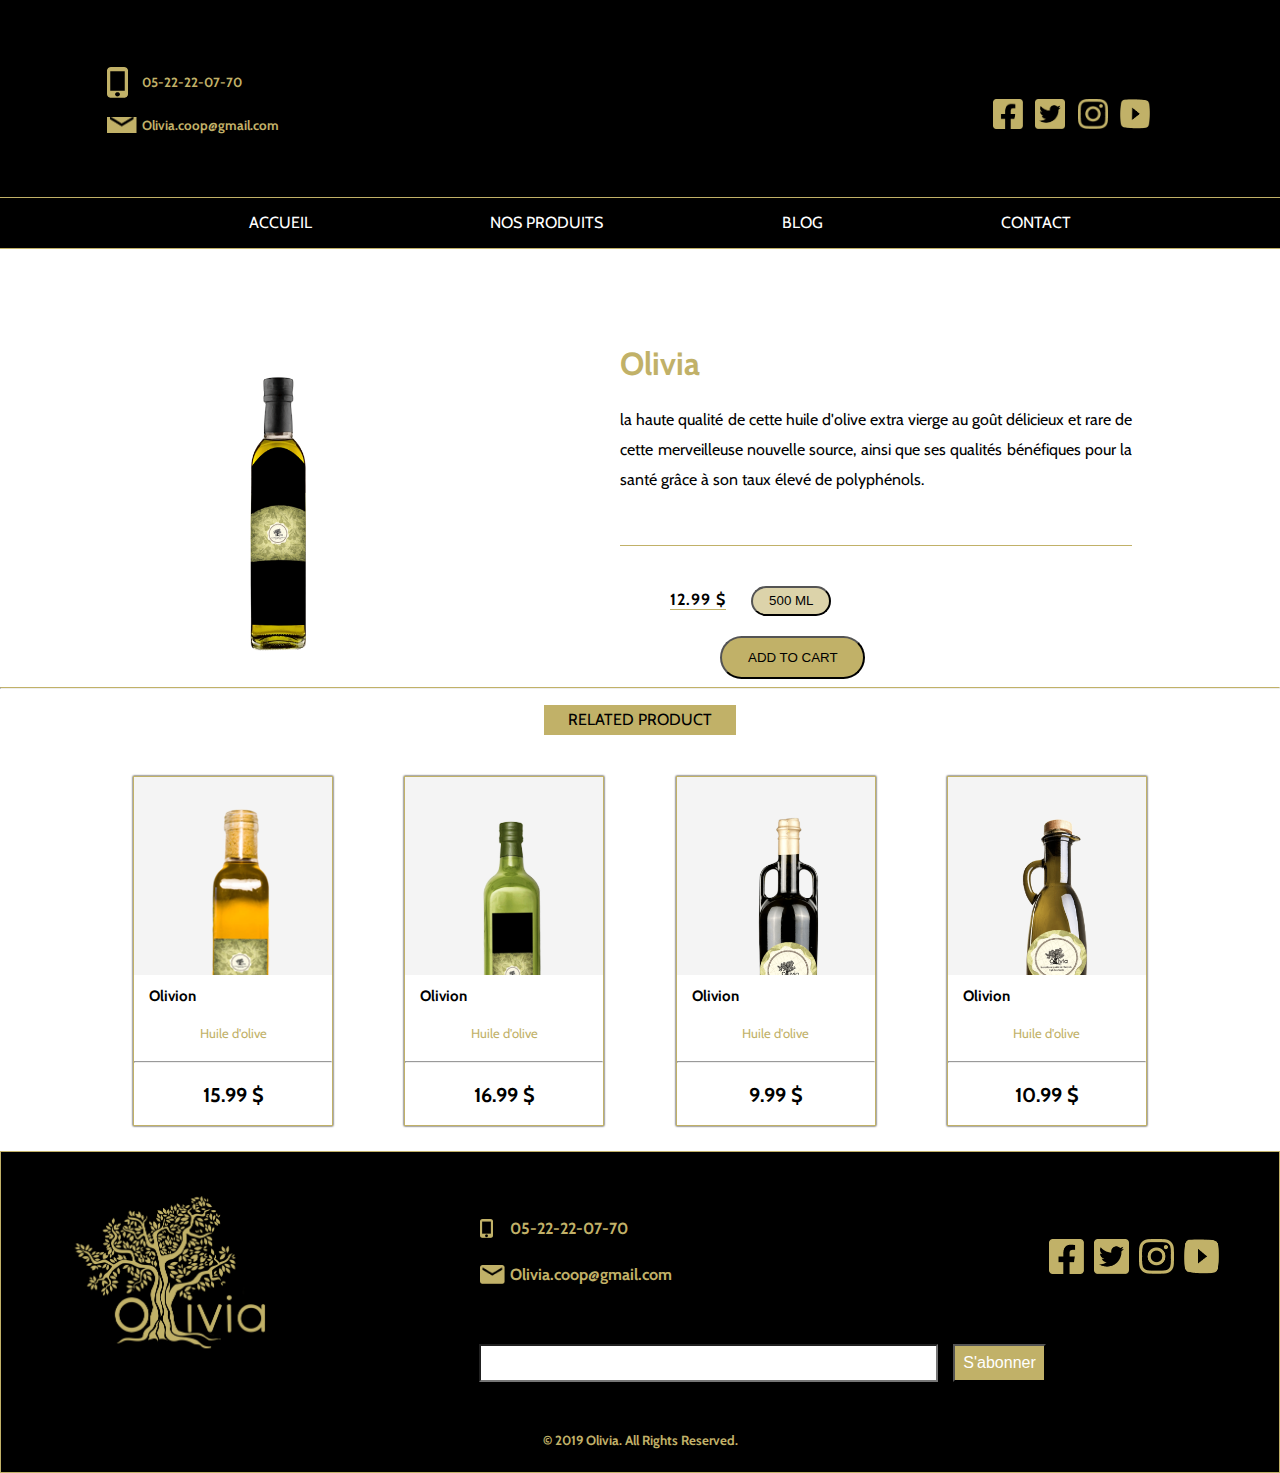
<file: Desktop/Done Olivia/Olivia-alim/sin-product/product4.html>
<!DOCTYPE html>
<html lang="en">

<head>
    <meta charset="UTF-8">
    <meta name="viewport" content="width=device-width, initial-scale=1.0">
    <title>Alimentaires</title>
    <link rel="stylesheet" href="style.css">
    <link rel="shortcut icon" href="images/ms-icon-310x310.png">
</head>

<body>
    <div class="wrapper">
        <header>
            <div class="header-content">
                <div class="contact">
                    <h5 class="phone">05-22-22-07-70</h5>
                    <h5 class="mail">Olivia.coop@gmail.com</h5>
                </div>
                <img src="images/olivia.png" alt="logo" class="logo">
                <div class="social">
                    <img src="images/Icon_awesome-facebook-square2x.png" alt="">
                    <img src="images/Icon_awesome-twitter-square2x.png" alt="">
                    <img src="images/Icon_awesome-instagram2x.png" alt="">
                    <img src="images/Icon_simple-youtube2x.png" alt="">
                </div>
            </div>
            <nav class="mobile-nav">
                <span>MENU</span>
                <div class="burger">
                    <div class="line1"></div>
                    <div class="line2"></div>
                    <div class="line3"></div>
                </div>
                <ul class="links">

                    <li><a href="../../index.html">ACCUEIL</a></li>
                    <li><a href="#!">NOS PRODUITS</a>
                        <div class="sub">
                            <ul>
                                <li><a href="../alimentaire.html" class="alim">Alimentaires</a></li>
                                <li><a href="../../Olivia-Cosmi/cosmetique.html" class="cosm">Cosmetiques</a></li>
                            </ul>
                        </div>
                    </li>
                    <li><a href="../../Blog/index.html">BLOG</a></li>
                    <li><a href="../../contact/index.html">CONTACT</a></li>

                </ul>
            </nav>
            <nav id="navbar">
                <img src="images/olivia.png" alt="logo">
                <ul class="links">

                    <li><a href="../../index.html">ACCUEIL</a></li>
                    <li><a href="#!">NOS PRODUITS</a>
                        <div class="sub">
                            <ul>
                                <li><a href="../alimentaire.html" class="alim">Alimentaires</a></li>
                                <li><a href="../../Olivia-Cosmi/cosmetique.html" class="cosm">Cosmetiques</a></li>
                            </ul>
                        </div>
                    </li>

                    <li><a href="../../Blog/index.html">BLOG</a></li>
                    <li><a href="../../contact/index.html">CONTACT</a></li>

                </ul>
            </nav>
        </header>


        <section class="product">
            <div class="shampoo">
                <img src="img-alimentaire/olivia4.png" alt="conditioner" width="294px" height="850px">
            </div>
            <div class="text">
                <h1>Olivia</h1>
                <p>la haute qualité de cette huile d'olive extra vierge au goût délicieux et rare de cette merveilleuse nouvelle source, ainsi que ses qualités bénéfiques pour la santé grâce à son taux élevé de polyphénols.</p>
                <div class="price">
                    <span>12.99 $</span>
                    <button class="ml">500 ML</button>
                </div>
                <button href="#" class="add">ADD TO CART</button>
            </div>
        </section>
        <hr class="line">
        <div class="rltd">
            <p>RELATED PRODUCT</p>
        </div>
        <div class="all">
            <div class="p-olive">
                <a href="product7.html"><img class="p-img" src="img-alimentaire/olivia7.png"></a>
                <div class="info">
                    <h2>Olivion</h2>
                    <p>Huile d'olive</p>
                    <hr>
                    <h3 class="price1">15.99 $</h3>
                </div>
            </div>
            <div class="p-olive">
                <a href="product8.html"><img class="p-img" src="img-alimentaire/olivia8.png"></a>
                <div class="info">
                    <h2>Olivion</h2>
                    <p>Huile d'olive
                    </p>
                    <hr>
                    <h3 class="price1">16.99 $
                    </h3>
                </div>
            </div>
            <div class="p-olive">
                <a href="product1.html"><img class="p-img" src="img-alimentaire/olivia1.png"></a>
                <div class="info">
                    <h2>Olivion</h2>
                    <p>Huile d'olive</p>
                    <hr>
                    <h3 class="price1">9.99 $</h3>
                </div>
            </div>
            <div class="p-olive">
                <a href="product2.html"><img class="p-img" src="img-alimentaire/olivia2.png"></a>
                <div class="info">
                    <h2>Olivion</h2>
                    <p>Huile d'olive</p>
                    <hr>
                    <h3 class="price1">10.99 $</h3>
                </div>
            </div>
        </div>


        <footer>

            <div class="footer-content">
                <img src="images/olivia.png" alt="">
                <div class="contactfoot">
                    <h6 class="phonefoot">05-22-22-07-70</h6>
                    <h6 class="mailfoot">Olivia.coop@gmail.com</h6>
                </div>

                <div class="socialfoot">
                    <img src="images/Icon_awesome-facebook-square2x.png" alt="">
                    <img src="images/Icon_awesome-twitter-square2x.png" alt="">
                    <img src="images/Icon_awesome-instagram2x.png" alt="">
                    <img src="images/Icon_simple-youtube2x.png" alt="">
                </div>

            </div>
            <form action="get">
                <input type="email" class="email">
                <input type="submit" value="S'abonner" class="btn">
            </form>
            <h5>© 2019 Olivia. All Rights Reserved.

            </h5>
        </footer>
    </div>

    <script src="app.js"></script>
</body>

</html>
</file>
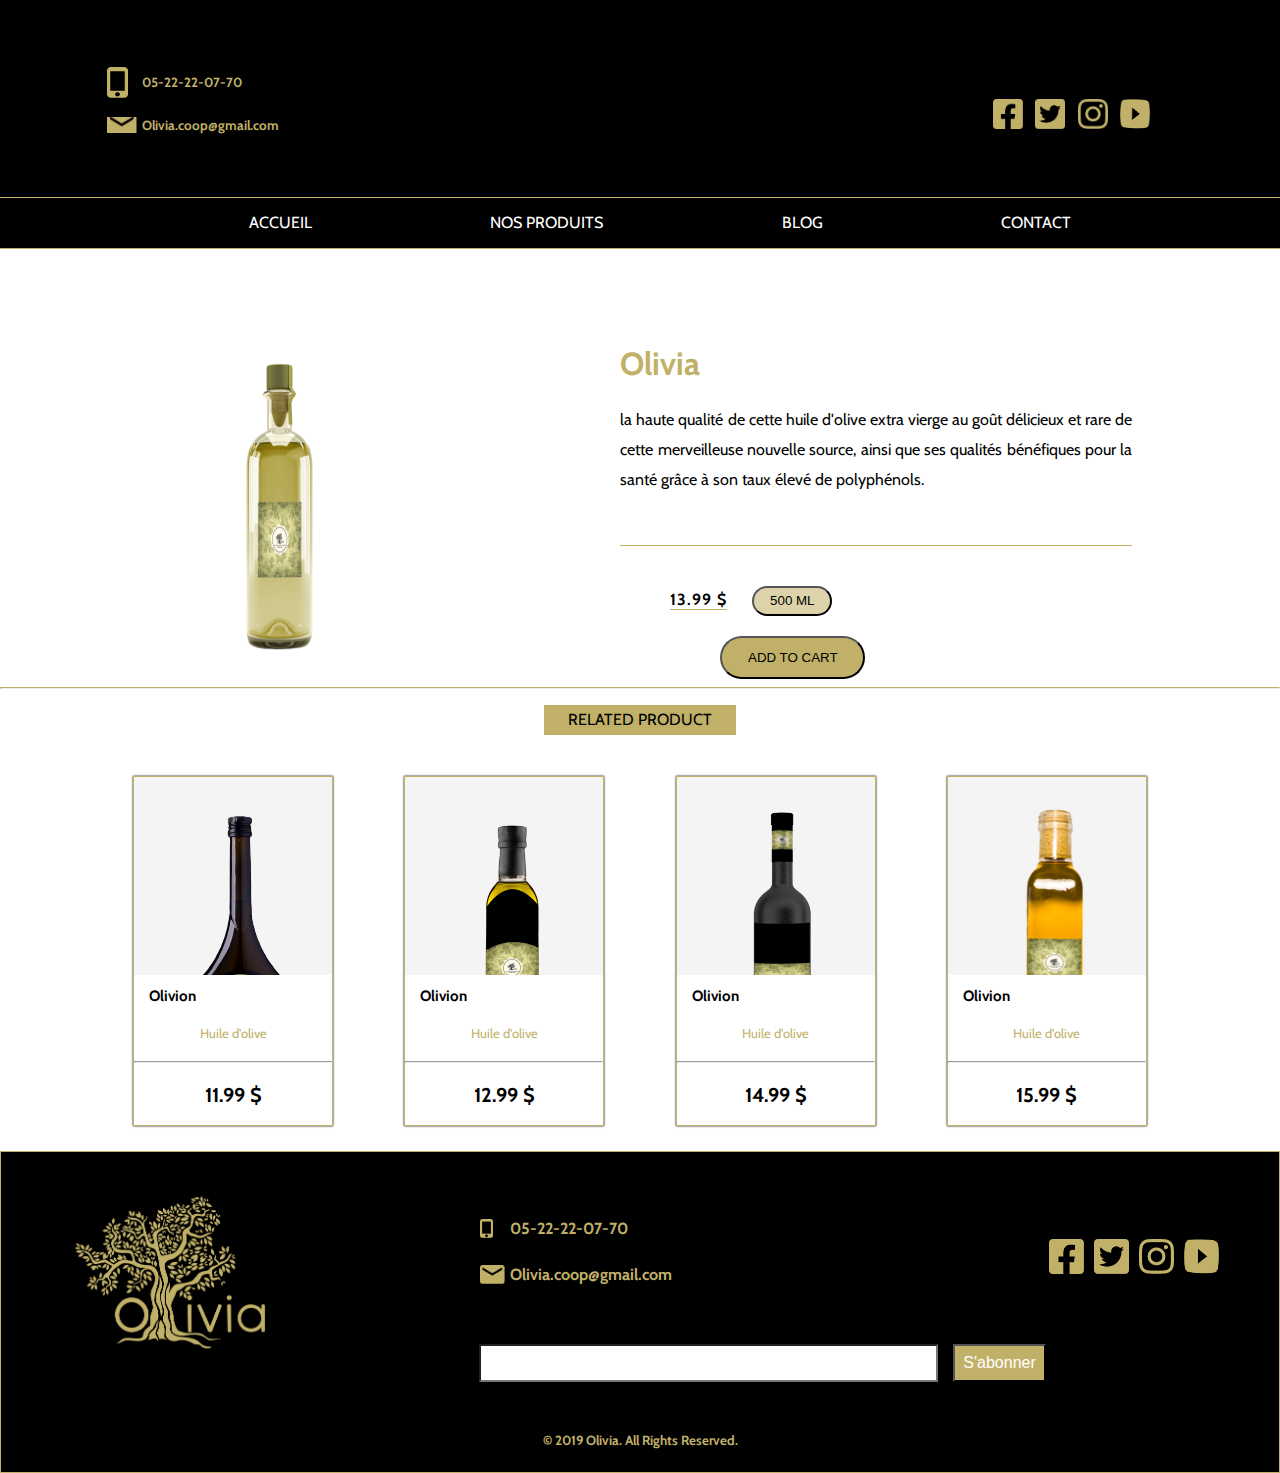
<file: Desktop/Done Olivia/Olivia-alim/sin-product/product5.html>
<!DOCTYPE html>
<html lang="en">

<head>
    <meta charset="UTF-8">
    <meta name="viewport" content="width=device-width, initial-scale=1.0">
    <title>Alimentaires</title>
    <link rel="stylesheet" href="style.css">
    <link rel="shortcut icon" href="images/ms-icon-310x310.png">
</head>

<body>
    <div class="wrapper">
        <header>
            <div class="header-content">
                <div class="contact">
                    <h5 class="phone">05-22-22-07-70</h5>
                    <h5 class="mail">Olivia.coop@gmail.com</h5>
                </div>
                <img src="images/olivia.png" alt="logo" class="logo">
                <div class="social">
                    <img src="images/Icon_awesome-facebook-square2x.png" alt="">
                    <img src="images/Icon_awesome-twitter-square2x.png" alt="">
                    <img src="images/Icon_awesome-instagram2x.png" alt="">
                    <img src="images/Icon_simple-youtube2x.png" alt="">
                </div>
            </div>
            <nav class="mobile-nav">
                <span>MENU</span>
                <div class="burger">
                    <div class="line1"></div>
                    <div class="line2"></div>
                    <div class="line3"></div>
                </div>
                <ul class="links">

                    <li><a href="../../index.html">ACCUEIL</a></li>
                    <li><a href="#!">NOS PRODUITS</a>
                        <div class="sub">
                            <ul>
                                <li><a href="../alimentaire.html" class="alim">Alimentaires</a></li>
                                <li><a href="../../Olivia-Cosmi/cosmetique.html" class="cosm">Cosmetiques</a></li>
                            </ul>
                        </div>
                    </li>
                    <li><a href="../../Blog/index.html">BLOG</a></li>
                    <li><a href="../../contact/index.html">CONTACT</a></li>

                </ul>
            </nav>
            <nav id="navbar">
                <img src="images/olivia.png" alt="logo">
                <ul class="links">

                    <li><a href="../../index.html">ACCUEIL</a></li>
                    <li><a href="#!">NOS PRODUITS</a>
                        <div class="sub">
                            <ul>
                                <li><a href="../alimentaire.html" class="alim">Alimentaires</a></li>
                                <li><a href="../../Olivia-Cosmi/cosmetique.html" class="cosm">Cosmetiques</a></li>
                            </ul>
                        </div>
                    </li>

                    <li><a href="../../Blog/index.html">BLOG</a></li>
                    <li><a href="../../contact/index.html">CONTACT</a></li>

                </ul>
            </nav>
        </header>


        <section class="product">
            <div class="shampoo">
                <img src="img-alimentaire/olivia5.png" alt="conditioner" width="294px" height="850px">
            </div>
            <div class="text">
                <h1>Olivia</h1>
                <p>la haute qualité de cette huile d'olive extra vierge au goût délicieux et rare de cette merveilleuse nouvelle source, ainsi que ses qualités bénéfiques pour la santé grâce à son taux élevé de polyphénols.</p>
                <div class="price">
                    <span>13.99 $</span>
                    <button class="ml">500 ML</button>
                </div>
                <button href="#" class="add">ADD TO CART</button>
            </div>
        </section>
        <hr class="line">
        <div class="rltd">
            <p>RELATED PRODUCT</p>
        </div>
        <div class="all">
            <div class="p-olive">
                <a href="product3.html"><img class="p-img" src="img-alimentaire/olivia3.png"></a>
                <div class="info">
                    <h2>Olivion</h2>
                    <p>Huile d'olive</p>
                    <hr>
                    <h3 class="price1">11.99 $</h3>
                </div>
            </div>
            <div class="p-olive">
                <a href="product4.html"><img class="p-img" src="img-alimentaire/olivia4.png"></a>
                <div class="info">
                    <h2>Olivion</h2>
                    <p>Huile d'olive
                    </p>
                    <hr>
                    <h3 class="price1">12.99 $
                    </h3>
                </div>
            </div>
            <div class="p-olive">
                <a href="product6.html"><img class="p-img" src="img-alimentaire/olivia6.png"></a>
                <div class="info">
                    <h2>Olivion</h2>
                    <p>Huile d'olive</p>
                    <hr>
                    <h3 class="price1">14.99 $</h3>
                </div>
            </div>
            <div class="p-olive">
                <a href="product7.html"><img class="p-img" src="img-alimentaire/olivia7.png"></a>
                <div class="info">
                    <h2>Olivion</h2>
                    <p>Huile d'olive</p>
                    <hr>
                    <h3 class="price1">15.99 $</h3>
                </div>
            </div>
        </div>


        <footer>

            <div class="footer-content">
                <img src="images/olivia.png" alt="">
                <div class="contactfoot">
                    <h6 class="phonefoot">05-22-22-07-70</h6>
                    <h6 class="mailfoot">Olivia.coop@gmail.com</h6>
                </div>

                <div class="socialfoot">
                    <img src="images/Icon_awesome-facebook-square2x.png" alt="">
                    <img src="images/Icon_awesome-twitter-square2x.png" alt="">
                    <img src="images/Icon_awesome-instagram2x.png" alt="">
                    <img src="images/Icon_simple-youtube2x.png" alt="">
                </div>

            </div>
            <form action="get">
                <input type="email" class="email">
                <input type="submit" value="S'abonner" class="btn">
            </form>
            <h5>© 2019 Olivia. All Rights Reserved.

            </h5>
        </footer>
    </div>

    <script src="app.js"></script>
</body>

</html>
</file>
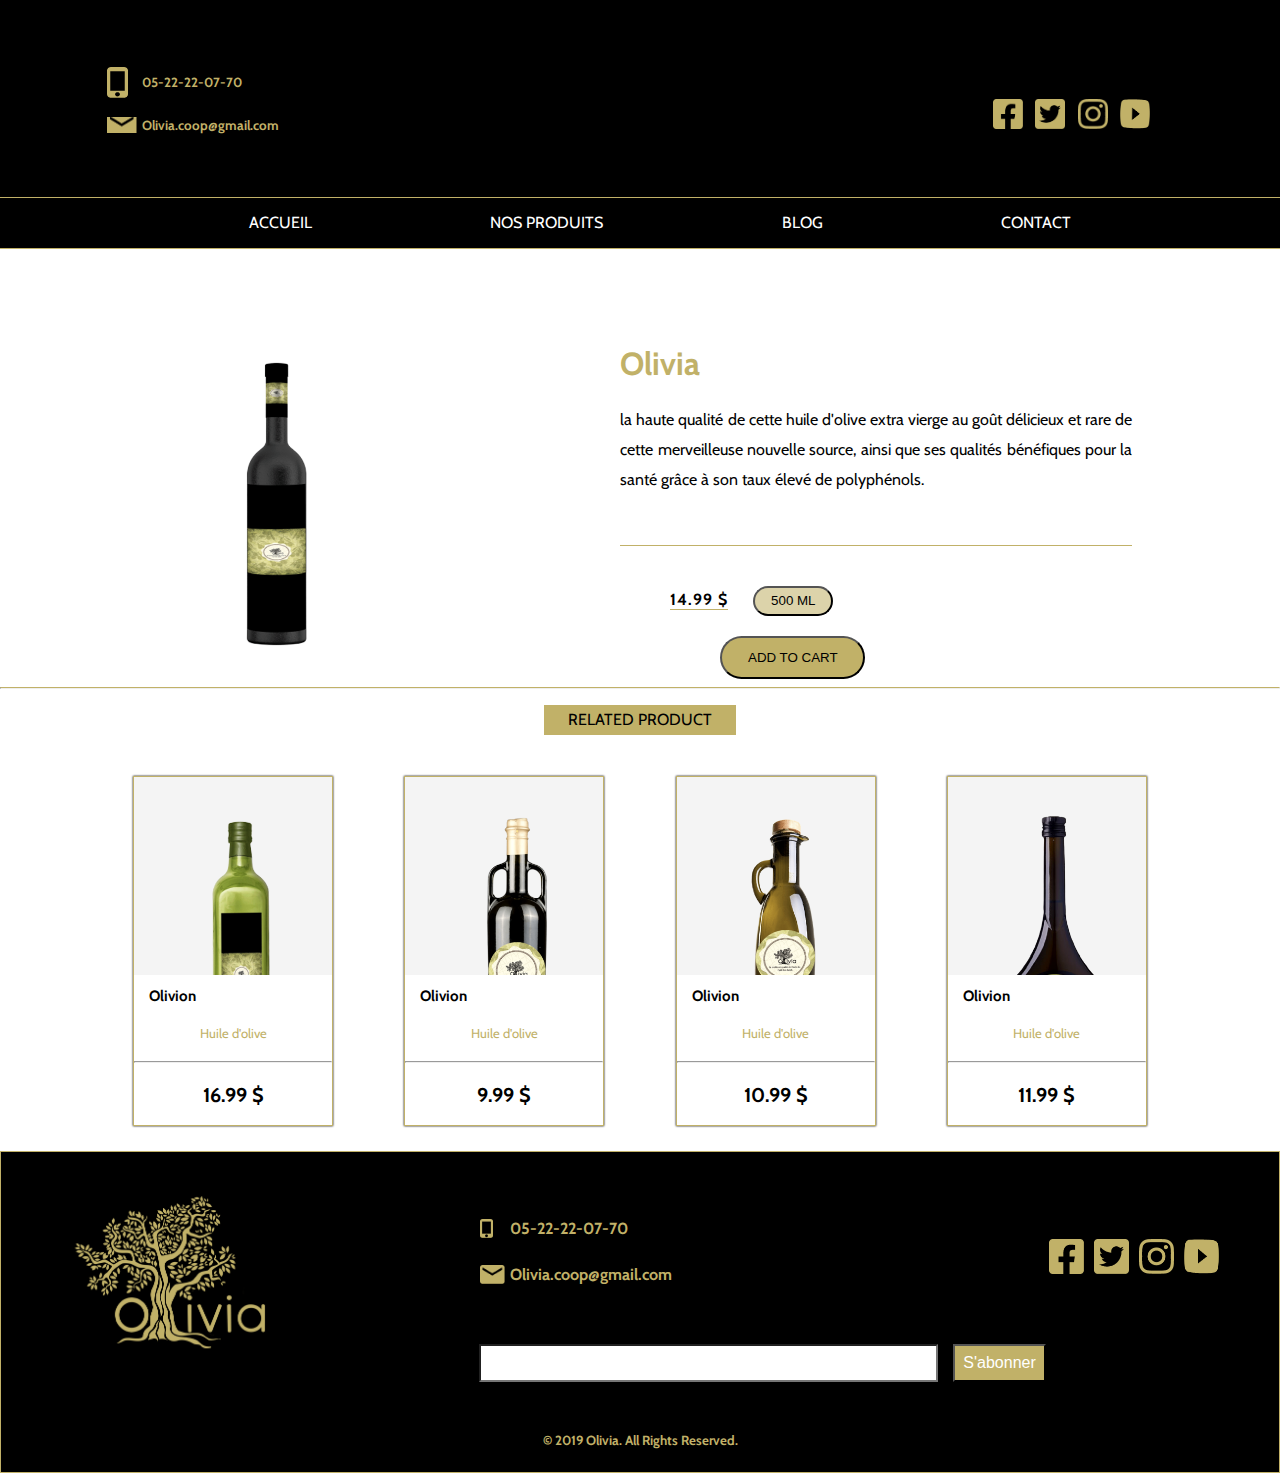
<file: Desktop/Done Olivia/Olivia-alim/sin-product/product6.html>
<!DOCTYPE html>
<html lang="en">

<head>
    <meta charset="UTF-8">
    <meta name="viewport" content="width=device-width, initial-scale=1.0">
    <title>Alimentaires</title>
    <link rel="stylesheet" href="style.css">
    <link rel="shortcut icon" href="images/ms-icon-310x310.png">
</head>

<body>
    <div class="wrapper">
        <header>
            <div class="header-content">
                <div class="contact">
                    <h5 class="phone">05-22-22-07-70</h5>
                    <h5 class="mail">Olivia.coop@gmail.com</h5>
                </div>
                <img src="images/olivia.png" alt="logo" class="logo">
                <div class="social">
                    <img src="images/Icon_awesome-facebook-square2x.png" alt="">
                    <img src="images/Icon_awesome-twitter-square2x.png" alt="">
                    <img src="images/Icon_awesome-instagram2x.png" alt="">
                    <img src="images/Icon_simple-youtube2x.png" alt="">
                </div>
            </div>
            <nav class="mobile-nav">
                <span>MENU</span>
                <div class="burger">
                    <div class="line1"></div>
                    <div class="line2"></div>
                    <div class="line3"></div>
                </div>
                <ul class="links">

                    <li><a href="../../index.html">ACCUEIL</a></li>
                    <li><a href="#!">NOS PRODUITS</a>
                        <div class="sub">
                            <ul>
                                <li><a href="../alimentaire.html" class="alim">Alimentaires</a></li>
                                <li><a href="../../Olivia-Cosmi/cosmetique.html" class="cosm">Cosmetiques</a></li>
                            </ul>
                        </div>
                    </li>
                    <li><a href="../../Blog/index.html">BLOG</a></li>
                    <li><a href="../../contact/index.html">CONTACT</a></li>

                </ul>
            </nav>
            <nav id="navbar">
                <img src="images/olivia.png" alt="logo">
                <ul class="links">

                    <li><a href="../../index.html">ACCUEIL</a></li>
                    <li><a href="#!">NOS PRODUITS</a>
                        <div class="sub">
                            <ul>
                                <li><a href="../alimentaire.html" class="alim">Alimentaires</a></li>
                                <li><a href="../../Olivia-Cosmi/cosmetique.html" class="cosm">Cosmetiques</a></li>
                            </ul>
                        </div>
                    </li>

                    <li><a href="../../Blog/index.html">BLOG</a></li>
                    <li><a href="../../contact/index.html">CONTACT</a></li>

                </ul>
            </nav>

        </header>


        <section class="product">
            <div class="shampoo">
                <img src="img-alimentaire/olivia6.png" alt="conditioner" width="294px" height="850px">
            </div>
            <div class="text">
                <h1>Olivia</h1>
                <p>la haute qualité de cette huile d'olive extra vierge au goût délicieux et rare de cette merveilleuse nouvelle source, ainsi que ses qualités bénéfiques pour la santé grâce à son taux élevé de polyphénols.</p>
                <div class="price">
                    <span>14.99 $</span>
                    <button class="ml">500 ML</button>
                </div>
                <button href="#" class="add">ADD TO CART</button>
            </div>
        </section>
        <hr class="line">
        <div class="rltd">
            <p>RELATED PRODUCT</p>
        </div>
        <div class="all">
            <div class="p-olive">
                <a href="product8.html"><img class="p-img" src="img-alimentaire/olivia8.png"></a>
                <div class="info">
                    <h2>Olivion</h2>
                    <p>Huile d'olive</p>
                    <hr>
                    <h3 class="price1">16.99 $</h3>
                </div>
            </div>
            <div class="p-olive">
                <a href="product1.html"><img class="p-img" src="img-alimentaire/olivia1.png"></a>
                <div class="info">
                    <h2>Olivion</h2>
                    <p>Huile d'olive
                    </p>
                    <hr>
                    <h3 class="price1">9.99 $
                    </h3>
                </div>
            </div>
            <div class="p-olive">
                <a href="product2.html"><img class="p-img" src="img-alimentaire/olivia2.png"></a>
                <div class="info">
                    <h2>Olivion</h2>
                    <p>Huile d'olive</p>
                    <hr>
                    <h3 class="price1">10.99 $</h3>
                </div>
            </div>
            <div class="p-olive">
                <a href="product3.html"><img class="p-img" src="img-alimentaire/olivia3.png"></a>
                <div class="info">
                    <h2>Olivion</h2>
                    <p>Huile d'olive</p>
                    <hr>
                    <h3 class="price1">11.99 $</h3>
                </div>
            </div>
        </div>


        <footer>

            <div class="footer-content">
                <img src="images/olivia.png" alt="">
                <div class="contactfoot">
                    <h6 class="phonefoot">05-22-22-07-70</h6>
                    <h6 class="mailfoot">Olivia.coop@gmail.com</h6>
                </div>

                <div class="socialfoot">
                    <img src="images/Icon_awesome-facebook-square2x.png" alt="">
                    <img src="images/Icon_awesome-twitter-square2x.png" alt="">
                    <img src="images/Icon_awesome-instagram2x.png" alt="">
                    <img src="images/Icon_simple-youtube2x.png" alt="">
                </div>

            </div>
            <form action="get">
                <input type="email" class="email">
                <input type="submit" value="S'abonner" class="btn">
            </form>
            <h5>© 2019 Olivia. All Rights Reserved.

            </h5>
        </footer>
    </div>

    <script src="app.js"></script>
</body>

</html>
</file>
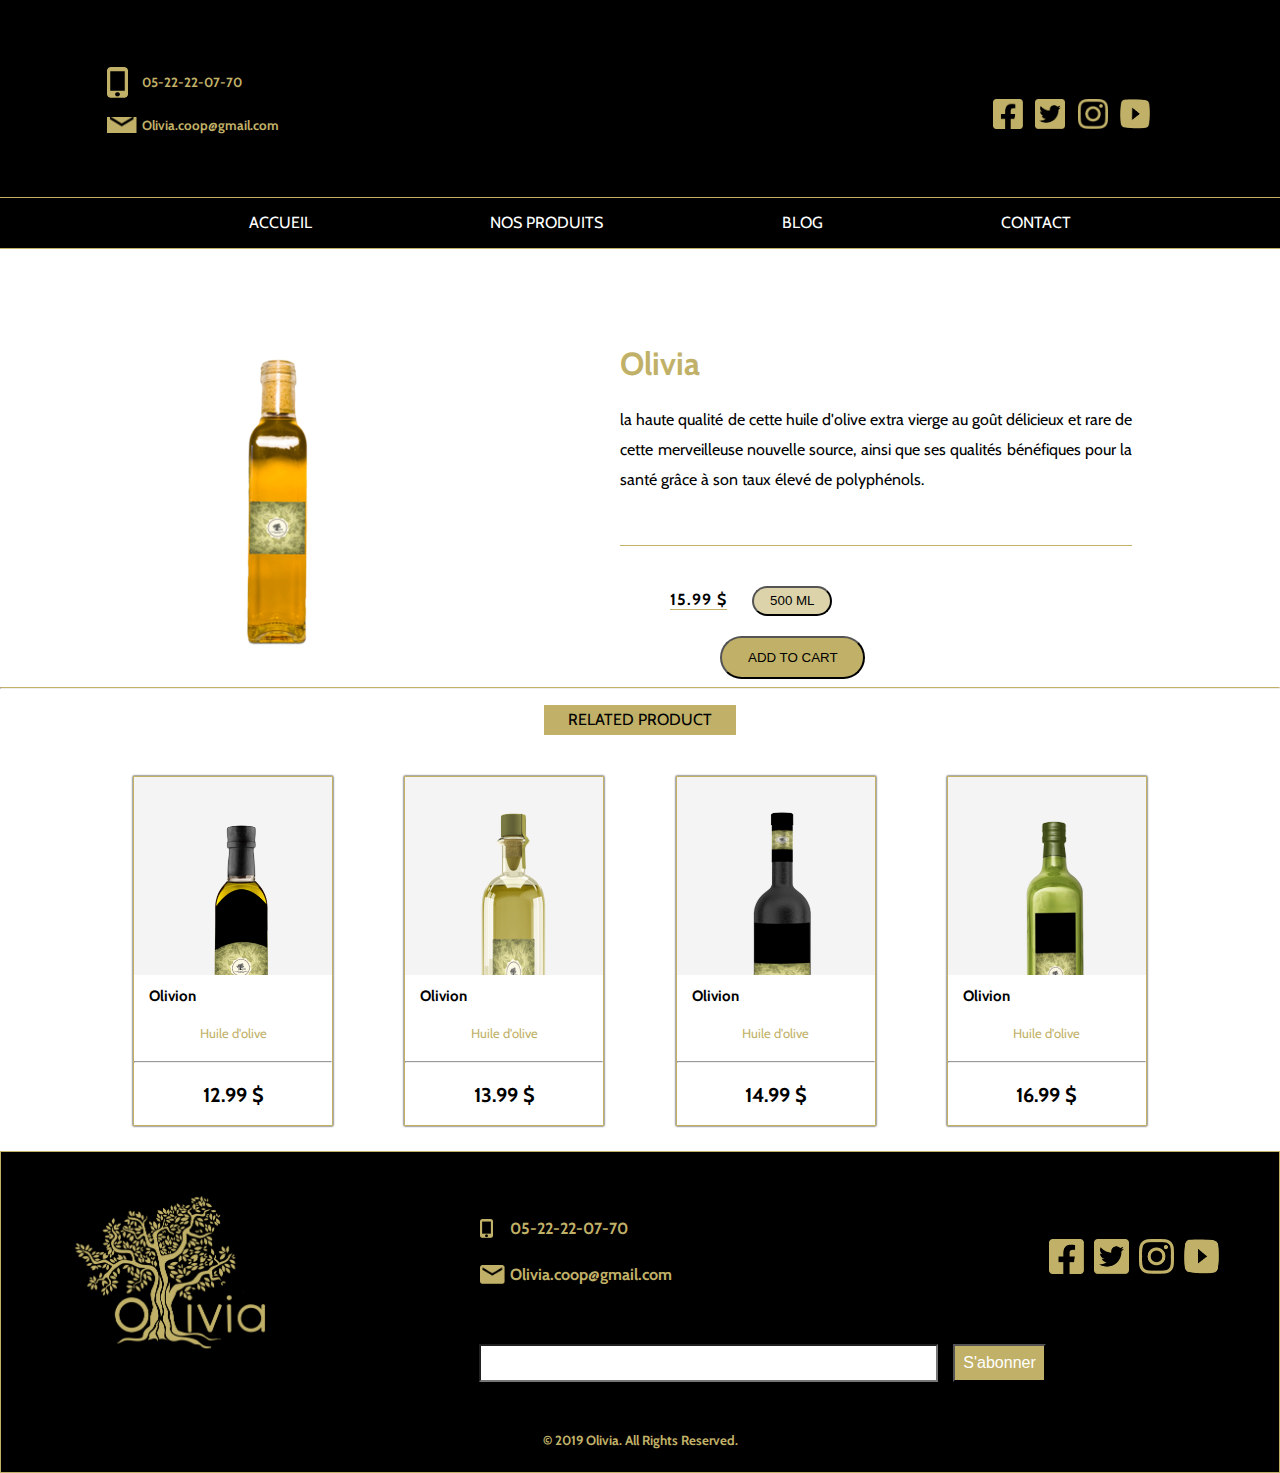
<file: Desktop/Done Olivia/Olivia-alim/sin-product/product7.html>
<!DOCTYPE html>
<html lang="en">

<head>
    <meta charset="UTF-8">
    <meta name="viewport" content="width=device-width, initial-scale=1.0">
    <title>Alimentaires</title>
    <link rel="stylesheet" href="style.css">
    <link rel="shortcut icon" href="images/ms-icon-310x310.png">
</head>

<body>
    <div class="wrapper">
        <header>
            <div class="header-content">
                <div class="contact">
                    <h5 class="phone">05-22-22-07-70</h5>
                    <h5 class="mail">Olivia.coop@gmail.com</h5>
                </div>
                <img src="images/olivia.png" alt="logo" class="logo">
                <div class="social">
                    <img src="images/Icon_awesome-facebook-square2x.png" alt="">
                    <img src="images/Icon_awesome-twitter-square2x.png" alt="">
                    <img src="images/Icon_awesome-instagram2x.png" alt="">
                    <img src="images/Icon_simple-youtube2x.png" alt="">
                </div>
            </div>
            <nav class="mobile-nav">
                <span>MENU</span>
                <div class="burger">
                    <div class="line1"></div>
                    <div class="line2"></div>
                    <div class="line3"></div>
                </div>
                <ul class="links">

                    <li><a href="../../index.html">ACCUEIL</a></li>
                    <li><a href="#!">NOS PRODUITS</a>
                        <div class="sub">
                            <ul>
                                <li><a href="../alimentaire.html" class="alim">Alimentaires</a></li>
                                <li><a href="../../Olivia-Cosmi/cosmetique.html" class="cosm">Cosmetiques</a></li>
                            </ul>
                        </div>
                    </li>
                    <li><a href="../../Blog/index.html">BLOG</a></li>
                    <li><a href="../../contact/index.html">CONTACT</a></li>

                </ul>
            </nav>
            <nav id="navbar">
                <img src="images/olivia.png" alt="logo">
                <ul class="links">

                    <li><a href="../../index.html">ACCUEIL</a></li>
                    <li><a href="#!">NOS PRODUITS</a>
                        <div class="sub">
                            <ul>
                                <li><a href="../alimentaire.html" class="alim">Alimentaires</a></li>
                                <li><a href="../../Olivia-Cosmi/cosmetique.html" class="cosm">Cosmetiques</a></li>
                            </ul>
                        </div>
                    </li>

                    <li><a href="../../Blog/index.html">BLOG</a></li>
                    <li><a href="../../contact/index.html">CONTACT</a></li>

                </ul>
            </nav>

        </header>


        <section class="product">
            <div class="shampoo">
                <img src="img-alimentaire/olivia7.png" alt="conditioner" width="294px" height="850px">
            </div>
            <div class="text">
                <h1>Olivia</h1>
                <p>la haute qualité de cette huile d'olive extra vierge au goût délicieux et rare de cette merveilleuse nouvelle source, ainsi que ses qualités bénéfiques pour la santé grâce à son taux élevé de polyphénols.</p>
                <div class="price">
                    <span>15.99 $</span>
                    <button class="ml">500 ML</button>
                </div>
                <button href="#" class="add">ADD TO CART</button>
            </div>
        </section>
        <hr class="line">
        <div class="rltd">
            <p>RELATED PRODUCT</p>
        </div>
        <div class="all">
            <div class="p-olive">
                <a href="product4.html"><img class="p-img" src="img-alimentaire/olivia4.png"></a>
                <div class="info">
                    <h2>Olivion</h2>
                    <p>Huile d'olive</p>
                    <hr>
                    <h3 class="price1">12.99 $</h3>
                </div>
            </div>
            <div class="p-olive">
                <a href="product5.html"><img class="p-img" src="img-alimentaire/olivia5.png"></a>
                <div class="info">
                    <h2>Olivion</h2>
                    <p>Huile d'olive
                    </p>
                    <hr>
                    <h3 class="price1">13.99 $
                    </h3>
                </div>
            </div>
            <div class="p-olive">
                <a href="product6.html"><img class="p-img" src="img-alimentaire/olivia6.png"></a>
                <div class="info">
                    <h2>Olivion</h2>
                    <p>Huile d'olive</p>
                    <hr>
                    <h3 class="price1">14.99 $</h3>
                </div>
            </div>
            <div class="p-olive">
                <a href="product8.html"><img class="p-img" src="img-alimentaire/olivia8.png"></a>
                <div class="info">
                    <h2>Olivion</h2>
                    <p>Huile d'olive</p>
                    <hr>
                    <h3 class="price1">16.99 $</h3>
                </div>
            </div>
        </div>


        <footer>

            <div class="footer-content">
                <img src="images/olivia.png" alt="">
                <div class="contactfoot">
                    <h6 class="phonefoot">05-22-22-07-70</h6>
                    <h6 class="mailfoot">Olivia.coop@gmail.com</h6>
                </div>

                <div class="socialfoot">
                    <img src="images/Icon_awesome-facebook-square2x.png" alt="">
                    <img src="images/Icon_awesome-twitter-square2x.png" alt="">
                    <img src="images/Icon_awesome-instagram2x.png" alt="">
                    <img src="images/Icon_simple-youtube2x.png" alt="">
                </div>

            </div>
            <form action="get">
                <input type="email" class="email">
                <input type="submit" value="S'abonner" class="btn">
            </form>
            <h5>© 2019 Olivia. All Rights Reserved.

            </h5>
        </footer>
    </div>

    <script src="app.js"></script>
</body>

</html>
</file>
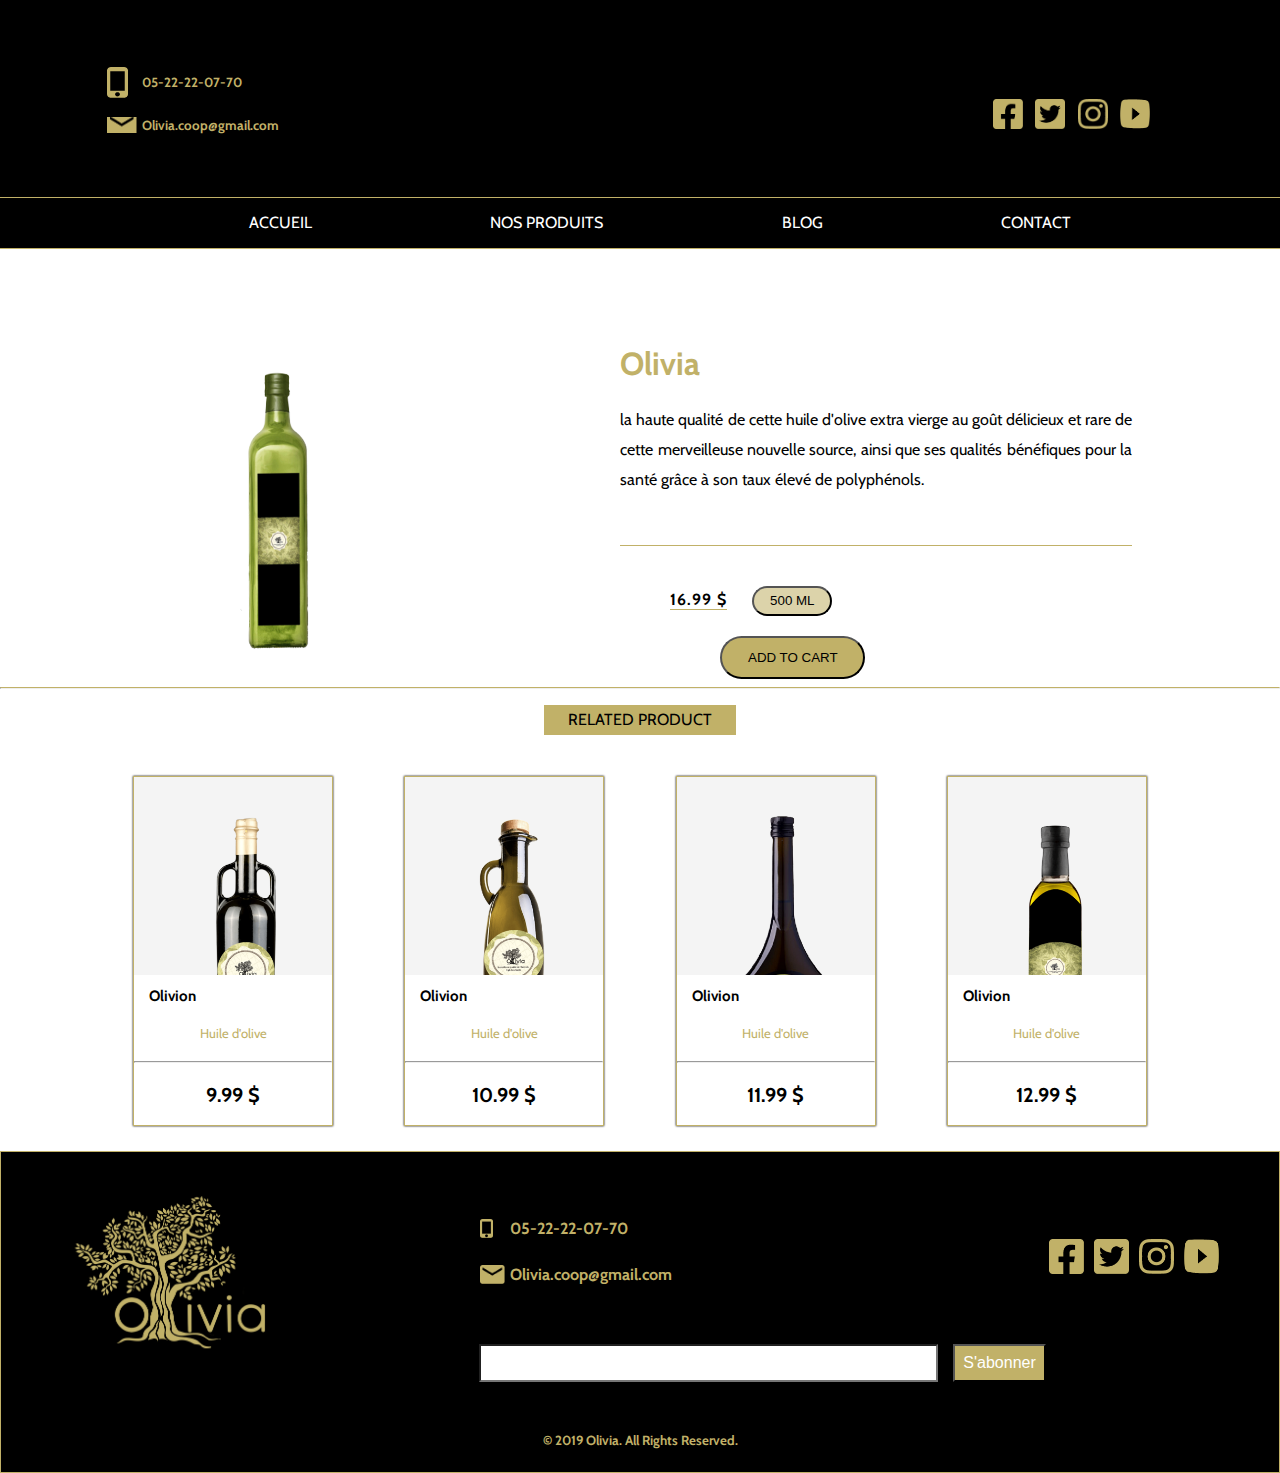
<file: Desktop/Done Olivia/Olivia-alim/sin-product/product8.html>
<!DOCTYPE html>
<html lang="en">

<head>
    <meta charset="UTF-8">
    <meta name="viewport" content="width=device-width, initial-scale=1.0">
    <title>Alimentaires</title>
    <link rel="stylesheet" href="style.css">
    <link rel="shortcut icon" href="images/ms-icon-310x310.png">
</head>

<body>
    <div class="wrapper">
        <header>
            <div class="header-content">
                <div class="contact">
                    <h5 class="phone">05-22-22-07-70</h5>
                    <h5 class="mail">Olivia.coop@gmail.com</h5>
                </div>
                <img src="images/olivia.png" alt="logo" class="logo">
                <div class="social">
                    <img src="images/Icon_awesome-facebook-square2x.png" alt="">
                    <img src="images/Icon_awesome-twitter-square2x.png" alt="">
                    <img src="images/Icon_awesome-instagram2x.png" alt="">
                    <img src="images/Icon_simple-youtube2x.png" alt="">
                </div>
            </div>
            <nav class="mobile-nav">
                <span>MENU</span>
                <div class="burger">
                    <div class="line1"></div>
                    <div class="line2"></div>
                    <div class="line3"></div>
                </div>
                <ul class="links">

                    <li><a href="../../index.html">ACCUEIL</a></li>
                    <li><a href="#!">NOS PRODUITS</a>
                        <div class="sub">
                            <ul>
                                <li><a href="../alimentaire.html" class="alim">Alimentaires</a></li>
                                <li><a href="../../Olivia-Cosmi/cosmetique.html" class="cosm">Cosmetiques</a></li>
                            </ul>
                        </div>
                    </li>
                    <li><a href="../../Blog/index.html">BLOG</a></li>
                    <li><a href="../../contact/index.html">CONTACT</a></li>

                </ul>
            </nav>
            <nav id="navbar">
                <img src="images/olivia.png" alt="logo">
                <ul class="links">

                    <li><a href="../../index.html">ACCUEIL</a></li>
                    <li><a href="#!">NOS PRODUITS</a>
                        <div class="sub">
                            <ul>
                                <li><a href="../alimentaire.html" class="alim">Alimentaires</a></li>
                                <li><a href="../../Olivia-Cosmi/cosmetique.html" class="cosm">Cosmetiques</a></li>
                            </ul>
                        </div>
                    </li>

                    <li><a href="../../Blog/index.html">BLOG</a></li>
                    <li><a href="../../contact/index.html">CONTACT</a></li>

                </ul>
            </nav>
        </header>


        <section class="product">
            <div class="shampoo">
                <img src="img-alimentaire/olivia8.png" alt="conditioner" width="294px" height="850px">
            </div>
            <div class="text">
                <h1>Olivia</h1>
                <p>la haute qualité de cette huile d'olive extra vierge au goût délicieux et rare de cette merveilleuse nouvelle source, ainsi que ses qualités bénéfiques pour la santé grâce à son taux élevé de polyphénols.</p>
                <div class="price">
                    <span>16.99 $</span>
                    <button class="ml">500 ML</button>
                </div>
                <button href="#" class="add">ADD TO CART</button>
            </div>
        </section>
        <hr class="line">
        <div class="rltd">
            <p>RELATED PRODUCT</p>
        </div>
        <div class="all">
            <div class="p-olive">
                <a href="product1.html"><img class="p-img" src="img-alimentaire/olivia1.png"></a>
                <div class="info">
                    <h2>Olivion</h2>
                    <p>Huile d'olive</p>
                    <hr>
                    <h3 class="price1">9.99 $</h3>
                </div>
            </div>
            <div class="p-olive">
                <a href="product2.html"><img class="p-img" src="img-alimentaire/olivia2.png"></a>
                <div class="info">
                    <h2>Olivion</h2>
                    <p>Huile d'olive
                    </p>
                    <hr>
                    <h3 class="price1">10.99 $
                    </h3>
                </div>
            </div>
            <div class="p-olive">
                <a href="product3.html"><img class="p-img" src="img-alimentaire/olivia3.png"></a>
                <div class="info">
                    <h2>Olivion</h2>
                    <p>Huile d'olive</p>
                    <hr>
                    <h3 class="price1">11.99 $</h3>
                </div>
            </div>
            <div class="p-olive">
                <a href="product4.html"><img class="p-img" src="img-alimentaire/olivia4.png"></a>
                <div class="info">
                    <h2>Olivion</h2>
                    <p>Huile d'olive</p>
                    <hr>
                    <h3 class="price1">12.99 $</h3>
                </div>
            </div>
        </div>


        <footer>

            <div class="footer-content">
                <img src="images/olivia.png" alt="">
                <div class="contactfoot">
                    <h6 class="phonefoot">05-22-22-07-70</h6>
                    <h6 class="mailfoot">Olivia.coop@gmail.com</h6>
                </div>

                <div class="socialfoot">
                    <img src="images/Icon_awesome-facebook-square2x.png" alt="">
                    <img src="images/Icon_awesome-twitter-square2x.png" alt="">
                    <img src="images/Icon_awesome-instagram2x.png" alt="">
                    <img src="images/Icon_simple-youtube2x.png" alt="">
                </div>

            </div>
            <form action="get">
                <input type="email" class="email">
                <input type="submit" value="S'abonner" class="btn">
            </form>
            <h5>© 2019 Olivia. All Rights Reserved.

            </h5>
        </footer>
    </div>

    <script src="app.js"></script>
</body>

</html>
</file>
<file: Desktop/Done Olivia/style.css>
@import url('https://fonts.googleapis.com/css?family=Cabin:400,700&display=swap');
@import url('https://fonts.googleapis.com/css?family=Roboto+Condensed:400,700&display=swap');
body {
	margin: 0;
	padding: 0;
	overflow-x: hidden;
	font-family: Cabin;
}


.wrapper {
	overflow-x: hidden;
}

p {
	line-height: 30px;
}

/*header starts here*/
header {
	background-color: black;
	text-align: center;
}

header img {
	width: 40%;
	margin-bottom: -40px;
}

.logo {
	opacity: 0;
	transform: scale(0);
	animation: appear 1s linear forwards;
}

@keyframes appear {
	from {
		opacity: 0;
		transform: scale(0);
	}
	to {
		opacity: 1;
		transform: scale(1);
	}
}

.social,
.contact {
	display: none;
}

nav {
	color: white;
	display: flex;
	justify-content: space-between;
	background-color: #c1b168;
	padding: 10px 30px;
	align-items: center;
}

#navbar {
	display: none;
}

nav ul {
	list-style-type: none;
	display: flex;
	flex-direction: column;
	position: absolute;
	right: 0;
	top: 68%;
	justify-content: space-around;
	height: 350px;
	width: 100%;
	background-color: black;
	padding-right: 0px;
	transform: translateX(100%);
	transition: transform 0.6s ease-in;
	z-index: 10;
}

.mobile-nav {
	position: relative;
}

nav li a {
	text-decoration: none;
	color: white;
}
nav li a:hover {
	color: #c1b168;
}

.burger {
	cursor: pointer;
}

.burger div {
	background-color: white;
	height: 3px;
	width: 25px;
	margin: 5px 0px;
}

.nav-active {
	transform: translateX(0%);
}

@keyframes navLinkFade {
	from {
		opacity: 0;
		transform: translateX(50px);
	}

	to {
		opacity: 1;
		transform: translateX(0px);
	}
}

nav ul li:hover .sub {
	display: block;
	position: absolute;
	background-color: black;
	left: 140px;
	top: -10px;
	z-index: -1;
	width: 90px;
}
nav ul li:hover .sub ul {
	display: block;
	padding-right: 40px;
	padding-top: 25px;
	height: 90px;
}
nav ul li:hover .sub ul li {
	padding: 10px 0px;
}
nav ul li:hover .sub ul li a:hover {
	padding: 10px;
}
/*header ends here*/
video {
	width: 100%;
	height: 100%;
}
.story img {
	width: 80%;
}
.story {
	text-align: center;
}
.story p {
	padding: 0 40px;
}

h1,
h2,
h3,
h6,
h5 {
	color: #c1b168;
	font-family: 'Roboto Condensed';
}

h2 {
	text-align: center;
}

.products {
	text-align: center;
	padding-bottom: 20px;
	border: 0.5px solid #c1b168;
	margin-bottom: -5.5px;
}

.productype {
	display: flex;
	flex-direction: column;
	align-items: center;
}

.productype a {
	text-decoration: none;
	color: black;
}

.alimen,
.cosmet {
	background-color: #c1b168;
	border: none;
	border-radius: 4px;
	padding: 0.5em;
	font-size: 1rem;
	opacity: 0;
	transition: all 0.4s ease-in;
	transform: translateY(-50px);
}

.productype img {
	width: 60%;
	margin-bottom: 15px;
	transition: all 0.4s ease-in;
}

.productype img:hover {
	opacity: 0.5;
}

.productype img:hover + .alimen {
	transform: translateY(-100px);
	opacity: 1;
}
.productype img:hover + .cosmet {
	transform: translateY(-100px);
	opacity: 1;
}

.benefits {
	text-align: center;
	background: url(images/olive_bg.png);
	background-attachment: fixed;
	background-size: contain;
	padding-bottom: 2px;
	padding-top: 2px;
	margin: 5px 0px;
	color: white;
}

.benefits p {
	padding: 10px 30px;
	padding-bottom: 30px;
	line-height: 35px;
}

.benefits h3 {
	font-size: 1.5rem;
}

.benefits img {
	width: 100%;
}

.big {
	width: 80%;
	background-color: black;
	color: white;
	border-radius: 10px;
	margin: 10px auto;
	padding: 1px 10px;
}

.big p {
	border-bottom: 1px solid #c1b168;
	padding-bottom: 5px;
}

.small p {
	border-bottom: 1px solid #c1b168;
	padding-bottom: 5px;
}

.small div {
	width: 80%;
	background-color: black;
	color: white;
	border-radius: 10px;
	margin: 10px auto;
	padding: 1px 10px;
}

.partners {
	text-align: center;
}

.partners img {
	width: 30%;
}

.tizwit {
	height: 80px;
}

footer {
	background-color: black;
	padding-bottom: 15px;
}

footer img {
	width: 30%;
}

.footer-content {
	display: flex;
	align-items: center;
	justify-content: space-between;
}
.contactfoot {
	display: flex;
	flex-direction: column;
	color: white;
	text-align: left;
	width: 30%;
}
.phonefoot {
	background: url(images/Icon_material-phone-iphone2x.png) no-repeat left;
	background-size: contain;
	padding-left: 30px;
	margin-bottom: -10px;
}

.mailfoot {
	background: url(images/Icon_material-email2x.png) no-repeat left;
	background-size: contain;
	padding-left: 30px;
}

.socialfoot {
	display: flex;
	justify-content: space-evenly;
	width: 30%;
	margin-top: -20px;
}

.socialfoot img {
	width: 9%;
	margin-left: -50px;
	margin-right: -15px;
}

form {
	text-align: center;
	margin-right: -110px;
	display: flex;
	justify-content: center;
	margin-top: -20px;
}

.email {
	width: 32%;
}

.btn {
	background-color: #c1b168;
	color: white;
	font-size: 0.5rem;
	padding: 0.5em;
	margin-left: 15px;
}

footer h5 {
	color: #c1b168;
	text-align: center;
	margin-top: 50px;
}

@media only screen and (min-width: 550px) {
	.alimen,
	.cosmet {
		padding: 1em;
		font-size: 1.2rem;
	}

	.productype img:hover + .alimen {
		transform: translateY(-140px);
		opacity: 1;
	}
	.productype img:hover + .cosmet {
		transform: translateY(-140px);
		opacity: 1;
	}

	.tizwit {
		height: 100px;
	}
}
@media only screen and (min-width: 550px) {
	.alimen,
	.cosmet {
		padding: 1em;
		font-size: 1.2rem;
	}

	.productype img:hover + .alimen {
		transform: translateY(-190px);
		opacity: 1;
	}
	.productype img:hover + .cosmet {
		transform: translateY(-190px);
		opacity: 1;
	}
}

@media only screen and (min-width: 650px) {
	nav ul li:hover .sub {
		left: 240px;
	}
}

@media only screen and (min-width: 800px) {
	/*header starts here*/
	nav ul {
		top: 68%;
	}

	.mobile-nav {
		position: relative;
	}

	nav ul li:hover .sub {
		display: block;
		position: absolute;
		background-color: black;
		left: 330px;
		top: -15px;
		z-index: -1;
		width: 90px;
	}
	nav ul li:hover .sub ul {
		display: block;
		padding-right: 40px;
		padding-top: 25px;
		height: 90px;
	}
	nav ul li:hover .sub ul li {
		padding: 10px 0px;
	}
	nav ul li:hover .sub ul li a:hover {
		padding: 10px;
	}
	/*header ends here*/
	video {
		width: 100%;
		height: 100%;
		margin-top: -1px;
	}
	.history {
		display: flex;
		margin-bottom: 30px;
		align-items: center;
	}

	.history img {
		width: 50%;
	}

	.productype {
		display: flex;
		justify-content: center;
		flex-direction: row;
	}
	.products img {
		width: 30%;
		margin-left: 100px;
	}

	.alimen,
	.cosmet {
		position: relative;
		right: 168px;
		bottom: 10px;
		padding: 0.5em;
		font-size: 1rem;
	}

	.productype img {
		width: 30%;
		margin-bottom: 15px;
		transition: all 0.4s ease-in;
	}

	.productype img:hover {
		opacity: 0.5;
	}

	.productype img:hover + .alimen {
		transform: translateX(0px);
		transform: translateY(0px);
		opacity: 1;
	}
	.productype img:hover + .cosmet {
		transform: translateY(0px);
		opacity: 1;
	}

	.benefits {
		background-repeat: repeat-x;
		color: white;
	}

	.benefits h3 {
		font-size: 1.8rem;
	}
	.benefits p {
		font-size: 1.2rem;
	}

	.benefits img {
		width: 50%;
	}

	.quality,
	.health {
		display: flex;
	}

	.taste,
	.cosmetics {
		display: flex;
		flex-direction: row-reverse;
	}

	.small {
		display: flex;
		justify-content: center;
		width: 85%;
		margin: 0 auto;
	}

	.small div {
		width: 48%;
		margin: 0 2%;
	}

	.big h3 {
		text-align: center;
	}

	.socialfoot img {
		width: 35px;
		height: 35px;
	}

	.contactfoot h6 {
		font-size: 1rem;
	}

	form {
		justify-content: center;
		margin-left: 42px;
		margin-top: -20px;
	}

	.email {
		width: 32%;
	}

	.btn {
		font-size: 1rem;
	}

	footer {
		padding-bottom: 20px;
		height: 240px;
	}

	.footer-content {
		height: 150px;
		margin-bottom: 12px;
	}

	footer img {
		position: relative;
		top: 40px;
	}

	.socialfoot {
		margin-top: -110px;
	}

	.partners img {
		width: 20%;
	}
}

@media only screen and (min-width: 1020px) {
	nav ul li:hover .sub {
		left: 450px;
	}

	.tizwit {
		height: 120px;
	}
}

@media only screen and (min-width: 1265px) {
	/*header starts here*/
	.burger,
	nav span {
		display: none;
	}
	header {
		height: 236px;
	}

	.contact {
		display: flex;
		flex-direction: column;
		color: white;
		text-align: left;
	}

	.header-content {
		display: flex;
		width: 100%;
		justify-content: space-around;
		align-items: center;
	}

	.phone {
		background: url(images/Icon_material-phone-iphone2x.png) no-repeat left;
		margin-bottom: -5px;
		padding: 10px 0 10px 35px;
	}

	.mail {
		background: url(images/Icon_material-email2x.png) no-repeat left;
		padding: 0px 0 0 35px;
	}

	.social {
		display: flex;
		justify-content: space-evenly;
		width: 15%;
	}

	.social img {
		width: 30px;
		height: 30px;
	}

	nav {
		background-color: black;
		border-top: 0.5px solid #c1b168;
		border-bottom: 0.5px solid #c1b168;
		height: 30px;
	}
	nav ul {
		position: static;
		display: flex;
		transform: translateX(0px);
		flex-direction: row;
		height: 20px;
		justify-content: space-evenly;
	}

	header img {
		padding: 0px;
		margin-bottom: -70px;
		width: 22%;
		margin-left: -10px;
	}
	#navbar {
		display: flex;
		align-items: center;
		height: 45px;
		opacity: 0.9;
		z-index: 10;
	}

	#navbar ul {
		margin-right: -100px;
	}

	#navbar img {
		width: 8%;
		margin: 20px 0 0 0;
	}

	.sticky {
		position: fixed;
		top: 0;
	}

	.sticky + .title {
		padding-top: 150px;
	}

	.hidden {
		visibility: hidden;
	}

	.sub {
		display: none;
	}

	nav ul li:hover .sub {
		display: block;
		position: absolute;
		background-color: black;
		top: 0;
		left: 450px;
		margin-left: -30px;
		width: 90px;
	}
	nav ul li:hover .sub ul {
		display: block;
		padding-right: 40px;
		padding-top: 25px;
		height: 90px;
	}
	nav ul li:hover .sub ul li {
		padding: 10px 0px;
	}
	nav ul li:hover .sub ul li a:hover {
		padding: 10px;
	}
	/*header ends here*/
	video {
		width: 100%;
		height: 100%;
	}

	.history {
		display: flex;
		justify-content: space-evenly;
	}

	.history img {
		width: 35%;
	}

	.history p {
		width: 35%;
		font-size: 1rem;
	}

	.history h1 {
		margin-bottom: 0px;
	}

	.benefits {
		width: 80%;
		margin: 0 auto;
	}

	.productype img {
		width: 20%;
	}

	.alimen,
	.cosmet {
		position: relative;
		right: 175px;
		bottom: 10px;
	}

	.email {
		background-color: white;
		background-image: none;
		width: 36%;
	}

	footer {
		height: 300px;
		border: 1px solid #c1b168;
	}

	.footer-content {
		height: 200px;
	}

	footer img {
		top: 60px;
		width: 25%;
	}

	.socialfoot {
		width: 20%;
	}

	form {
		margin-left: 135px;
	}
}
</file>
<file: Desktop/Horlog Training/style.css>
/* Layout */
.main {
    display: flex;
    padding: 2em;
    height: 90vh;
    justify-content: center;
    align-items: middle;
}

.clockbox,
   
#clock {
    background-color: #0d2d54;
    border-radius: 50%;
}

/* Clock styles */
.circle {
    width: 100px;
    fill: none;
    stroke: #d9d9d6;
    stroke-width: 9;
    stroke-miterlimit: 10;
    
}

.mid-circle {
    fill: #d9d9d6;
    
}
.hour-marks {
    fill: none;
    stroke: #d9d9d6;
    stroke-width: 9;
    stroke-miterlimit: 10;
}

.hour-arm {
    fill: none;
    stroke: #d9d9d6;
    stroke-width: 17;
    stroke-miterlimit: 10;
}

.minute-arm {
    fill: none;
    stroke:#d9d9d6;
    stroke-width: 11;
    stroke-miterlimit: 10;
}

.second-arm {
    fill: none;
    stroke: rgb(172, 158, 79);
    stroke-width: 4;
    stroke-miterlimit: 10;
}

/* Transparent box ensuring arms center properly. */
.sizing-box {
    fill: none;
}

/* Make all arms rotate around the same center point. */
/* Optional: Use transition for animation. */
#hour,
#minute,
#second {
    transform-origin: 300px 300px;
    transition: transform .5s ease-in-out;
}
</file>
<file: Desktop/Done Olivia/Blog/style.css>
@import url('https://fonts.googleapis.com/css?family=Cabin:400,700&display=swap');
@import url('https://fonts.googleapis.com/css?family=Roboto+Condensed:400,700&display=swap');
body {
	margin: 0;
	padding: 0;
	overflow-x: hidden;
	font-family: Cabin;
}

.wrapper {
	overflow-x: hidden;
}

p {
	line-height: 30px;
}

/*header starts here*/
header {
	background-color: black;
	text-align: center;
}

header img {
	width: 40%;
	margin-bottom: -40px;
}

.logo {
	opacity: 0;
	transform: scale(0);
	animation: appear 1s linear forwards;
}

@keyframes appear {
	from {
		opacity: 0;
		transform: scale(0);
	}
	to {
		opacity: 1;
		transform: scale(1);
	}
}

.social,
.contact {
	display: none;
}

nav {
	color: white;
	display: flex;
	justify-content: space-between;
	background-color: #c1b168;
	padding: 10px 30px;
	align-items: center;
}

#navbar {
	display: none;
}

nav ul {
	list-style-type: none;
	display: flex;
	flex-direction: column;
	position: absolute;
	right: 0;
	top: 68%;
	justify-content: space-around;
	height: 350px;
	width: 100%;
	background-color: black;
	padding-right: 0px;
	transform: translateX(100%);
	transition: transform 0.4s ease-in;
	z-index: 10;
}

.mobile-nav {
	position: relative;
}

nav li a {
	text-decoration: none;
	color: white;
}
nav li a:hover {
	color: #c1b168;
}

.burger {
	cursor: pointer;
}

.burger div {
	background-color: white;
	height: 3px;
	width: 25px;
	margin: 5px 0px;
}

.nav-active {
	transform: translateX(0%);
}

@keyframes navLinkFade {
	from {
		opacity: 0;
		transform: translateX(50px);
	}

	to {
		opacity: 1;
		transform: translateX(0px);
	}
}

nav ul li:hover .sub {
	display: block;
	position: absolute;
	background-color: black;
	left: 140px;
	top: -10px;
	z-index: -1;
	width: 90px;
}
nav ul li:hover .sub ul {
	display: block;
	padding-right: 40px;
	padding-top: 25px;
	height: 90px;
}
nav ul li:hover .sub ul li {
	padding: 10px 0px;
}
nav ul li:hover .sub ul li a:hover {
	padding: 10px;
}
/*header ends here*/

footer {
	background-color: black;
	padding-bottom: 15px;
}

footer img {
	width: 30%;
}

.footer-content {
	display: flex;
	align-items: center;
	justify-content: space-between;
}
.contactfoot {
	display: flex;
	flex-direction: column;
	color: white;
	text-align: left;
	width: 30%;
	color: #c1b168;
}
.phonefoot {
	background: url(images/Icon_material-phone-iphone2x.png) no-repeat left;
	background-size: contain;
	padding-left: 30px;
	margin-bottom: -10px;
}

.mailfoot {
	background: url(images/Icon_material-email2x.png) no-repeat left;
	background-size: contain;
	padding-left: 30px;
}

.socialfoot {
	display: flex;
	justify-content: space-evenly;
	width: 30%;
	margin-top: -20px;
}

.socialfoot img {
	width: 9%;
	margin-left: -50px;
	margin-right: -15px;
}

form {
	text-align: center;
	margin-right: -110px;
	display: flex;
	justify-content: center;
	margin-top: -20px;
}

.email {
	width: 32%;
}

.btn {
	background-color: #c1b168;
	color: white;
	font-size: 0.5rem;
	padding: 0.5em;
	margin-left: 15px;
}

footer h5 {
	color: #c1b168;
	text-align: center;
	margin-top: 50px;
}

@media only screen and (min-width: 650px) {
	nav ul li:hover .sub {
		left: 240px;
	}
}

@media only screen and (min-width: 800px) {
	/*header starts here*/
	nav ul {
		top: 68%;
	}

	.mobile-nav {
		position: relative;
	}

	nav ul li:hover .sub {
		display: block;
		position: absolute;
		background-color: black;
		left: 330px;
		top: -15px;
		z-index: -1;
		width: 90px;
	}
	nav ul li:hover .sub ul {
		display: block;
		padding-right: 40px;
		padding-top: 25px;
		height: 90px;
	}
	nav ul li:hover .sub ul li {
		padding: 10px 0px;
	}
	nav ul li:hover .sub ul li a:hover {
		padding: 10px;
	}
	/*header ends here*/

	.socialfoot img {
		width: 35px;
		height: 35px;
	}

	.contactfoot h6 {
		font-size: 1rem;
	}

	form {
		justify-content: center;
		margin-left: 42px;
		margin-top: -20px;
	}

	.email {
		width: 32%;
	}

	.btn {
		font-size: 1rem;
	}

	footer {
		padding-bottom: 20px;
		height: 240px;
	}

	.footer-content {
		height: 150px;
		margin-bottom: 12px;
	}

	footer img {
		position: relative;
		top: 40px;
	}

	.socialfoot {
		margin-top: -110px;
	}
}

@media only screen and (min-width: 1020px) {
	nav ul li:hover .sub {
		left: 450px;
	}
}

@media only screen and (min-width: 1265px) {
	/*header starts here*/
	.burger,
	nav span {
		display: none;
	}
	header {
		height: 236px;
	}

	.contact {
		display: flex;
		flex-direction: column;
		color: white;
		text-align: left;
		color: #c1b168;
	}

	.header-content {
		display: flex;
		width: 100%;
		justify-content: space-around;
		align-items: center;
	}

	.phone {
		background: url(images/Icon_material-phone-iphone2x.png) no-repeat left;
		margin-bottom: -5px;
		padding: 10px 0 10px 35px;
	}

	.mail {
		background: url(images/Icon_material-email2x.png) no-repeat left;
		padding: 0px 0 0 35px;
	}

	.social {
		display: flex;
		justify-content: space-evenly;
		width: 15%;
	}

	.social img {
		width: 30px;
		height: 30px;
	}

	nav {
		background-color: black;
		border-top: 0.5px solid #c1b168;
		border-bottom: 0.5px solid #c1b168;
		height: 30px;
	}
	nav ul {
		position: static;
		display: flex;
		transform: translateX(0px);
		flex-direction: row;
		height: 20px;
		justify-content: space-evenly;
	}

	header img {
		padding: 0px;
		margin-bottom: -70px;
		width: 22%;
		margin-left: -10px;
	}
	#navbar {
		display: flex;
		align-items: center;
		height: 45px;
		opacity: 0.9;
		z-index: 10;
	}

	#navbar ul {
		margin-right: -100px;
	}

	#navbar img {
		width: 8%;
		margin: 20px 0 0 0;
	}

	.sticky {
		position: fixed;
		top: 0;
	}

	.sticky + .title {
		padding-top: 150px;
	}

	.hidden {
		visibility: hidden;
	}

	.sub {
		display: none;
	}

	nav ul li:hover .sub {
		display: block;
		position: absolute;
		background-color: black;
		top: 0;
		left: 450px;
		margin-left: -30px;
		width: 90px;
	}
	nav ul li:hover .sub ul {
		display: block;
		padding-right: 40px;
		padding-top: 25px;
		height: 90px;
	}
	nav ul li:hover .sub ul li {
		padding: 10px 0px;
	}
	nav ul li:hover .sub ul li a:hover {
		padding: 10px;
	}
	/*header ends here*/

   /*start body blog__first section*/

.container{

	width: 100%;
	
	
}

.first-section{
	
	width: 100%;
	text-align: center;
	
}
.title{
	padding-top: 5%;
	color: #c1b168;
	text-shadow: 0 0 25px#c1b168;
}
.text{
	margin-left: 5%;
	margin-right: 5%;
}

.ligne{

	margin: 6%;
	margin-left: 10%;
	margin-right: 10%;
	border-color: #c1b168;
	width: 80%;
	margin-top: 10%;
}
/*second section*/
.the-section{
	      
		  width: 100%;
		  margin-bottom: 15%;
		  
}


.first-img img{
	float: left;
	height: 50% ;
	width:  30%;
	border-radius: 50%;
	margin-top: 1%;
	margin-bottom: 7%;
	margin-left: 10%;
	
}
.second-img img{
	
	float: right;
	height: 50% ;
	width:  30%;
	border-radius: 50%;
	margin-top: -25%;
	margin-right: 8%;
	
	
}
.imagetablet{
	display: none;
}
.first-title{
	padding-top: 2%;
	margin-left: 60%;
	color: #c1b168;
	
  
}
.first-text{
	padding-top: 2%;
	padding-left: 45%;
	padding-right: 5%;
	
}
.second-text{
	padding-top: 2%;
	padding-right: 45%;
	padding-left: 10%;
	
}
.second-title{
	padding-top: 2%;
	margin-left: 30%;
	color: #c1b168;

  
}


	.email {
		background-color: white;
		background-image: none;
		width: 36%;
	}

	footer {
		height: 300px;
		border: 1px solid #c1b168;
	}

	.footer-content {
		height: 200px;
	}

	footer img {
		top: 60px;
		width: 25%;
	}

	.socialfoot {
		width: 20%;
	}

	form {
		margin-left: 135px;
	}
}


/*tablet*/
@media (min-width: 480px) and (max-width: 1264px) {
  
	.title {
		display: flex;
		justify-content: center;
		color: #c1b168;
	}
	p.text.thumbnail {
		margin-left: 11%;
		margin-right: 11%;
		text-align: justify;

	}
	
	hr.ligne {
		width: 58%;
		margin-top: 53px;
		margin-bottom: 53px;
		border-color: #c1b168;
	}
	img.imageproduit {
		width: 24%;
		margin-left: 5%;
	}
	.lignenone{
		display: none;
	}
	.first-text {

		font-size: 12px;
		margin-right: 56px;
		margin-left: 5px;
		text-align: justify;

	
	}
	.second-text {
		font-size: 12px;
		margin-right: 56px;
		margin-left: 5px;
		text-align: justify;

	}
	h1 {
		font-size: 18px;
	}
	.sectionProduit1 {

		display: grid;
		grid-template-columns: 1fr 1fr;
		margin-left: 5%;
	}
	.sectionProduit2 {

		display: grid;
		grid-template-columns: 1fr 1fr;
		margin-left: 5%;
	}
	img.imageproduit {

		width: 81%;
	}
	.imagedesktop{
		display: none;
	}
	.second-title {

		text-align: center;
		margin-right: 14%;
	    color: #c1b168;
	}
	.first-title {

		text-align: center;
		margin-right: 14%;
	    color: #c1b168;
	}
	footer {

		padding-bottom: 20px;
		height: 240px;
		margin-top: 61px;
	
	}

	img {
		margin-top: 6%;
	}
  }
/*Smartphones */
  @media (min-width: 320px) and (max-width: 480px) {
	.title {
		display: flex;
		justify-content: center;
		color: #c1b168;
	}
	p.text.thumbnail {
		margin-left: 11%;
		margin-right: 11%;
		text-align: justify;
	}
	
	hr.ligne {
		width: 58%;
		margin-top: 53px;
		margin-bottom: 53px;
		border-color: #c1b168;
	}
	.imagedesktop{
		display: none;
	}
	.imageproduit {

		width: 75%;
	
	}
	.first-title {

		width: 75%;
		margin-left: auto;
		margin-right: auto;
		text-align: center;
		color: #c1b168;
	
	}
	.second-title {
		width: 75%;
		margin-left: auto;
		margin-right: auto;
		text-align: center;
		color: #c1b168;
	}
	.second-text {

		width: 75%;
		margin-left: auto;
		margin-right: auto;
		text-align: justify;
	
	}
	.first-text {

		width: 75%;
		margin-left: auto;
		margin-right: auto;
		text-align: justify;
	
	}
	.imageproduit {

		width: 75%;
		margin-left: 12%;
		margin-right: 98%;
	
	}
	
  }
</file>
<file: Desktop/Done Olivia/contact/style.css>
@import url('https://fonts.googleapis.com/css?family=Cabin:400,700&display=swap');
@import url('https://fonts.googleapis.com/css?family=Roboto+Condensed:400,700&display=swap');
body {
	margin: 0;
	padding: 0;
	overflow-x: hidden;
	font-family: Cabin;
}

.wrapper {
	overflow-x: hidden;
}

p {
	line-height: 30px;
}

/*header starts here*/
header {
	background-color: black;
	text-align: center;
}

header img {
	width: 40%;
	margin-bottom: -40px;
}

.logo {
	opacity: 0;
	transform: scale(0);
	animation: appear 1s linear forwards;
}

@keyframes appear {
	from {
		opacity: 0;
		transform: scale(0);
	}
	to {
		opacity: 1;
		transform: scale(1);
	}
}

.social,
.contact {
	display: none;
}

nav {
	color: white;
	display: flex;
	justify-content: space-between;
	background-color: #c1b168;
	padding: 10px 30px;
	align-items: center;
}

#navbar {
	display: none;
}

nav ul {
	list-style-type: none;
	display: flex;
	flex-direction: column;
	position: absolute;
	right: 0;
	top: 68%;
	justify-content: space-around;
	height: 350px;
	width: 100%;
	background-color: black;
	padding-right: 0px;
	transform: translateX(100%);
	transition: transform 0.6s ease-in;
	z-index: 10;
}

.mobile-nav {
	position: relative;
}

nav li a {
	text-decoration: none;
	color: white;
}
nav li a:hover {
	color: #c1b168;
}

.burger {
	cursor: pointer;
}

.burger div {
	background-color: white;
	height: 3px;
	width: 25px;
	margin: 5px 0px;
}

.nav-active {
	transform: translateX(0%);
}

@keyframes navLinkFade {
	from {
		opacity: 0;
		transform: translateX(50px);
	}

	to {
		opacity: 1;
		transform: translateX(0px);
	}
}

nav ul li:hover .sub {
	display: block;
	position: absolute;
	background-color: black;
	left: 140px;
	top: -10px;
	z-index: -1;
	width: 90px;
}
nav ul li:hover .sub ul {
	display: block;
	padding-right: 40px;
	padding-top: 25px;
	height: 90px;
}
nav ul li:hover .sub ul li {
	padding: 10px 0px;
}
nav ul li:hover .sub ul li a:hover {
	padding: 10px;
}
/*header ends here*/

footer {
	background-color: black;
	padding-bottom: 15px;
}

footer img {
	width: 30%;
}

.footer-content {
	display: flex;
	align-items: center;
	justify-content: space-between;
}
.contactfoot {
	display: flex;
	flex-direction: column;
	color: white;
	text-align: left;
	width: 30%;
	color: #c1b168;
}
.phonefoot {
	background: url(images/Icon_material-phone-iphone2x.png) no-repeat left;
	background-size: contain;
	padding-left: 30px;
	margin-bottom: -10px;
}

.mailfoot {
	background: url(images/Icon_material-email2x.png) no-repeat left;
	background-size: contain;
	padding-left: 30px;
}

.socialfoot {
	display: flex;
	justify-content: space-evenly;
	width: 30%;
	margin-top: -20px;
}

.socialfoot img {
	width: 9%;
	margin-left: -50px;
	margin-right: -15px;
}

.form {
	text-align: center;
	margin-right: -110px;
	display: flex;
	justify-content: center;
	margin-top: -20px;
}

.email {
	width: 32%;
}

.btn {
	background-color: #c1b168;
	color: white;
	font-size: 0.5rem;
	padding: 0.5em;
	margin-left: 15px;
}

footer h5 {
	color: #c1b168;
	text-align: center;
	margin-top: 50px;
}

@media only screen and (min-width: 650px) {
	nav ul li:hover .sub {
		left: 240px;
	}
}

@media only screen and (min-width: 800px) {
	/*header starts here*/
	nav ul {
		top: 68%;
	}

	.mobile-nav {
		position: relative;
	}

	nav ul li:hover .sub {
		display: block;
		position: absolute;
		background-color: black;
		left: 330px;
		top: -15px;
		z-index: -1;
		width: 90px;
	}
	nav ul li:hover .sub ul {
		display: block;
		padding-right: 40px;
		padding-top: 25px;
		height: 90px;
	}
	nav ul li:hover .sub ul li {
		padding: 10px 0px;
	}
	nav ul li:hover .sub ul li a:hover {
		padding: 10px;
	}
	/*header ends here*/

	.socialfoot img {
		width: 35px;
		height: 35px;
	}

	.contactfoot h6 {
		font-size: 1rem;
	}

	.form {
		justify-content: center;
		margin-left: 42px;
		margin-top: -20px;
	}

	.email {
		width: 32%;
	}

	.btn {
		font-size: 1rem;
	}

	footer {
		padding-bottom: 20px;
		height: 240px;
	}

	.footer-content {
		height: 150px;
		margin-bottom: 12px;
	}

	footer img {
		position: relative;
		top: 40px;
	}

	.socialfoot {
		margin-top: -110px;
	}
}

@media only screen and (min-width: 1020px) {
	nav ul li:hover .sub {
		left: 450px;
	}
}

@media only screen and (min-width: 1265px) {
	/*header starts here*/
	.burger,
	nav span {
		display: none;
	}
	header {
		height: 236px;
	}

	.contact {
		display: flex;
		flex-direction: column;
		color: white;
		text-align: left;
		color: #c1b168;
	}

	.header-content {
		display: flex;
		width: 100%;
		justify-content: space-around;
		align-items: center;
	}

	.phone {
		background: url(images/Icon_material-phone-iphone2x.png) no-repeat left;
		margin-bottom: -5px;
		padding: 10px 0 10px 35px;
	}

	.mail {
		background: url(images/Icon_material-email2x.png) no-repeat left;
		padding: 0px 0 0 35px;
	}

	.social {
		display: flex;
		justify-content: space-evenly;
		width: 15%;
	}

	.social img {
		width: 30px;
		height: 30px;
	}

	nav {
		background-color: black;
		border-top: 0.5px solid #c1b168;
		border-bottom: 0.5px solid #c1b168;
		height: 30px;
	}
	nav ul {
		position: static;
		display: flex;
		transform: translateX(0px);
		flex-direction: row;
		height: 20px;
		justify-content: space-evenly;
	}

	header img {
		padding: 0px;
		margin-bottom: -70px;
		width: 22%;
		margin-left: -10px;
	}
	#navbar {
		display: flex;
		align-items: center;
		height: 45px;
		opacity: 0.9;
		z-index: 10;
	}

	#navbar ul {
		margin-right: -100px;
	}

	#navbar img {
		width: 8%;
		margin: 20px 0 0 0;
	}

	.sticky {
		position: fixed;
		top: 0;
	}

	.sticky + .title {
		padding-top: 150px;
	}

	.hidden {
		visibility: hidden;
	}

	.sub {
		display: none;
	}

	nav ul li:hover .sub {
		display: block;
		position: absolute;
		background-color: black;
		top: 0;
		left: 450px;
		margin-left: -30px;
		width: 90px;
	}
	nav ul li:hover .sub ul {
		display: block;
		padding-right: 40px;
		padding-top: 25px;
		height: 90px;
	}
	nav ul li:hover .sub ul li {
		padding: 10px 0px;
	}
	nav ul li:hover .sub ul li a:hover {
		padding: 10px;
	}
	/*header ends here*/

	.email {
		background-color: white;
		background-image: none;
		width: 36%;
	}

	footer {
		height: 300px;
		border: 1px solid #c1b168;
	}

	.footer-content {
		height: 200px;
	}

	footer img {
		top: 60px;
		width: 25%;
	}

	.socialfoot {
		width: 20%;
	}

	.form {
		margin-left: 135px;
	}
}

/*contact starts here*/

.contact-section {
	padding: 100px 0;
	background-color: black;
}

.contact-section h1 {
	text-align: center;
	color: #c1b168;
}

.border {
	width: 150PX;
	height: 2px;
	background: #c1b168;
	margin: 40px auto;
}

.contact-form {
	max-width: 600px;
	margin: auto;
	padding: 0 10px;
	overflow: hidden;
}

.contact-form-text {
	display: block;
	width: 100%;
	box-sizing: border-box;
	margin: 16px 0;
	border: 0;
	background: #c1b168;
	padding: 20px 40;
	outline: none;
	color: rgb(247, 236, 236);
	transition: 0.5s;
}

.contact-form-text:hover {
	box-shadow: 0 0 10px 4px white;
}

textarea.contact-form-text {
	resize: none;
	height: 120px;
}

.contact-form-btn {
	float: right;
	border: 0;
	background: #c1b168;
	color: black;
	padding: 12px 50px;
	border-radius: 20px;
	cursor: pointer;
	transition: 0.5s;
}

.contact-form-btn:hover {
	background-color: white;
}

.contact-section input {
	height: 40px;
	border-radius: 4px;
}
.contact-section textarea {
	border-radius: 4px;
}
</file>
<file: Desktop/Done Olivia/Olivia-alim/style.css>
@import url('https://fonts.googleapis.com/css?family=Cabin:400,700&display=swap');
@import url('https://fonts.googleapis.com/css?family=Roboto+Condensed:400,700&display=swap');
body {
	margin: 0;
	padding: 0;
	overflow-x: hidden;
	font-family: Cabin;
}

.wrapper {
	overflow-x: hidden;
}

p {
	line-height: 30px;
}

/*header starts here*/
header {
	background-color: black;
	text-align: center;
}

header img {
	width: 40%;
	margin-bottom: -40px;
}

.logo {
	opacity: 0;
	transform: scale(0);
	animation: appear 1s linear forwards;
}

@keyframes appear {
	from {
		opacity: 0;
		transform: scale(0);
	}
	to {
		opacity: 1;
		transform: scale(1);
	}
}

.social,
.contact {
	display: none;
}

nav {
	color: white;
	display: flex;
	justify-content: space-between;
	background-color: #c1b168;
	padding: 10px 30px;
	align-items: center;
}

#navbar {
	display: none;
}

nav ul {
	list-style-type: none;
	display: flex;
	flex-direction: column;
	position: absolute;
	right: 0;
	top: 68%;
	justify-content: space-around;
	height: 350px;
	width: 100%;
	background-color: black;
	padding-right: 0px;
	transform: translateX(100%);
	transition: transform 0.6s ease-in;
	z-index: 10;
}

.mobile-nav {
	position: relative;
}

nav li a {
	text-decoration: none;
	color: white;
}
nav li a:hover {
	color: #c1b168;
}

.burger {
	cursor: pointer;
}

.burger div {
	background-color: white;
	height: 3px;
	width: 25px;
	margin: 5px 0px;
}

.nav-active {
	transform: translateX(0%);
}

@keyframes navLinkFade {
	from {
		opacity: 0;
		transform: translateX(50px);
	}

	to {
		opacity: 1;
		transform: translateX(0px);
	}
}

nav ul li:hover .sub {
	display: block;
	position: absolute;
	background-color: black;
	left: 140px;
	top: -10px;
	z-index: -1;
	width: 90px;
}
nav ul li:hover .sub ul {
	display: block;
	padding-right: 40px;
	padding-top: 25px;
	height: 90px;
}
nav ul li:hover .sub ul li {
	padding: 10px 0px;
}
nav ul li:hover .sub ul li a:hover {
	padding: 10px;
}
/*header ends here*/

footer {
	background-color: black;
	padding-bottom: 15px;
}

footer img {
	width: 30%;
}

.footer-content {
	display: flex;
	align-items: center;
	justify-content: space-between;
}
.contactfoot {
	display: flex;
	flex-direction: column;
	color: white;
	text-align: left;
	width: 30%;
	color: #c1b168;
}
.phonefoot {
	background: url(images/Icon_material-phone-iphone2x.png) no-repeat left;
	background-size: contain;
	padding-left: 30px;
	margin-bottom: -10px;
}

.mailfoot {
	background: url(images/Icon_material-email2x.png) no-repeat left;
	background-size: contain;
	padding-left: 30px;
}

.socialfoot {
	display: flex;
	justify-content: space-evenly;
	width: 30%;
	margin-top: -20px;
}

.socialfoot img {
	width: 9%;
	margin-left: -50px;
	margin-right: -15px;
}

form {
	text-align: center;
	margin-right: -110px;
	display: flex;
	justify-content: center;
	margin-top: -20px;
}

.email {
	width: 32%;
}

.btn {
	background-color: #c1b168;
	color: white;
	font-size: 0.5rem;
	padding: 0.5em;
	margin-left: 15px;
}

footer h5 {
	color: #c1b168;
	text-align: center;
	margin-top: 50px;
}

@media only screen and (min-width: 650px) {
	nav ul li:hover .sub {
		left: 240px;
	}
}

@media only screen and (min-width: 800px) {
	/*header starts here*/
	nav ul {
		top: 68%;
	}

	.mobile-nav {
		position: relative;
	}

	nav ul li:hover .sub {
		display: block;
		position: absolute;
		background-color: black;
		left: 330px;
		top: -15px;
		z-index: -1;
		width: 90px;
	}
	nav ul li:hover .sub ul {
		display: block;
		padding-right: 40px;
		padding-top: 25px;
		height: 90px;
	}
	nav ul li:hover .sub ul li {
		padding: 10px 0px;
	}
	nav ul li:hover .sub ul li a:hover {
		padding: 10px;
	}
	/*header ends here*/

	.socialfoot img {
		width: 35px;
		height: 35px;
	}

	.contactfoot h6 {
		font-size: 1rem;
	}

	form {
		justify-content: center;
		margin-left: 42px;
		margin-top: -20px;
	}

	.email {
		width: 32%;
	}

	.btn {
		font-size: 1rem;
	}

	footer {
		padding-bottom: 20px;
		height: 240px;
	}

	.footer-content {
		height: 150px;
		margin-bottom: 12px;
	}

	footer img {
		position: relative;
		top: 40px;
	}

	.socialfoot {
		margin-top: -110px;
	}
}

@media only screen and (min-width: 1020px) {
	nav ul li:hover .sub {
		left: 450px;
	}
}

@media only screen and (min-width: 1265px) {
	/*header starts here*/
	.burger,
	nav span {
		display: none;
	}
	header {
		height: 236px;
	}

	.contact {
		display: flex;
		flex-direction: column;
		color: white;
		text-align: left;
		color: #c1b168;
	}

	.header-content {
		display: flex;
		width: 100%;
		justify-content: space-around;
		align-items: center;
	}

	.phone {
		background: url(images/Icon_material-phone-iphone2x.png) no-repeat left;
		margin-bottom: -5px;
		padding: 10px 0 10px 35px;
	}

	.mail {
		background: url(images/Icon_material-email2x.png) no-repeat left;
		padding: 0px 0 0 35px;
	}

	.social {
		display: flex;
		justify-content: space-evenly;
		width: 15%;
	}

	.social img {
		width: 30px;
		height: 30px;
	}

	nav {
		background-color: black;
		border-top: 0.5px solid #c1b168;
		border-bottom: 0.5px solid #c1b168;
		height: 30px;
	}
	nav ul {
		position: static;
		display: flex;
		transform: translateX(0px);
		flex-direction: row;
		height: 20px;
		justify-content: space-evenly;
	}

	header img {
		padding: 0px;
		margin-bottom: -70px;
		width: 22%;
		margin-left: -10px;
	}
	#navbar {
		display: flex;
		align-items: center;
		height: 45px;
		opacity: 0.9;
		z-index: 10;
	}

	#navbar ul {
		margin-right: -100px;
	}

	#navbar img {
		width: 8%;
		margin: 20px 0 0 0;
	}

	.sticky {
		position: fixed;
		top: 0;
	}

	.sticky + .title {
		padding-top: 150px;
	}

	.hidden {
		visibility: hidden;
	}

	.sub {
		display: none;
	}

	nav ul li:hover .sub {
		display: block;
		position: absolute;
		background-color: black;
		top: 0;
		left: 450px;
		margin-left: -30px;
		width: 90px;
	}
	nav ul li:hover .sub ul {
		display: block;
		padding-right: 40px;
		padding-top: 25px;
		height: 90px;
	}
	nav ul li:hover .sub ul li {
		padding: 10px 0px;
	}
	nav ul li:hover .sub ul li a:hover {
		padding: 10px;
	}
	/*header ends here*/

	.email {
		background-color: white;
		background-image: none;
		width: 36%;
	}

	footer {
		height: 300px;
		border: 1px solid #c1b168;
	}

	.footer-content {
		height: 200px;
	}

	footer img {
		top: 60px;
		width: 25%;
	}

	.socialfoot {
		width: 20%;
	}

	form {
		margin-left: 135px;
	}
}
/*My work starts here*/

/*.catalog {
  background-color: white;
}
*/
.header {
  text-align: justify;
  padding: 25px;
  margin-top: -60PX;

}

.header h3 {
  font-size: 16px;
  margin: 60px;
  padding: 24px;
  color: #c1b168;
  margin-bottom: 45px;
  margin-left: 4px;

}

.header p {
  font-size: 16PX;
  line-height: 22px;
  padding: -8px;
  margin: 20px;
  margin-top: -62px;
  justify-content: center;
}

hr {
  width: 90%;
  background-color: #c1b168;


}

h1 {
  width: 100%;
  text-align: center;
  color: #c1b168;
  margin-bottom: 20px;
}

.all {
  display: flex;
  justify-content: space-between;
  width: 80%;
  margin: auto;
  padding: 20px 0;
  flex-direction: column;
  align-items: center;
}

/* Product items */
div.p-olive {
  width: 60%;
  position: relative;
  box-sizing: border-box;
  margin: 5px;
  padding: 10px;
  border: 1px solid#C1B168;
  background: #f4f4f4;
  box-shadow: 0 0 2px;
  max-width: 200px;
}

img.p-img {
  width: 120%;
  position: relative;
  bottom: 30px;
  right: 20px;
  transition: transform 0.15s ease-in;
  cursor: pointer;
}

.p-img:hover {
  transform: translateY(-60px);
}

.info {
  width: 100%;
  background-color: white;
  height: 150px;
  position: absolute;
  bottom: 0px;
  left: 0px;
  text-align: left;
  font-size: 10px;
}

.info p {
  /* text-align: center; */
  font-size: 13PX;
  margin: 13px;
        color: #c1b168;

}

.price {
  text-align: center;
  font-size: 20px;
}

.info h2 {
  margin-left: 15px;
}

/* My work ends here*/


@media only screen and (min-width: 800px) {

  /*My work starts here*/

  h1 {
    width: 100%;
    text-align: center;
    color: #c1b168;
    margin-bottom: 20px;
  }

  .header {
    text-align: left;
    padding: 40px;
    margin-top: -81px;
    ;

  }

  .header h3 {
    font-size: 30px;
    color: #c1b168;
    text-align: left;
    margin-bottom: 45px;
    margin-left: 4px;

  }

  .header p {
    font-size: 18PX;
    line-height: 22px;
	justify-content: center;
	text-align: justify;
  }

  hr {
    width: 90%;
    background-color: #c1b168;


  }

  .all {
    display: flex;
    justify-content: space-between;
    flex-direction: row;
    margin: auto;
    width: 90%;
    padding: 20px;
  }


  /* Product items */
  div.p-olive {
    width: 100%;
    position: relative;
    box-sizing: border-box;
    margin: 5px;
    padding: 10px;
    border: 1px solid#C1B168;
    background: #f4f4f4;
    font-size: 5px;
  }

  img.p-img {
    width: 100%;
    position: relative;
    bottom: 25px;
    right: 5px;
    transition: transform 0.15s ease-in;
    cursor: pointer;
    text-align: center;
    margin-right: 165px;

  }

  .p-img:hover {
    transform: translateY(-60px);
  }

  .info {
    width: 100%;
    background-color: white;
    height: 130px;
    position: absolute;
    bottom: 0px;
    left: 0px;
    text-align: left;
    font-size: 10px;
  }

  .info p {
    /* text-align: center; */
    font-size: 13PX;
    margin: 13px;
          color: #c1b168;

  }

  .price {
    text-align: center;
    font-size: 20px;
  }

  .info h2 {
    margin-left: 15px;
  }

  /* My work ends here*/



  @media only screen and (min-width: 1265px) {

    /*My work starts here*/

    /*.catalog {
      background-color: white;
    }
*/
    .header {
      text-align: left;
      padding: 25px;
      margin-top: -100PX;

    }

    .header h3 {
      font-size: 30px;
/*      margin: 40px;
*/      color: #c1b168;
      padding: 44px;

    }

    .header p {
      font-size: 18PX;
      line-height: 22px;
      padding: 20px;
      margin: 25px;
      margin-top: -84PX;
      justify-content: center;
    }

    hr {
      width: 90%;
                background-color:  #c1b168;


    }

    h1 {
      width: 100%;
      text-align: center;
      color: #c1b168;
      margin-bottom: 20px;
    }

    .all {
      display: flex;
      justify-content: space-evenly;
      flex-direction: row;
      width: 100%;
      margin: auto;
      padding: 20px 0;
    }

  

    /* Product items */
    div.p-olive {
      width: 20%;
      position: relative;
      box-sizing: border-box;
      margin: 5px;
      padding: 10px;
      border: 1px solid#C1B168;
      background: #f4f4f4;
      box-shadow: 0 0 3px;

    }

    img.p-img {
      width: 120%;
      position: relative;
      bottom: 35px;
      right: 30px;
      transition: transform 0.15s ease-in;
      cursor: pointer;
      text-align: center;
    }

    .p-img:hover {
      transform: translateY(-60px);
    }

    .info {
      width: 100%;
      background-color: white;
      height: 150px;
      position: absolute;
      bottom: 0px;
      left: 0px;
      text-align: left;
      font-size: 10px;
    }

    .info p {
      /* text-align: center; */
      font-size: 15PX;
      margin: 13px;
      color: #c1b168;

    }

    .price {
      text-align: center;
      font-size: 20px;

    }

    .info h2 {
      margin-left: 15px;
    }


  }

  /* My work ends here*/
</file>
<file: Desktop/Done Olivia/Olivia-Cosmi/style.css>
@import url('https://fonts.googleapis.com/css?family=Cabin:400,700&display=swap');
@import url('https://fonts.googleapis.com/css?family=Roboto+Condensed:400,700&display=swap');

body {
	margin: 0;
	padding: 0;
	overflow-x: hidden;
	font-family: Cabin;
}

.wrapper {
	overflow-x: hidden;
}

p {
	line-height: 30px;
}

/*header starts here*/
header {
	background-color: black;
	text-align: center;
}

header img {
	width: 40%;
	margin-bottom: -40px;
}

.logo {
	opacity: 0;
	transform: scale(0);
	animation: appear 1s linear forwards;
}

@keyframes appear {
	from {
		opacity: 0;
		transform: scale(0);
	}

	to {
		opacity: 1;
		transform: scale(1);
	}
}

.social,
.contact {
	display: none;
}

nav {
	color: white;
	display: flex;
	justify-content: space-between;
	background-color: #c1b168;
	padding: 10px 30px;
	align-items: center;
}

#navbar {
	display: none;
}

nav ul {
	list-style-type: none;
	display: flex;
	flex-direction: column;
	position: absolute;
	right: 0;
	top: 68%;
	justify-content: space-around;
	height: 350px;
	width: 100%;
	background-color: black;
	padding-right: 0px;
	transform: translateX(100%);
	transition: transform 0.6s ease-in;
	z-index: 10;
}

.mobile-nav {
	position: relative;
}

nav li a {
	text-decoration: none;
	color: white;
}

nav li a:hover {
	color: #c1b168;
}

.burger {
	cursor: pointer;
}

.burger div {
	background-color: white;
	height: 3px;
	width: 25px;
	margin: 5px 0px;
}

.nav-active {
	transform: translateX(0%);
}

@keyframes navLinkFade {
	from {
		opacity: 0;
		transform: translateX(50px);
	}

	to {
		opacity: 1;
		transform: translateX(0px);
	}
}

nav ul li:hover .sub {
	display: block;
	position: absolute;
	background-color: black;
	left: 140px;
	top: -10px;
	z-index: -1;
	width: 90px;
}

nav ul li:hover .sub ul {
	display: block;
	padding-right: 40px;
	padding-top: 25px;
	height: 90px;
}

nav ul li:hover .sub ul li {
	padding: 10px 0px;
}

nav ul li:hover .sub ul li a:hover {
	padding: 10px;
}

/*header ends here*/

footer {
	background-color: black;
	padding-bottom: 15px;
}

footer img {
	width: 30%;
}

.footer-content {
	display: flex;
	align-items: center;
	justify-content: space-between;
}

.contactfoot {
	display: flex;
	flex-direction: column;
	color: white;
	text-align: left;
	width: 30%;
	color: #c1b168;
}

.phonefoot {
	background: url(images/Icon_material-phone-iphone2x.png) no-repeat left;
	background-size: contain;
	padding-left: 30px;
	margin-bottom: -10px;
}

.mailfoot {
	background: url(images/Icon_material-email2x.png) no-repeat left;
	background-size: contain;
	padding-left: 30px;
}

.socialfoot {
	display: flex;
	justify-content: space-evenly;
	width: 30%;
	margin-top: -20px;
}

.socialfoot img {
	width: 9%;
	margin-left: -50px;
	margin-right: -15px;
}

form {
	text-align: center;
	margin-right: -110px;
	display: flex;
	justify-content: center;
	margin-top: -20px;
}

.email {
	width: 32%;
}

.btn {
	background-color: #c1b168;
	color: white;
	font-size: 0.5rem;
	padding: 0.5em;
	margin-left: 15px;
}

footer h5 {
	color: #c1b168;
	text-align: center;
	margin-top: 50px;
}

@media only screen and (min-width: 650px) {
	nav ul li:hover .sub {
		left: 240px;
	}
}

@media only screen and (min-width: 800px) {

	/*header starts here*/
	nav ul {
		top: 68%;
	}

	.mobile-nav {
		position: relative;
	}

	nav ul li:hover .sub {
		display: block;
		position: absolute;
		background-color: black;
		left: 330px;
		top: -15px;
		z-index: -1;
		width: 90px;
	}

	nav ul li:hover .sub ul {
		display: block;
		padding-right: 40px;
		padding-top: 25px;
		height: 90px;
	}

	nav ul li:hover .sub ul li {
		padding: 10px 0px;
	}

	nav ul li:hover .sub ul li a:hover {
		padding: 10px;
	}

	/*header ends here*/

	.socialfoot img {
		width: 35px;
		height: 35px;
	}

	.contactfoot h6 {
		font-size: 1rem;
	}

	form {
		justify-content: center;
		margin-left: 42px;
		margin-top: -20px;
	}

	.email {
		width: 32%;
	}

	.btn {
		font-size: 1rem;
	}

	footer {
		padding-bottom: 20px;
		height: 240px;
	}

	.footer-content {
		height: 150px;
		margin-bottom: 12px;
	}

	footer img {
		position: relative;
		top: 40px;
	}

	.socialfoot {
		margin-top: -110px;
	}
}

@media only screen and (min-width: 1020px) {
	nav ul li:hover .sub {
		left: 450px;
	}
}

@media only screen and (min-width: 1265px) {

	/*header starts here*/
	.burger,
	nav span {
		display: none;
	}

	header {
		height: 236px;
	}

	.contact {
		display: flex;
		flex-direction: column;
		color: white;
		text-align: left;
		color: #c1b168;
	}

	.header-content {
		display: flex;
		width: 100%;
		justify-content: space-around;
		align-items: center;
	}

	.phone {
		background: url(images/Icon_material-phone-iphone2x.png) no-repeat left;
		margin-bottom: -5px;
		padding: 10px 0 10px 35px;
	}

	.mail {
		background: url(images/Icon_material-email2x.png) no-repeat left;
		padding: 0px 0 0 35px;
	}

	.social {
		display: flex;
		justify-content: space-evenly;
		width: 15%;
	}

	.social img {
		width: 30px;
		height: 30px;
	}

	nav {
		background-color: black;
		border-top: 0.5px solid #c1b168;
		border-bottom: 0.5px solid #c1b168;
		height: 30px;
	}

	nav ul {
		position: static;
		display: flex;
		transform: translateX(0px);
		flex-direction: row;
		height: 20px;
		justify-content: space-evenly;
	}

	header img {
		padding: 0px;
		margin-bottom: -70px;
		width: 22%;
		margin-left: -10px;
	}

	#navbar {
		display: flex;
		align-items: center;
		height: 45px;
		opacity: 0.9;
		z-index: 10;
	}

	#navbar ul {
		margin-right: -100px;
	}

	#navbar img {
		width: 8%;
		margin: 20px 0 0 0;
	}

	.sticky {
		position: fixed;
		top: 0;
	}

	.sticky+.title {
		padding-top: 150px;
	}

	.hidden {
		visibility: hidden;
	}

	.sub {
		display: none;
	}

	nav ul li:hover .sub {
		display: block;
		position: absolute;
		background-color: black;
		top: 0;
		left: 450px;
		margin-left: -30px;
		width: 90px;
	}

	nav ul li:hover .sub ul {
		display: block;
		padding-right: 40px;
		padding-top: 25px;
		height: 90px;
	}

	nav ul li:hover .sub ul li {
		padding: 10px 0px;
	}

	nav ul li:hover .sub ul li a:hover {
		padding: 10px;
	}

	/*header ends here*/

	.email {
		background-color: white;
		background-image: none;
		width: 36%;
	}

	footer {
		height: 300px;
		border: 1px solid #c1b168;
	}

	.footer-content {
		height: 200px;
	}

	footer img {
		top: 60px;
		width: 25%;
	}

	.socialfoot {
		width: 20%;
	}

	form {
		margin-left: 135px;
	}

}

/*My work starts here*/

/*.catalog {
  background-color: white;
}
*/
.header {
	text-align: justify;
	padding: 25px;
	margin-top: -60PX;

}

.header h3 {
	font-size: 16px;
	margin: 60px;
	padding: 24px;
	color: #c1b168;
	margin-bottom: 45px;
	margin-left: 4px;

}

.header p {
	font-size: 16PX;
	line-height: 22px;
	padding: -8px;
	margin: 20px;
	margin-top: -62px;
	justify-content: center;
}

hr {
	width: 90%;
	background-color: #c1b168;


}

h1 {
	width: 100%;
	text-align: center;
	color: #c1b168;
	margin-bottom: 20px;
}

.all {
	display: flex;
	justify-content: space-between;
	width: 80%;
	margin: auto;
	padding: 20px 0;
	flex-direction: column;
	align-items: center;
}

/* Product items */
div.p-olive {
	width: 60%;
	position: relative;
	box-sizing: border-box;
	margin: 5px;
	padding: 10px;
	border: 1px solid#C1B168;
	background: #f4f4f4;
	box-shadow: 0 0 2px;
	max-width: 200px;
}

img.p-img {
	width: 120%;
	position: relative;
	bottom: 30px;
	right: 20px;
	transition: transform 0.15s ease-in;
	cursor: pointer;
}

.p-img:hover {
	transform: translateY(-60px);
}

.info {
	width: 100%;
	background-color: white;
	height: 150px;
	position: absolute;
	bottom: 0px;
	left: 0px;
	text-align: left;
	font-size: 10px;
}

.info p {
	/* text-align: center; */
	font-size: 13PX;
	margin: 13px;
	color: #c1b168;

}

.price {
	text-align: center;
	font-size: 20px;
}

.info h2 {
	margin-left: 15px;
}

.catégories {
	text-align: center;
	color: #c1b168;
	font-size: 20px;
	text-decoration: underline;





}

/* My work ends here*/


@media only screen and (min-width: 800px) {

	/*My work starts here*/
	.catégories {
		text-align: center;
		color: #c1b168;
		font-size: 25px;


	}

	h1 {
		width: 100%;
		text-align: center;
		color: #c1b168;
		margin-bottom: 20px;
	}

	.header {
		text-align: left;
		padding: 40px;
		margin-top: -81px;
		;

	}

	.header h3 {
		font-size: 30px;
		color: #c1b168;
		text-align: left;
		margin-bottom: 45px;
		margin-left: 4px;

	}

	.header p {
		font-size: 18PX;
		line-height: 22px;
		justify-content: center;
	}

	hr {
		width: 90%;
		background-color: #c1b168;


	}

	.all {
		display: flex;
		justify-content: space-between;
		flex-direction: row;
		margin: auto;
		width: 90%;
		padding: 20px;
	}


	/* Product items */
	div.p-olive {
		width: 100%;
		position: relative;
		box-sizing: border-box;
		margin: 5px;
		padding: 10px;
		border: 1px solid#C1B168;
		background: #f4f4f4;
		font-size: 5px;
	}

	img.p-img {
		width: 100%;
		position: relative;
		bottom: 25px;
		right: 5px;
		transition: transform 0.15s ease-in;
		cursor: pointer;
		text-align: center;
		margin-right: 165px;

	}

	.p-img:hover {
		transform: translateY(-60px);
	}

	.info {
		width: 100%;
		background-color: white;
		height: 130px;
		position: absolute;
		bottom: 0px;
		left: 0px;
		text-align: left;
		font-size: 10px;
		padding-bottom: 8px;
	}

	.info p {
		/* text-align: center; */
		font-size: 13PX;
		margin: 13px;
		color: #c1b168;

	}

	.price {
		text-align: center;
		font-size: 20px;
		padding-bottom: 5px;
	}

	.info h2 {
		margin-left: 15px;

	}

	.catégories {
		text-align: center;
		color: #c1b168;
		font-size: 25px;
		text-decoration: underline;



	}

	/* My work ends here*/



	@media only screen and (min-width: 1265px) {

		/*My work starts here*/

		/*.catalog {
      background-color: white;
    }
*/
		.header {
			text-align: left;
			padding: 25px;
			margin-top: -100PX;

		}

		.header h3 {
			font-size: 30px;
			/*      margin: 40px;
*/
			color: #c1b168;
			padding: 44px;

		}

		.header p {
			font-size: 18PX;
			line-height: 22px;
			padding: 20px;
			margin: 25px;
			margin-top: -84PX;
			justify-content: center;
		}

		hr {
			width: 90%;
			background-color: #c1b168;


		}

		h1 {
			width: 100%;
			text-align: center;
			color: #c1b168;
			margin-bottom: 20px;
		}

		.all {
			display: flex;
			justify-content: space-evenly;
			flex-direction: row;
			width: 100%;
			margin: auto;
			padding: 20px 0;
		}



		/* Product items */
		div.p-olive {
			width: 20%;
			position: relative;
			box-sizing: border-box;
			margin: 5px;
			padding: 10px;
			border: 1px solid#C1B168;
			background: #f4f4f4;
			box-shadow: 0 0 3px;

		}

		img.p-img {
			width: 120%;
			position: relative;
			bottom: 35px;
			right: 15px;
			transition: transform 0.15s ease-in;
			cursor: pointer;
			text-align: center;
		}

		.p-img:hover {
			transform: translateY(-60px);
		}

		.info {
			width: 100%;
			background-color: white;
			height: 150px;
			position: absolute;
			bottom: 0px;
			left: 0px;
			text-align: left;
			font-size: 10px;
		}

		.info p {
			/* text-align: center; */
			font-size: 15PX;
			margin: 13px;
			color: #c1b168;

		}

		.price {
			text-align: center;
			font-size: 20px;

		}

		.info h2 {
			margin-left: 15px;
		}
	}

	.catégories {
		text-align: center;
		color: #c1b168;
		font-size: 25px;
		text-decoration: underline;



	}
}

/* My work ends here */
</file>
<file: Desktop/Done Olivia/Olivia-alim/sin-product/style.css>
@import url('https://fonts.googleapis.com/css?family=Cabin:400,700&display=swap');
		@import url('https://fonts.googleapis.com/css?family=Roboto+Condensed:400,700&display=swap');
	body {
	margin: 0;
	padding: 0;
	overflow-x: hidden;
	font-family: Cabin;
	}

.wrapper {
	overflow-x: hidden;
}

p {
	line-height: 30px;
}

/*header starts here*/
header {
	background-color: black;
	text-align: center;
}

header img {
	width: 40%;
	margin-bottom: -40px;
}

.logo {
	opacity: 0;
	transform: scale(0);
	animation: appear 1s linear forwards;
}

@keyframes appear {
	from {
		opacity: 0;
		transform: scale(0);
	}
	to {
		opacity: 1;
		transform: scale(1);
	}
}

.social,
.contact {
	display: none;
}

nav {
	color: white;
	display: flex;
	justify-content: space-between;
	background-color: #c1b168;
	padding: 10px 30px;
	align-items: center;
}

#navbar {
	display: none;
}

nav ul {
	list-style-type: none;
	display: flex;
	flex-direction: column;
	position: absolute;
	right: 0;
	top: 68%;
	justify-content: space-around;
	height: 350px;
	width: 100%;
	background-color: black;
	padding-right: 0px;
	transform: translateX(100%);
	transition: transform 0.6s ease-in;
	z-index: 10;
}

.mobile-nav {
	position: relative;
}

nav li a {
	text-decoration: none;
	color: white;
}
nav li a:hover {
	color: #c1b168;
}

.burger {
	cursor: pointer;
}

.burger div {
	background-color: white;
	height: 3px;
	width: 25px;
	margin: 5px 0px;
}

.nav-active {
	transform: translateX(0%);
}

@keyframes navLinkFade {
	from {
		opacity: 0;
		transform: translateX(50px);
	}

	to {
		opacity: 1;
		transform: translateX(0px);
	}
}

nav ul li:hover .sub {
	display: block;
	position: absolute;
	background-color: black;
	left: 140px;
	top: -10px;
	z-index: -1;
	width: 90px;
}
nav ul li:hover .sub ul {
	display: block;
	padding-right: 40px;
	padding-top: 25px;
	height: 90px;
}
nav ul li:hover .sub ul li {
	padding: 10px 0px;
}
nav ul li:hover .sub ul li a:hover {
	padding: 10px;
}
/*header ends here*/

footer {
	background-color: black;
	padding-bottom: 15px;
}

footer img {
	width: 30%;
}

.footer-content {
	display: flex;
	align-items: center;
	justify-content: space-between;
}
.contactfoot {
	display: flex;
	flex-direction: column;
	color: white;
	text-align: left;
	width: 30%;
	color: #c1b168;
}
.phonefoot {
	background: url(images/Icon_material-phone-iphone2x.png) no-repeat left;
	background-size: contain;
	padding-left: 30px;
	margin-bottom: -10px;
}

.mailfoot {
	background: url(images/Icon_material-email2x.png) no-repeat left;
	background-size: contain;
	padding-left: 30px;
}

.socialfoot {
	display: flex;
	justify-content: space-evenly;
	width: 30%;
	margin-top: -20px;
}

.socialfoot img {
	width: 9%;
	margin-left: -50px;
	margin-right: -15px;
}

form {
	text-align: center;
	margin-right: -110px;
	display: flex;
	justify-content: center;
	margin-top: -20px;
}

.email {
	width: 32%;
}

.btn {
	background-color: #c1b168;
	color: white;
	font-size: 0.5rem;
	padding: 0.5em;
	margin-left: 15px;
}

footer h5 {
	color: #c1b168;
	text-align: center;
	margin-top: 50px;
}

@media only screen and (min-width: 650px) {
	nav ul li:hover .sub {
		left: 240px;
	}
}

@media only screen and (min-width: 800px) {
	/*header starts here*/
	nav ul {
		top: 68%;
	}

	.mobile-nav {
		position: relative;
	}

	nav ul li:hover .sub {
		display: block;
		position: absolute;
		background-color: black;
		left: 330px;
		top: -15px;
		z-index: -1;
		width: 90px;
	}
	nav ul li:hover .sub ul {
		display: block;
		padding-right: 40px;
		padding-top: 25px;
		height: 90px;
	}
	nav ul li:hover .sub ul li {
		padding: 10px 0px;
	}
	nav ul li:hover .sub ul li a:hover {
		padding: 10px;
	}
	/*header ends here*/

	.socialfoot img {
		width: 35px;
		height: 35px;
	}

	.contactfoot h6 {
		font-size: 1rem;
	}

	form {
		justify-content: center;
		margin-left: 42px;
		margin-top: -20px;
	}

	.email {
		width: 32%;
	}

	.btn {
		font-size: 1rem;
	}

	footer {
		padding-bottom: 20px;
		height: 240px;
	}

	.footer-content {
		height: 150px;
		margin-bottom: 12px;
	}

	footer img {
		position: relative;
		top: 40px;
	}

	.socialfoot {
		margin-top: -110px;
	}
}

@media only screen and (min-width: 1020px) {
	nav ul li:hover .sub {
		left: 450px;
	}
}

@media only screen and (min-width: 1265px) {
	/*header starts here*/
	.burger,
	nav span {
		display: none;
	}
	header {
		height: 236px;
	}

	.contact {
		display: flex;
		flex-direction: column;
		color: white;
		text-align: left;
		color: #c1b168;
	}

	.header-content {
		display: flex;
		width: 100%;
		justify-content: space-around;
		align-items: center;
	}

	.phone {
		background: url(images/Icon_material-phone-iphone2x.png) no-repeat left;
		margin-bottom: -5px;
		padding: 10px 0 10px 35px;
	}

	.mail {
		background: url(images/Icon_material-email2x.png) no-repeat left;
		padding: 0px 0 0 35px;
	}

	.social {
		display: flex;
		justify-content: space-evenly;
		width: 15%;
	}

	.social img {
		width: 30px;
		height: 30px;
	}

	nav {
		background-color: black;
		border-top: 0.5px solid #c1b168;
		border-bottom: 0.5px solid #c1b168;
		height: 30px;
	}
	nav ul {
		position: static;
		display: flex;
		transform: translateX(0px);
		flex-direction: row;
		height: 20px;
		justify-content: space-evenly;
	}

	header img {
		padding: 0px;
		margin-bottom: -70px;
		width: 22%;
		margin-left: -10px;
	}
	#navbar {
		display: flex;
		align-items: center;
		height: 45px;
		opacity: 0.9;
		z-index: 10;
	}

	#navbar ul {
		margin-right: -100px;
	}

	#navbar img {
		width: 8%;
		margin: 20px 0 0 0;
	}

	.sticky {
		position: fixed;
		top: 0;
	}

	.sticky + .title {
		padding-top: 150px;
	}

	.hidden {
		visibility: hidden;
	}

	.sub {
		display: none;
	}

	nav ul li:hover .sub {
		display: block;
		position: absolute;
		background-color: black;
		top: 0;
		left: 450px;
		margin-left: -30px;
		width: 90px;
	}
	nav ul li:hover .sub ul {
		display: block;
		padding-right: 40px;
		padding-top: 25px;
		height: 90px;
	}
	nav ul li:hover .sub ul li {
		padding: 10px 0px;
	}
	nav ul li:hover .sub ul li a:hover {
		padding: 10px;
	}
	/*header ends here*/

	.email {
		background-color: white;
		background-image: none;
		width: 36%;
	}

	footer {
		height: 300px;
		border: 1px solid #c1b168;
	}

	.footer-content {
		height: 200px;
	}

	footer img {
		top: 60px;
		width: 25%;
	}

	.socialfoot {
		width: 20%;
	}

	form {
		margin-left: 135px;
	}
}
/*********************************************************PRODUCT STARTS HERE*********************************************************************/
		.product {
			display: flex;
			justify-content: space-evenly;
			margin-top: 47px;
		}

		.product img {
			width: 50%;
			height: 90%;
			margin: 19px;
		}

		.text {
			width: 40%;
			margin-top: 40px;
			text-align: justify;
			margin-left: -120px;
		}

		.text p {
			border-bottom: 1px solid #c1b168;
			padding-bottom: 50px;
		}
		h1 {
			color: #c1b168;
			font-size: 2rem;
		}
		.price {
			margin-top: 20px;
			text-indent: 50px;
			letter-spacing: 1px;
			margin-right: 170px;
		}

		.price span {
			border-bottom: 1px solid #c1b168;
			font-weight: 700;
		}

		.ml {
			border-radius: 25px;
			width: 80px;
			height: 30px;
			margin: 20px;
			background-color: #c1b1688f;
		}
		.add {
			/*border-radius: 25px;*/
			margin-left: 100px;
			border-radius: 30px;
			width: 145px;
			height: 43px;
			background-color: #c1b168;
		}
		.line {
			border-top: 1px solid #c1b168;
		}
		.all {
			display: flex;
			justify-content: space-between;
			width: 80%;
			margin: auto;
			padding: 20px 0;
			/* flex-direction: column; */
			align-items: center;
		}
		.rltd {
			background-color: #c1b168;
			width: 15%;
			text-align: center;
			margin: auto;
		}

/************************************************** Product items ********************************************************************/
		div.p-olive {
			width: 60%;
			position: relative;
			box-sizing: border-box;
			margin: 5px;
			padding: 10px;
			border: 1px solid#C1B168;
			background: #f4f4f4;
			box-shadow: 0 0 2px;
			max-width: 200px;
		}

		img.p-img {
			width: 120%;
			position: relative;
			bottom: 30px;
			right: 10px;
			transition: transform 0.15s ease-in;
			cursor: pointer;
			text-align: center;
		}

		.p-img:hover {
			transform: translateY(-60px);
		}

		.info {
			width: 100%;
			background-color: white;
			height: 150px;
			position: absolute;
			bottom: 0px;
			left: 0px;
			text-align: left;
			font-size: 10px;
		}

		.info p {
			text-align: center;
			font-size: 13PX;
			margin: 13px;
			color: #c1b168;
		}

		.price1 {
			text-align: center;
			font-size: 20px;
		}

		.info h2 {
			margin-left: 15px;
		}

		@media only screen and (max-width: 1010px) {
			.price {
				width: 100%;
			}
		}
		@media only screen and (max-width: 470px) {
			.price {
				width: 100%;
				min-width: 300px;
				padding: 0;
				text-align: left;
			}
			.add {
				margin-left: 50px;
			}
			.rltd {
				width: 50%;
			}
		}

		@media only screen and (max-width: 900px) {
			.product {
				display: flex;
				flex-direction: column;
				text-align: center;
			}

			.text {
				margin: auto;
				width: 50%;
			}
			.shampoo img {
				width: 60%;
			}
			.rltd {
				width: 30%;
			}
		}

		@media only screen and (max-width: 700px) {
			.all {
				display: flex;
				justify-content: space-between;
				width: 80%;
				margin: auto;
				padding: 20px 0;
				flex-direction: column;
				align-items: center;
			}

		}
</file>
